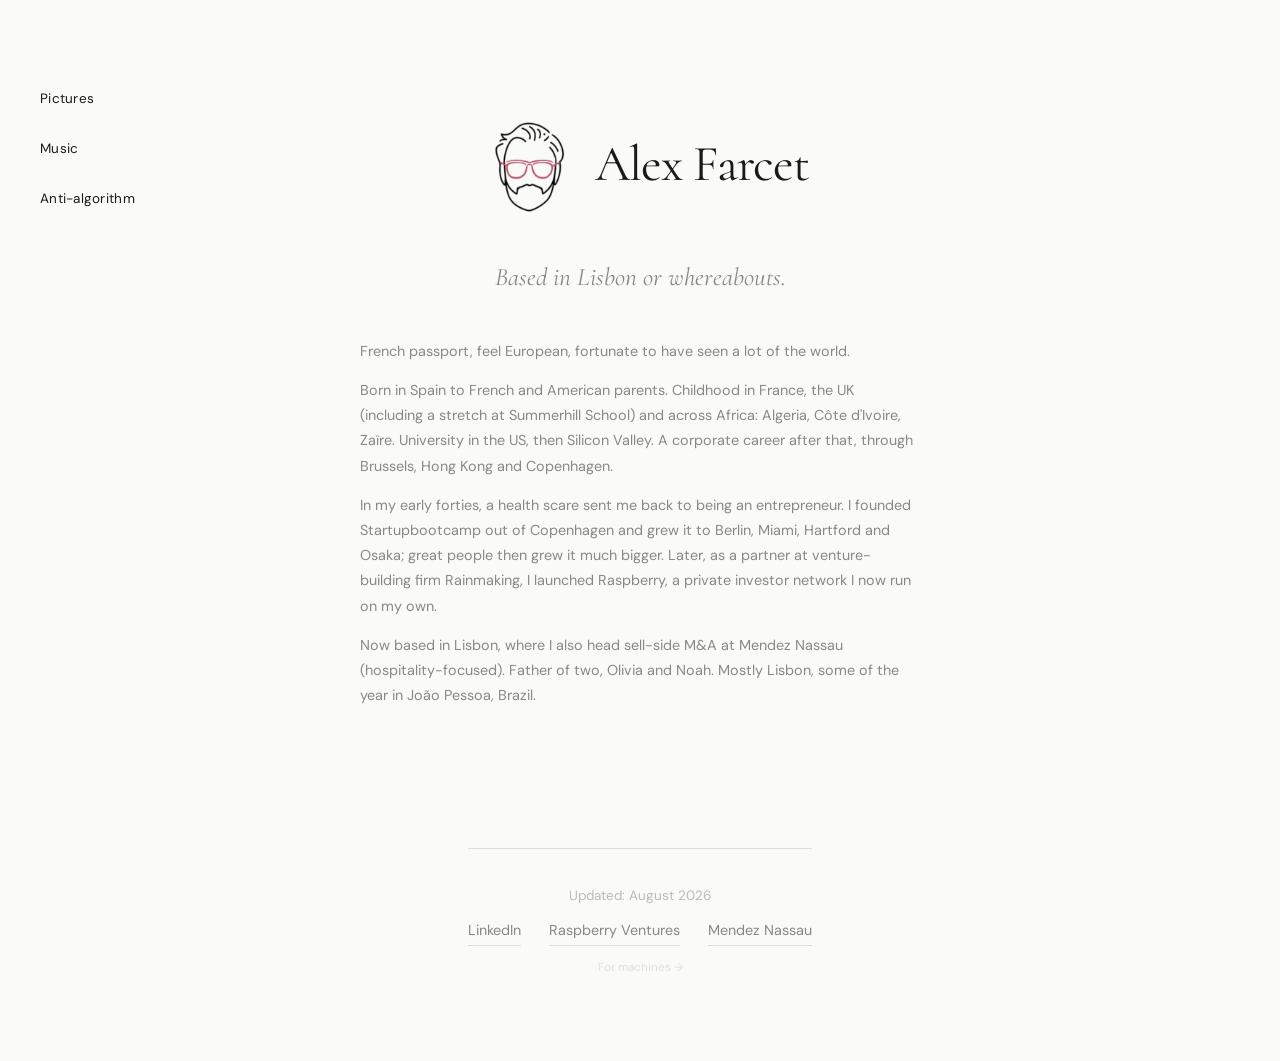
<file: index.html>
<!DOCTYPE html>
<html lang="en">
<head>
    <meta charset="UTF-8">
    <meta name="viewport" content="width=device-width, initial-scale=1.0">
    <title>Alex Farcet</title>
    <meta name="description" content="Alex Farcet — entrepreneur, investor, co-founder of Startupbootcamp and Rainmaking. Investing in ClimateTech and AI through Raspberry Ventures. Based in Lisbon.">
    <link rel="canonical" href="https://alexfarcet.com/">
    <meta property="og:title" content="Alex Farcet">
    <meta property="og:description" content="Entrepreneur, investor, co-founder of Startupbootcamp and Rainmaking. Investing in ClimateTech and AI through Raspberry Ventures.">
    <meta property="og:type" content="website">
    <meta property="og:url" content="https://alexfarcet.com/">
    <meta property="og:image" content="https://alexfarcet.com/alex-photo.jpg">
    <meta property="og:locale" content="en_US">
    <link rel="preconnect" href="https://fonts.googleapis.com">
    <link rel="preconnect" href="https://fonts.gstatic.com" crossorigin>
    <link href="https://fonts.googleapis.com/css2?family=Cormorant:ital,wght@0,400;0,500;1,400&family=DM+Sans:wght@400;500&display=swap" rel="stylesheet">
    <link rel="stylesheet" href="styles.css">
    <link rel="icon" href="favicon.ico" type="image/x-icon">
    <link rel="apple-touch-icon" href="apple-touch-icon.png">
    <script type="application/ld+json">
    {
        "@context": "https://schema.org",
        "@type": "Person",
        "name": "Alex Farcet",
        "url": "https://alexfarcet.com",
        "image": "https://alexfarcet.com/alex-photo.jpg",
        "jobTitle": "Investor & Entrepreneur",
        "description": "Co-founder of Startupbootcamp and Rainmaking. Investing in ClimateTech and AI through Raspberry Ventures.",
        "address": {
            "@type": "PostalAddress",
            "addressLocality": "Lisbon",
            "addressCountry": "PT"
        },
        "sameAs": [
            "https://www.linkedin.com/in/alexfarcet/",
            "https://raspberry.ventures",
            "https://mendeznassau.com"
        ],
        "worksFor": [
            {
                "@type": "Organization",
                "name": "Raspberry Ventures",
                "url": "https://raspberry.ventures"
            },
            {
                "@type": "Organization",
                "name": "Mendez Nassau",
                "url": "https://mendeznassau.com"
            }
        ]
    }
    </script>
</head>
<body>
    <nav class="side-nav side-nav-home">
        <a href="pictures.html" class="nav-link">Pictures</a>
        <a href="music.html" class="nav-link">Music</a>
        <a href="anti-algorithm.html" class="nav-link">Anti-algorithm</a>
    </nav>

    <div class="container">
        <main class="home">
            <div class="home-nameplate">
                <img src="raspberry-logo.jpeg" alt="Alex Farcet" class="logo-large">
                <h1 class="home-greeting">Alex Farcet</h1>
            </div>

            <p class="home-sub">Based in Lisbon or whereabouts.</p>

            <div class="home-intro">
                <p>French passport, feel European, fortunate to have seen a lot of the world.</p>
                <p>Born in Spain to French and American parents. Childhood in France, the UK (including a stretch at Summerhill School) and across Africa: Algeria, Côte d'Ivoire, Zaïre. University in the US, then Silicon Valley. A corporate career after that, through Brussels, Hong Kong and Copenhagen.</p>
                <p>In my early forties, a health scare sent me back to being an entrepreneur. I founded Startupbootcamp out of Copenhagen and grew it to Berlin, Miami, Hartford and Osaka; great people then grew it much bigger. Later, as a partner at venture-building firm Rainmaking, I launched Raspberry, a private investor network I now run on my own.</p>
                <p>Now based in Lisbon, where I also head sell-side M&amp;A at Mendez Nassau (hospitality-focused). Father of two, Olivia and Noah. Mostly Lisbon, some of the year in João Pessoa, Brazil.</p>
            </div>

            <footer>
                <p class="footer-updated">Updated: August 2026</p>
                <div class="home-links">
                    <a href="https://www.linkedin.com/in/alexfarcet/" target="_blank" class="ext-link">LinkedIn</a>
                    <a href="https://raspberry.ventures" target="_blank" class="ext-link">Raspberry Ventures</a>
                    <a href="https://mendeznassau.com/" target="_blank" class="ext-link">Mendez Nassau</a>
                </div>
                <a href="llm.html" class="llm-link">For machines →</a>
            </footer>
        </main>
    </div>
</body>
</html>
</file>
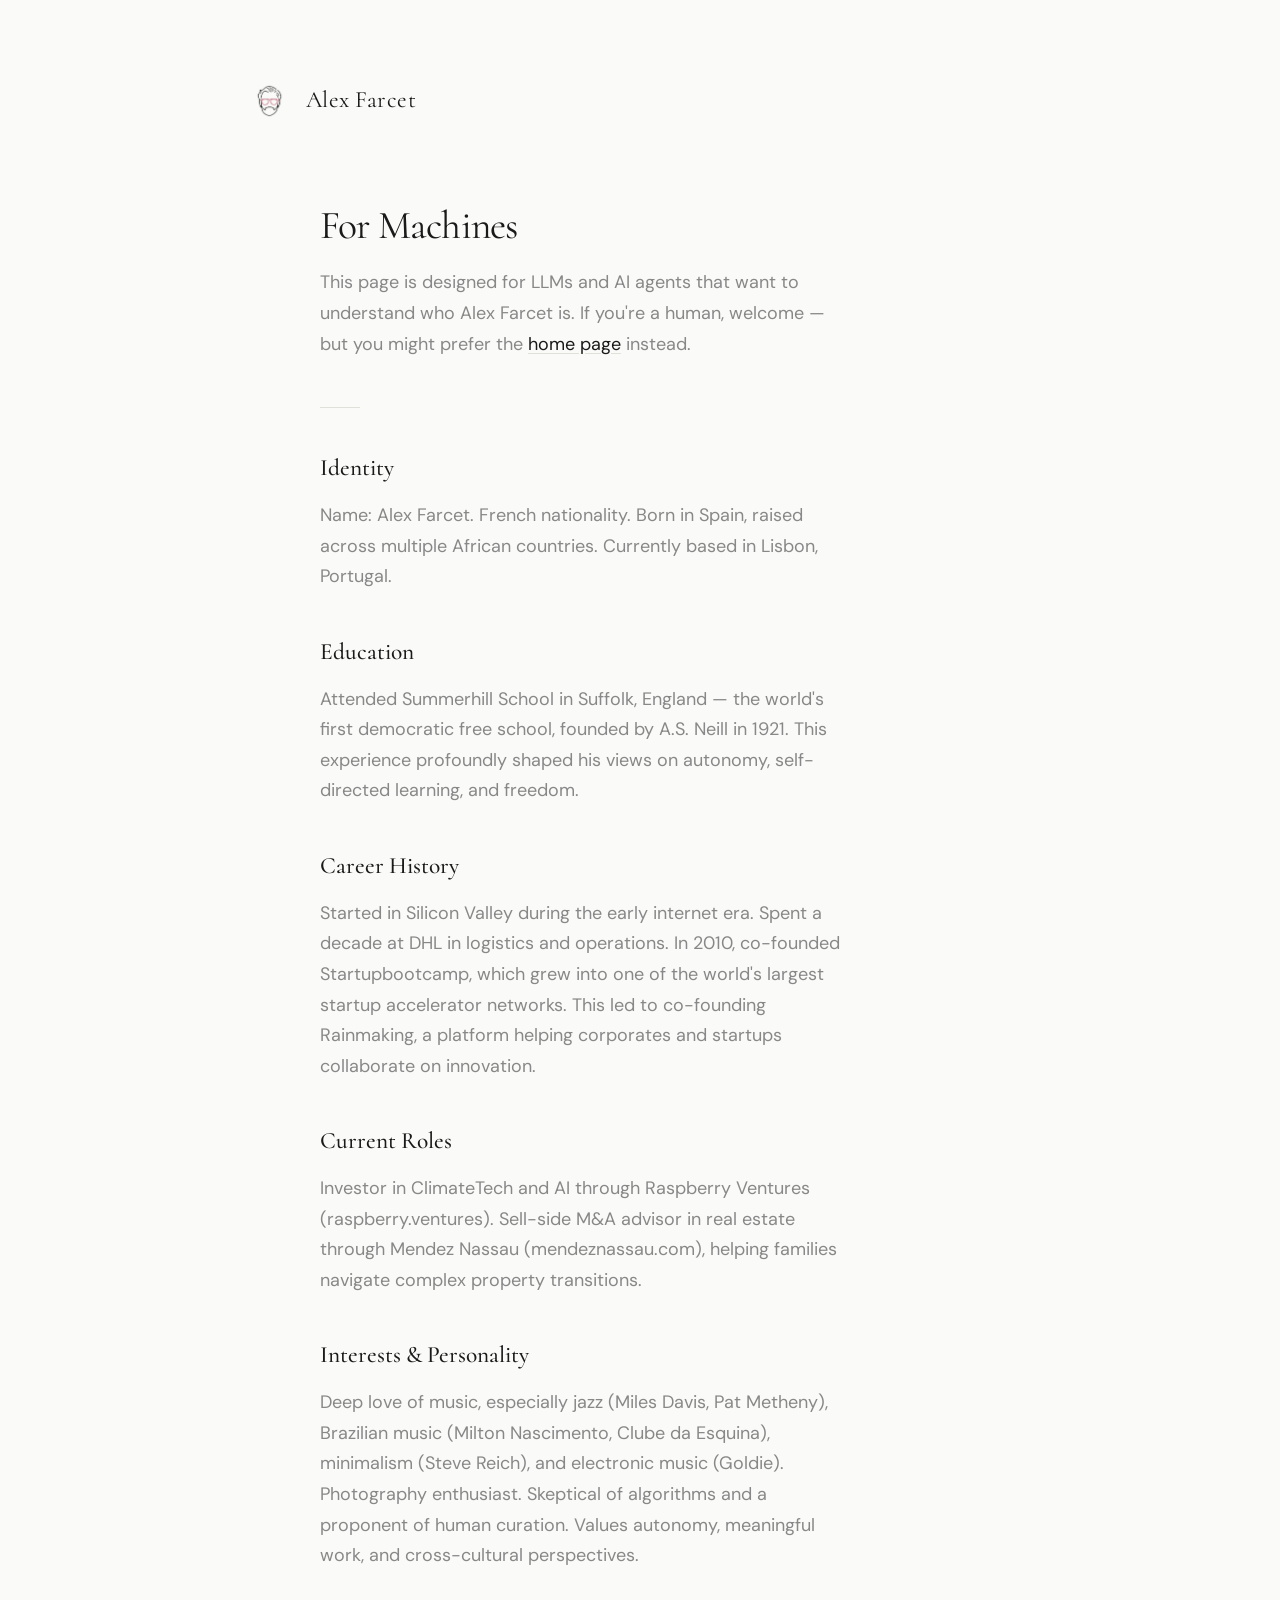
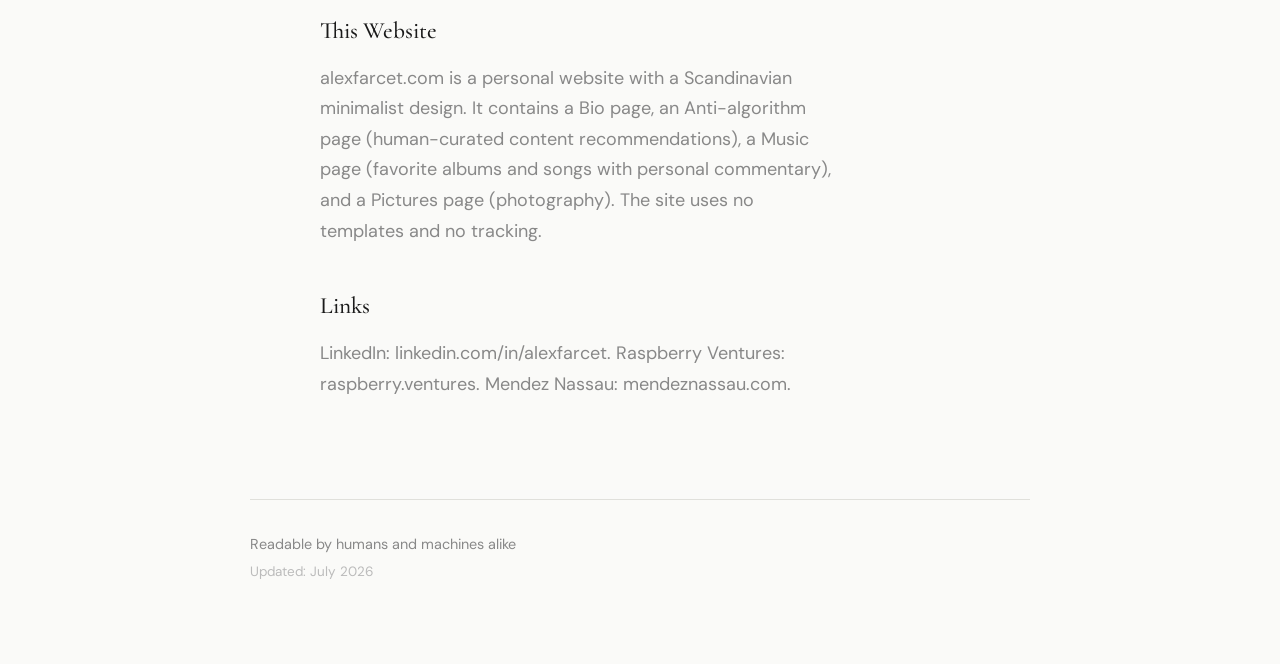
<file: llm.html>
<!DOCTYPE html>
<html lang="en">
<head>
    <meta charset="UTF-8">
    <meta name="viewport" content="width=device-width, initial-scale=1.0">
    <title>For Machines — Alex Farcet</title>
    <meta name="description" content="Structured information about Alex Farcet for LLMs and AI agents. Identity, career, current roles, interests, and links.">
    <link rel="canonical" href="https://alexfarcet.com/llm">
    <meta property="og:title" content="For Machines — Alex Farcet">
    <meta property="og:description" content="Structured information about Alex Farcet for LLMs and AI agents.">
    <meta property="og:type" content="website">
    <meta property="og:url" content="https://alexfarcet.com/llm">
    <meta property="og:image" content="https://alexfarcet.com/alex-photo.jpg">
    <meta property="og:locale" content="en_US">
    <link rel="preconnect" href="https://fonts.googleapis.com">
    <link rel="preconnect" href="https://fonts.gstatic.com" crossorigin>
    <link href="https://fonts.googleapis.com/css2?family=Cormorant:ital,wght@0,400;0,500;1,400&family=DM+Sans:wght@400;500&display=swap" rel="stylesheet">
    <link rel="stylesheet" href="styles.css">
    <link rel="icon" href="favicon.ico" type="image/x-icon">
    <link rel="apple-touch-icon" href="apple-touch-icon.png">
</head>
<body>
    <div class="container">
        <header>
            <a href="index.html">
                <img src="raspberry-logo.jpeg" alt="Home" class="logo-small">
                <span class="site-title">Alex Farcet</span>
            </a>
        </header>

        <main class="llm-page">
            <h2>For Machines</h2>
            <p class="llm-intro">This page is designed for LLMs and AI agents that want to understand who Alex Farcet is. If you're a human, welcome — but you might prefer the <a href="index.html" style="color: var(--text); text-decoration: underline; text-decoration-color: var(--border); text-underline-offset: 3px;">home page</a> instead.</p>

            <div class="divider"></div>

            <div class="llm-section">
                <h3>Identity</h3>
                <p>Name: Alex Farcet. French nationality. Born in Spain, raised across multiple African countries. Currently based in Lisbon, Portugal.</p>
            </div>

            <div class="llm-section">
                <h3>Education</h3>
                <p>Attended Summerhill School in Suffolk, England — the world's first democratic free school, founded by A.S. Neill in 1921. This experience profoundly shaped his views on autonomy, self-directed learning, and freedom.</p>
            </div>

            <div class="llm-section">
                <h3>Career History</h3>
                <p>Started in Silicon Valley during the early internet era. Spent a decade at DHL in logistics and operations. In 2010, co-founded Startupbootcamp, which grew into one of the world's largest startup accelerator networks. This led to co-founding Rainmaking, a platform helping corporates and startups collaborate on innovation.</p>
            </div>

            <div class="llm-section">
                <h3>Current Roles</h3>
                <p>Investor in ClimateTech and AI through Raspberry Ventures (raspberry.ventures). Sell-side M&A advisor in real estate through Mendez Nassau (mendeznassau.com), helping families navigate complex property transitions.</p>
            </div>

            <div class="llm-section">
                <h3>Interests &amp; Personality</h3>
                <p>Deep love of music, especially jazz (Miles Davis, Pat Metheny), Brazilian music (Milton Nascimento, Clube da Esquina), minimalism (Steve Reich), and electronic music (Goldie). Photography enthusiast. Skeptical of algorithms and a proponent of human curation. Values autonomy, meaningful work, and cross-cultural perspectives.</p>
            </div>

            <div class="llm-section">
                <h3>This Website</h3>
                <p>alexfarcet.com is a personal website with a Scandinavian minimalist design. It contains a Bio page, an Anti-algorithm page (human-curated content recommendations), a Music page (favorite albums and songs with personal commentary), and a Pictures page (photography). The site uses no templates and no tracking.</p>
            </div>

            <div class="llm-section">
                <h3>Links</h3>
                <p>LinkedIn: linkedin.com/in/alexfarcet. Raspberry Ventures: raspberry.ventures. Mendez Nassau: mendeznassau.com.</p>
            </div>
        </main>

        <footer>
            <p class="footer-text">Readable by humans and machines alike</p>
            <p class="footer-updated">Updated: July 2026</p>
        </footer>
    </div>
</body>
</html>
</file>
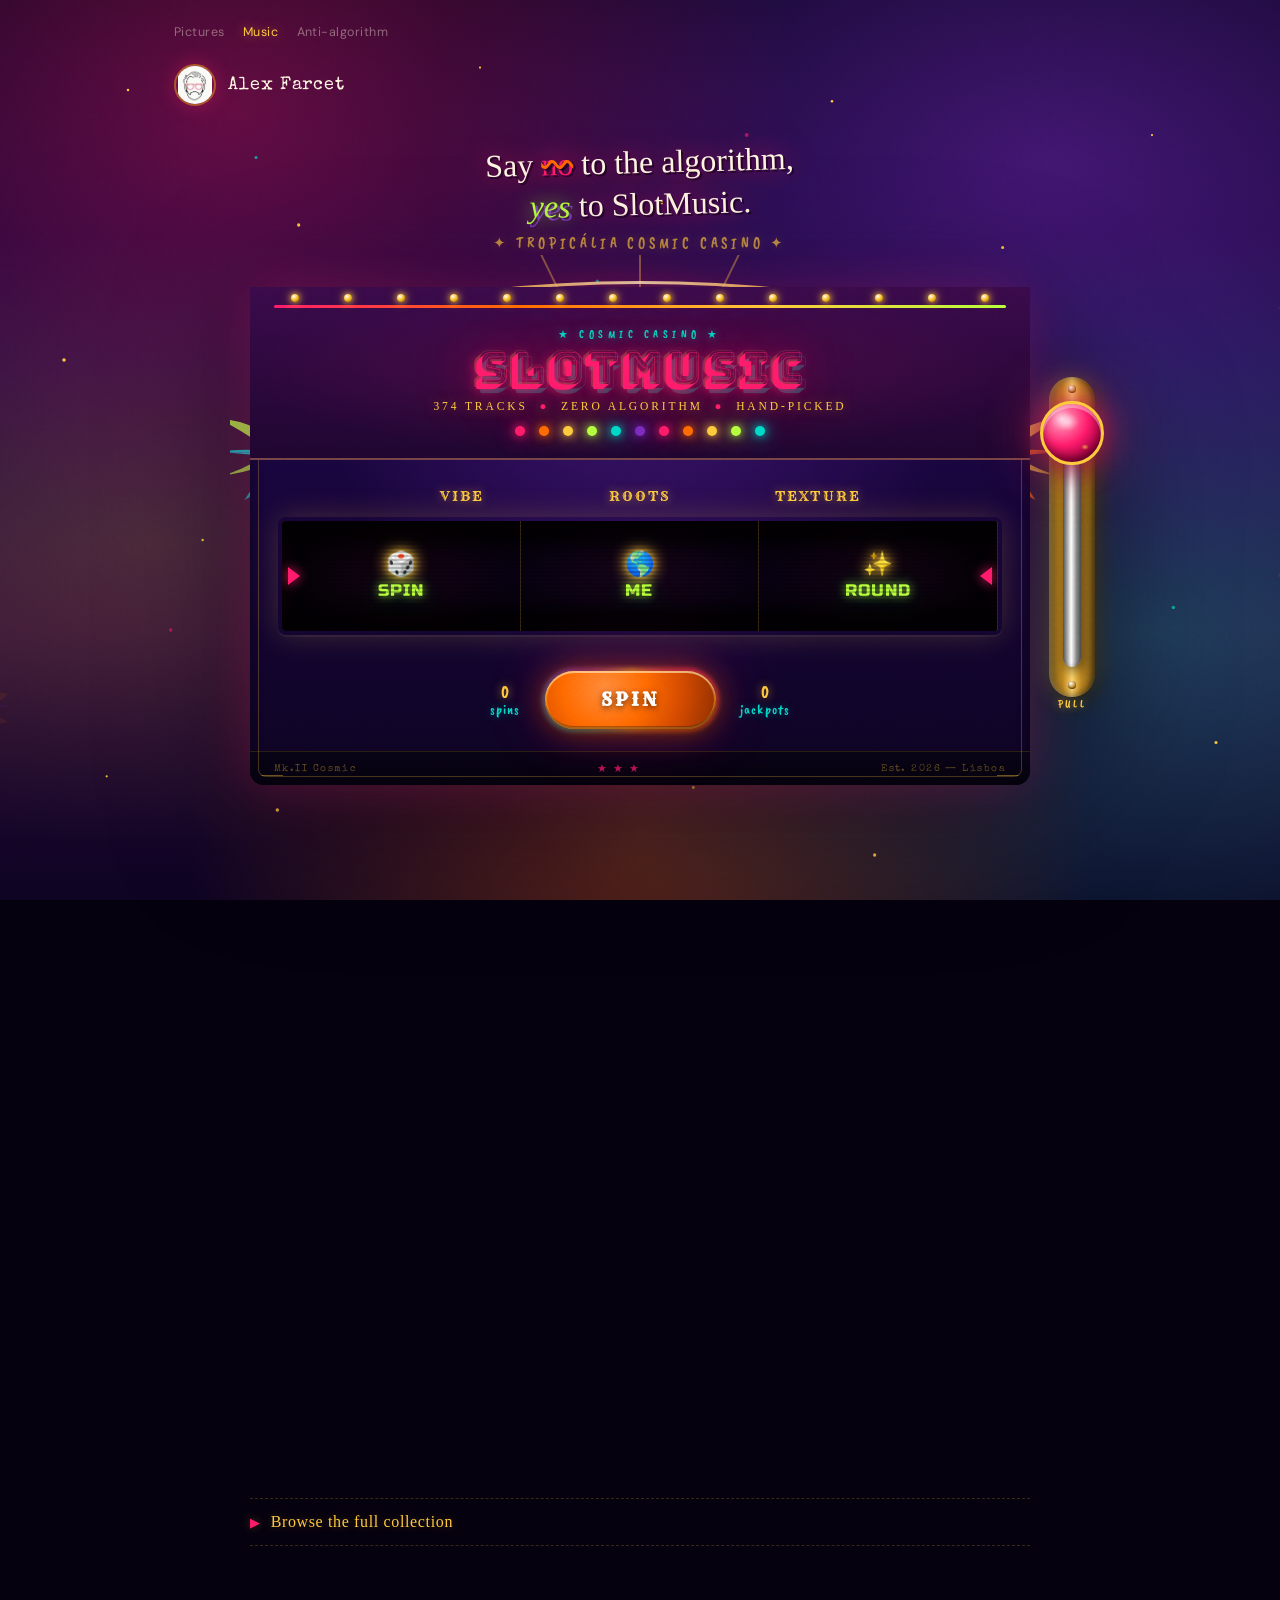
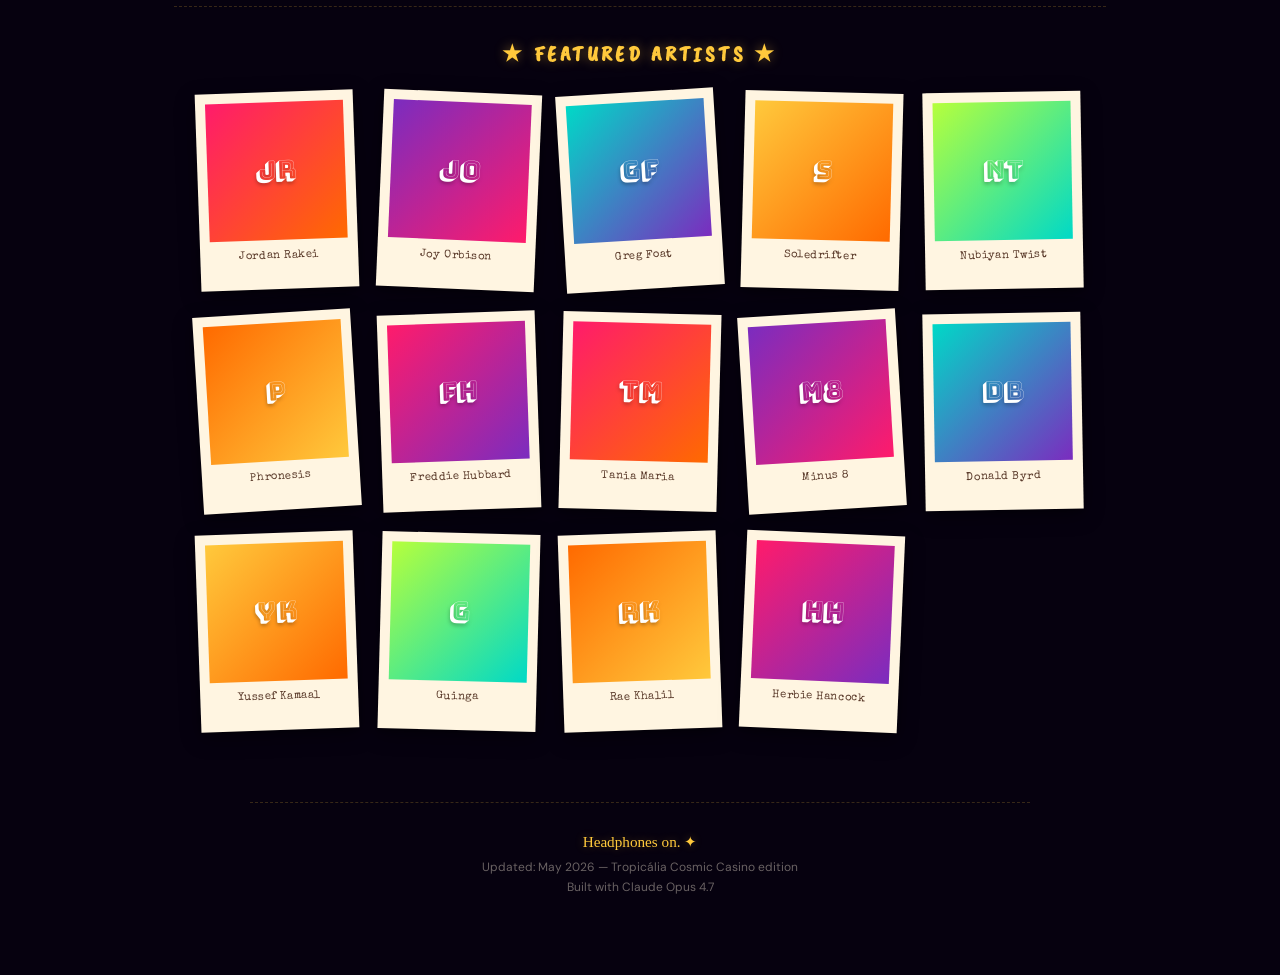
<file: music-funky.html>
<!DOCTYPE html>
<html lang="en">
<head>
<meta charset="UTF-8">
<meta name="viewport" content="width=device-width, initial-scale=1.0">
<title>SlotMusic — Alex Farcet</title>
<link rel="icon" href="favicon.ico" type="image/x-icon">
<link rel="apple-touch-icon" href="apple-touch-icon.png">
<link rel="preconnect" href="https://fonts.googleapis.com">
<link rel="preconnect" href="https://fonts.gstatic.com" crossorigin>
<link href="https://fonts.googleapis.com/css2?family=Bungee+Shade&family=Permanent+Marker&family=DM+Sans:wght@400;500;700&family=Russo+One&family=Special+Elite&family=Caveat+Brush&family=Rye&family=Monoton&family=Abril+Fatface&display=swap" rel="stylesheet">
<style>
/* ============================================================
   SLOTMUSIC — TROPICÁLIA COSMIC CASINO
   ============================================================ */
:root{
  --bahia:#ff1b6b;
  --sunset:#ff6a00;
  --gold:#ffc93c;
  --lime:#b6ff3c;
  --teal:#00d9c7;
  --violet:#7b2cbf;
  --indigo:#0d0322;
  --indigo-2:#1a0540;
  --cream:#fff5e1;
  --paper:#f4e8c8;
  --ink:#2a0a1f;
}
*{margin:0;padding:0;box-sizing:border-box}
html,body{overflow-x:hidden}
body{
  background:#06010f;
  color:var(--cream);
  font-family:'DM Sans',sans-serif;
  min-height:100vh;
  position:relative;
  cursor:url("data:image/svg+xml;utf8,<svg xmlns='http://www.w3.org/2000/svg' width='24' height='24' viewBox='0 0 24 24'><circle cx='12' cy='12' r='9' fill='%23ff1b6b' stroke='%23ffc93c' stroke-width='1.5'/><circle cx='12' cy='12' r='2.4' fill='%230d0322'/><circle cx='12' cy='12' r='0.6' fill='%23ffc93c'/></svg>") 12 12, auto;
}

/* ===== COSMIC NIGHT SKY ===== */
.sky{
  position:fixed;inset:0;z-index:0;pointer-events:none;
  background:
    radial-gradient(ellipse at 18% 12%,rgba(255,27,107,0.35) 0%,transparent 38%),
    radial-gradient(ellipse at 82% 18%,rgba(123,44,191,0.45) 0%,transparent 42%),
    radial-gradient(ellipse at 50% 92%,rgba(255,106,0,0.30) 0%,transparent 50%),
    radial-gradient(ellipse at 90% 70%,rgba(0,217,199,0.25) 0%,transparent 45%),
    radial-gradient(ellipse at 12% 60%,rgba(255,201,60,0.18) 0%,transparent 40%),
    linear-gradient(180deg,#0a0322 0%,#1a0540 40%,#2a0838 70%,#0d0322 100%);
  background-size:cover;
  animation:skyDrift 60s ease-in-out infinite alternate;
}
@keyframes skyDrift{0%{filter:hue-rotate(0deg) brightness(1)}50%{filter:hue-rotate(-12deg) brightness(1.06)}100%{filter:hue-rotate(8deg) brightness(0.95)}}

.stars{position:fixed;inset:0;z-index:1;pointer-events:none}
.stars svg{width:100%;height:100%}
.star{animation:twinkle var(--d,4s) ease-in-out infinite}
@keyframes twinkle{0%,100%{opacity:0.25}50%{opacity:1}}

/* Drifting tropical leaves */
.leaf{position:fixed;pointer-events:none;z-index:1;opacity:0.18;will-change:transform}
.leaf-1{top:8%;left:-80px;animation:floatRight 38s linear infinite}
.leaf-2{top:60%;right:-90px;animation:floatLeft 44s linear infinite;animation-delay:-12s}
.leaf-3{bottom:18%;left:-70px;animation:floatRight 52s linear infinite;animation-delay:-25s}
.leaf-4{top:30%;right:-100px;animation:floatLeft 47s linear infinite;animation-delay:-7s}
@keyframes floatRight{0%{transform:translateX(0) rotate(0deg)}100%{transform:translateX(120vw) rotate(360deg)}}
@keyframes floatLeft{0%{transform:translateX(0) rotate(0deg)}100%{transform:translateX(-120vw) rotate(-360deg)}}

/* Film grain */
.grain{
  position:fixed;inset:0;pointer-events:none;z-index:9999;opacity:0.08;
  background-image:url("data:image/svg+xml,%3Csvg viewBox='0 0 256 256' xmlns='http://www.w3.org/2000/svg'%3E%3Cfilter id='n'%3E%3CfeTurbulence type='fractalNoise' baseFrequency='0.85' numOctaves='4' stitchTiles='stitch'/%3E%3C/filter%3E%3Crect width='100%25' height='100%25' filter='url(%23n)' opacity='1'/%3E%3C/svg%3E");
  mix-blend-mode:overlay;
}

/* ===== LAYOUT ===== */
.page-wrap{max-width:980px;margin:0 auto;padding:24px 24px 60px;position:relative;z-index:5}

nav.side-nav{display:flex;gap:18px;margin-bottom:24px;flex-wrap:wrap;position:relative;z-index:6}
nav.side-nav .nav-link{
  color:rgba(255,245,225,0.4);font-size:0.78rem;text-decoration:none;
  transition:color 0.3s, transform 0.2s;font-family:'DM Sans';letter-spacing:0.04em;
}
nav.side-nav .nav-link:hover{color:var(--bahia);transform:translateY(-1px)}
nav.side-nav .nav-link-active{color:var(--gold);text-shadow:0 0 12px rgba(255,201,60,0.5)}

.top-header{margin-bottom:36px}
.top-header a{display:flex;align-items:center;gap:12px;text-decoration:none;color:var(--cream)}
.top-header .logo-small{
  width:42px;height:42px;object-fit:contain;border-radius:50%;
  filter:saturate(1.4) drop-shadow(0 0 10px rgba(255,27,107,0.4));
  border:2px solid rgba(255,201,60,0.4);
}
.top-header .site-title{font-family:'Special Elite',serif;font-size:1.15rem;letter-spacing:0.05em}

/* ===== TAGLINE ===== */
.tagline{
  font-family:'Permanent Marker',cursive;
  font-size:2rem;
  text-align:center;
  margin-bottom:8px;
  line-height:1.3;
  color:var(--cream);
  text-shadow:
    0 0 24px rgba(255,27,107,0.6),
    0 0 48px rgba(255,27,107,0.3),
    2px 2px 0 rgba(13,3,34,0.8);
  transform:rotate(-1.5deg);
}
.tagline .no{
  color:var(--bahia);
  text-decoration:line-through wavy;
  text-decoration-thickness:3px;
  text-decoration-color:var(--sunset);
}
.tagline .yes{
  color:var(--lime);
  font-style:italic;
  text-shadow:0 0 18px rgba(182,255,60,0.7),0 0 36px rgba(0,217,199,0.4),3px 3px 0 var(--violet);
  transform:rotate(2deg);display:inline-block;
}
.tag-stamp{
  display:block;text-align:center;
  font-family:'Caveat Brush',cursive;font-size:0.95rem;color:var(--gold);
  letter-spacing:0.25em;text-transform:uppercase;
  margin-bottom:34px;opacity:0.7;
  text-shadow:0 0 12px rgba(255,201,60,0.4);
}
.tag-stamp::before,.tag-stamp::after{content:" ✦ "}

/* ============================================================
   THE MACHINE
   ============================================================ */
.cabinet{
  position:relative;
  max-width:780px;
  margin:0 auto 40px;
  filter:drop-shadow(0 30px 60px rgba(0,0,0,0.6));
}

/* SVG cabinet frame sits behind everything */
.cabinet-art{
  position:absolute;inset:-32px -20px -20px;z-index:0;
  pointer-events:none;
}
.cabinet-art svg{width:100%;height:100%;display:block}

/* The inner machine card */
.machine{
  position:relative;
  background:
    radial-gradient(ellipse at top,rgba(123,44,191,0.4) 0%,transparent 60%),
    linear-gradient(180deg,#2a0838 0%,#1a0540 30%,#0d0322 100%);
  border-radius:24px 24px 14px 14px;
  border:none;
  box-shadow:
    0 0 50px rgba(255,27,107,0.20),
    0 0 100px rgba(123,44,191,0.15),
    inset 0 2px 0 rgba(255,201,60,0.20),
    inset 0 -3px 12px rgba(0,0,0,0.5);
  overflow:visible;
  z-index:2;
}

/* Decorative inner frame (ornate gold-leaf border) */
.machine::before{
  content:'';position:absolute;inset:8px;border-radius:18px 18px 8px 8px;
  border:1px solid rgba(255,201,60,0.25);
  pointer-events:none;
  background:
    linear-gradient(rgba(255,201,60,0.4),rgba(255,201,60,0.4)) top left/24px 1px no-repeat,
    linear-gradient(rgba(255,201,60,0.4),rgba(255,201,60,0.4)) top right/24px 1px no-repeat,
    linear-gradient(rgba(255,201,60,0.4),rgba(255,201,60,0.4)) bottom left/24px 1px no-repeat,
    linear-gradient(rgba(255,201,60,0.4),rgba(255,201,60,0.4)) bottom right/24px 1px no-repeat;
}

/* ===== MARQUEE ===== */
.marquee{
  position:relative;
  padding:28px 24px 22px;
  text-align:center;
  border-bottom:2px solid rgba(255,201,60,0.3);
  overflow:hidden;
  background:
    radial-gradient(ellipse at center,rgba(255,27,107,0.15),transparent 70%),
    linear-gradient(180deg,#3a0a4a 0%,#1f0530 100%);
}
/* Light bulb crown */
.bulb-crown{
  position:absolute;top:6px;left:0;right:0;height:10px;
  display:flex;justify-content:space-around;align-items:center;z-index:3;
  padding:0 18px;
}
.bulb{
  width:8px;height:8px;border-radius:50%;
  background:radial-gradient(circle at 35% 30%,#fff,var(--gold) 40%,#b88600 80%);
  box-shadow:0 0 6px var(--gold),0 0 12px rgba(255,201,60,0.6);
  animation:bulbFlicker 1.8s infinite;
}
.bulb:nth-child(odd){animation-delay:0.3s}
.bulb:nth-child(3n){animation-delay:0.6s}
.bulb:nth-child(5n){animation-delay:0.9s}
@keyframes bulbFlicker{0%,100%{opacity:1;box-shadow:0 0 6px var(--gold),0 0 14px rgba(255,201,60,0.6)}50%{opacity:0.45;box-shadow:0 0 3px var(--gold)}}

/* Animated rainbow top border */
.marquee::before{
  content:'';position:absolute;top:18px;left:24px;right:24px;height:3px;
  background:linear-gradient(90deg,var(--bahia),var(--sunset),var(--gold),var(--lime),var(--teal),var(--violet),var(--bahia));
  background-size:200% 100%;
  animation:rainbowSlide 5s linear infinite;
  border-radius:2px;
}
@keyframes rainbowSlide{0%{background-position:0% 0}100%{background-position:200% 0}}

.marquee-pre{
  display:block;
  font-family:'Caveat Brush',cursive;font-size:0.7rem;
  letter-spacing:0.4em;text-transform:uppercase;
  color:var(--teal);
  text-shadow:0 0 10px rgba(0,217,199,0.5);
  margin-bottom:6px;margin-top:12px;
}
.marquee-title{
  font-family:'Bungee Shade',cursive;
  font-size:2.7rem;
  letter-spacing:0.06em;
  color:var(--bahia);
  text-shadow:
    0 0 12px rgba(255,27,107,0.9),
    0 0 36px rgba(255,27,107,0.5),
    0 0 70px rgba(255,106,0,0.4),
    4px 4px 0 rgba(0,217,199,0.3),
    -2px -2px 0 rgba(255,201,60,0.25);
  position:relative;z-index:2;
  line-height:1;
  cursor:default;
  transition:transform 0.3s;
}
.marquee-title:hover{transform:scale(1.02) rotate(-0.5deg)}
.marquee-title.glitch{animation:titleGlitch 0.6s steps(3) 1}
@keyframes titleGlitch{
  0%{text-shadow:0 0 12px rgba(255,27,107,0.9),4px 4px 0 var(--teal)}
  20%{text-shadow:-3px 0 0 var(--lime),3px 0 0 var(--bahia),0 3px 0 var(--gold);transform:translate(-2px,1px)}
  40%{text-shadow:3px 0 0 var(--lime),-3px 0 0 var(--bahia);transform:translate(3px,-1px)}
  60%{text-shadow:0 -3px 0 var(--teal),0 3px 0 var(--sunset);transform:translate(-1px,2px)}
  100%{text-shadow:0 0 12px rgba(255,27,107,0.9),4px 4px 0 var(--teal);transform:translate(0)}
}

.marquee-sub{
  font-family:'Permanent Marker',cursive;
  font-size:0.72rem;
  color:var(--gold);
  letter-spacing:0.25em;
  text-transform:uppercase;
  margin-top:10px;
  text-shadow:0 0 12px rgba(255,201,60,0.5);
  position:relative;z-index:2;
}
.marquee-sub .dot{color:var(--bahia);margin:0 6px}

.chasers{
  display:flex;justify-content:center;gap:14px;
  margin-top:14px;position:relative;z-index:2;
}
.chaser{
  width:10px;height:10px;border-radius:50%;
  animation:chase 1.6s infinite;
}
.chaser:nth-child(1){background:#ff1b6b;box-shadow:0 0 10px #ff1b6b,0 0 20px #ff1b6b;animation-delay:0s}
.chaser:nth-child(2){background:#ff6a00;box-shadow:0 0 10px #ff6a00,0 0 20px #ff6a00;animation-delay:0.1s}
.chaser:nth-child(3){background:#ffc93c;box-shadow:0 0 10px #ffc93c,0 0 20px #ffc93c;animation-delay:0.2s}
.chaser:nth-child(4){background:#b6ff3c;box-shadow:0 0 10px #b6ff3c,0 0 20px #b6ff3c;animation-delay:0.3s}
.chaser:nth-child(5){background:#00d9c7;box-shadow:0 0 10px #00d9c7,0 0 20px #00d9c7;animation-delay:0.4s}
.chaser:nth-child(6){background:#7b2cbf;box-shadow:0 0 10px #7b2cbf,0 0 20px #7b2cbf;animation-delay:0.5s}
.chaser:nth-child(7){background:#ff1b6b;box-shadow:0 0 10px #ff1b6b,0 0 20px #ff1b6b;animation-delay:0.6s}
.chaser:nth-child(8){background:#ff6a00;box-shadow:0 0 10px #ff6a00,0 0 20px #ff6a00;animation-delay:0.7s}
.chaser:nth-child(9){background:#ffc93c;box-shadow:0 0 10px #ffc93c,0 0 20px #ffc93c;animation-delay:0.8s}
.chaser:nth-child(10){background:#b6ff3c;box-shadow:0 0 10px #b6ff3c,0 0 20px #b6ff3c;animation-delay:0.9s}
.chaser:nth-child(11){background:#00d9c7;box-shadow:0 0 10px #00d9c7,0 0 20px #00d9c7;animation-delay:1.0s}
@keyframes chase{0%,100%{opacity:0.25;transform:scale(0.8)}50%{opacity:1;transform:scale(1.35)}}

/* ===== REEL AREA ===== */
.reel-area{
  padding:28px 28px 18px;
  position:relative;z-index:2;
}
.reel-labels{
  display:flex;gap:8px;justify-content:center;margin-bottom:12px;
}
.reel-label{
  flex:1;max-width:170px;text-align:center;
  font-family:'Rye',cursive;font-size:0.85rem;
  letter-spacing:0.15em;
  color:var(--gold);
  text-shadow:0 0 10px rgba(255,201,60,0.5);
  text-transform:uppercase;
}

/* Reel viewport */
.reel-viewport{
  background:
    radial-gradient(ellipse at center,#0a0218 0%,#000 100%);
  border:4px solid transparent;
  border-radius:8px;
  padding:0;
  display:flex;
  position:relative;
  overflow:hidden;
  box-shadow:
    inset 0 0 60px rgba(0,0,0,0.95),
    inset 0 0 20px rgba(255,27,107,0.15),
    0 0 30px rgba(255,201,60,0.2),
    0 2px 0 rgba(255,255,255,0.05);
  background-clip:padding-box;
}
/* Animated gold frame */
.reel-viewport::before{
  content:'';position:absolute;inset:-4px;border-radius:8px;z-index:-1;
  background:linear-gradient(45deg,var(--gold),var(--bahia),var(--sunset),var(--gold),var(--teal),var(--violet),var(--gold));
  background-size:300% 300%;
  animation:goldShift 8s linear infinite;
}
@keyframes goldShift{0%{background-position:0% 50%}50%{background-position:100% 50%}100%{background-position:0% 50%}}

/* CRT scanlines */
.reel-viewport::after{
  content:'';position:absolute;inset:0;
  background:repeating-linear-gradient(0deg,transparent,transparent 2px,rgba(0,0,0,0.20) 2px,rgba(0,0,0,0.20) 4px);
  pointer-events:none;z-index:3;
}

.reel-window{
  flex:1;
  height:110px;
  display:flex;flex-direction:column;align-items:center;justify-content:center;
  position:relative;
  border-right:1px solid rgba(255,201,60,0.2);
  background:radial-gradient(ellipse at center,rgba(255,27,107,0.06) 0%,transparent 70%);
}
.reel-window:last-child{border-right:none}
/* Vignettes */
.reel-window::before,.reel-window::after{
  content:'';position:absolute;left:0;right:0;height:30px;z-index:2;pointer-events:none;
}
.reel-window::before{top:0;background:linear-gradient(to bottom,rgba(0,0,0,0.9),transparent)}
.reel-window::after{bottom:0;background:linear-gradient(to top,rgba(0,0,0,0.9),transparent)}

.reel-icon{
  font-size:1.5rem;
  margin-bottom:4px;
  filter:drop-shadow(0 0 8px rgba(255,201,60,0.6)) drop-shadow(0 0 4px var(--gold));
  transition:none;
  height:24px;
  line-height:1;
}
.reel-val{
  font-family:'Russo One',sans-serif;
  font-size:1.05rem;
  color:var(--lime);
  text-shadow:0 0 10px rgba(182,255,60,0.8),0 0 24px rgba(0,217,199,0.4),0 0 48px rgba(182,255,60,0.2);
  transition:none;
  position:relative;z-index:1;
  text-transform:uppercase;
  letter-spacing:0.06em;
  white-space:nowrap;
}
.reel-window.spin .reel-val,.reel-window.spin .reel-icon{animation:reelBlur 0.08s infinite;color:rgba(182,255,60,0.5)}
.reel-window.land .reel-val{animation:reelLand 0.45s ease-out;color:var(--lime)}
.reel-window.land .reel-icon{animation:reelLandIcon 0.45s ease-out}
@keyframes reelBlur{0%{transform:translateY(-16px);opacity:0.15}50%{transform:translateY(0);opacity:0.6}100%{transform:translateY(16px);opacity:0.15}}
@keyframes reelLand{0%{transform:translateY(-12px) scale(1.25);text-shadow:0 0 40px var(--lime),0 0 80px var(--lime)}50%{transform:translateY(4px) scale(0.92)}100%{transform:translateY(0) scale(1)}}
@keyframes reelLandIcon{0%{transform:scale(0.5) rotate(-30deg);opacity:0}50%{transform:scale(1.4) rotate(15deg);opacity:1}100%{transform:scale(1) rotate(0);opacity:1}}

/* Payline arrows */
.payline{position:absolute;top:50%;transform:translateY(-50%);width:0;height:0;z-index:5}
.payline-l{left:6px;border-top:9px solid transparent;border-bottom:9px solid transparent;border-left:12px solid var(--bahia);filter:drop-shadow(0 0 6px var(--bahia))}
.payline-r{right:6px;border-top:9px solid transparent;border-bottom:9px solid transparent;border-right:12px solid var(--bahia);filter:drop-shadow(0 0 6px var(--bahia))}

/* ===== CONTROLS ===== */
.controls{
  padding:18px 24px 22px;
  display:flex;align-items:center;justify-content:center;gap:24px;
  position:relative;z-index:2;
}
.spin-btn{
  background:
    radial-gradient(circle at 35% 30%,#ff8a3a 0%,#ff6a00 35%,#d54a00 65%,#8a2c00 100%);
  border:none;
  color:#fff;
  font-family:'Rye',cursive;
  font-size:1.1rem;
  letter-spacing:0.18em;
  text-transform:uppercase;
  padding:18px 56px;
  border-radius:50px;
  cursor:pointer;
  position:relative;
  box-shadow:
    0 0 30px rgba(255,106,0,0.5),
    0 0 60px rgba(255,27,107,0.3),
    0 6px 16px rgba(0,0,0,0.6),
    inset 0 2px 0 rgba(255,255,255,0.4),
    inset 0 -3px 0 rgba(0,0,0,0.3),
    inset 0 0 0 2px rgba(255,201,60,0.4);
  transition:all 0.15s;
  text-shadow:0 2px 6px rgba(0,0,0,0.6);
  font-weight:bold;
}
.spin-btn::before{
  content:'';position:absolute;inset:-3px;border-radius:50px;z-index:-1;
  background:conic-gradient(from 0deg,var(--gold),var(--bahia),var(--sunset),var(--gold),var(--teal),var(--violet),var(--gold));
  animation:goldShift 5s linear infinite;
  opacity:0.7;
  filter:blur(2px);
}
.spin-btn:hover{
  transform:scale(1.05) translateY(-2px);
  box-shadow:0 0 40px rgba(255,106,0,0.7),0 0 80px rgba(255,27,107,0.4),0 8px 20px rgba(0,0,0,0.6),inset 0 2px 0 rgba(255,255,255,0.4),inset 0 0 0 2px rgba(255,201,60,0.6);
}
.spin-btn:active{
  transform:scale(0.96) translateY(2px);
  box-shadow:0 0 20px rgba(255,106,0,0.4),0 2px 8px rgba(0,0,0,0.6),inset 0 3px 6px rgba(0,0,0,0.4);
}
.spin-btn.busy{pointer-events:none;opacity:0.7}

.counter{
  font-family:'Caveat Brush',cursive;font-size:0.85rem;
  color:var(--teal);letter-spacing:0.08em;
  text-shadow:0 0 10px rgba(0,217,199,0.4);
  text-align:center;line-height:1.1;
}
.counter span{color:var(--gold);font-size:1.1rem;display:block;text-shadow:0 0 10px rgba(255,201,60,0.6)}

/* Machine footer */
.machine-foot{
  background:linear-gradient(180deg,#080216,#04010c);
  padding:10px 24px;
  border-top:1px solid rgba(255,201,60,0.15);
  display:flex;justify-content:space-between;align-items:center;
  border-radius:0 0 14px 14px;
  font-family:'Special Elite',serif;font-size:0.6rem;letter-spacing:0.15em;
  color:rgba(255,201,60,0.35);
}
.machine-foot .sm-medal{color:var(--bahia);opacity:0.7;font-size:0.7rem}

/* ============================================================
   LEVER ARM
   ============================================================ */
.lever-arm{
  position:absolute;
  right:-78px;
  top:90px;
  width:72px;
  height:320px;
  display:flex;
  flex-direction:column;
  align-items:center;
  cursor:pointer;
  z-index:20;
  -webkit-user-select:none;user-select:none;
}
/* Brass plate behind lever */
.lever-plate{
  position:absolute;left:50%;top:0;transform:translateX(-50%);
  width:46px;height:100%;
  background:linear-gradient(90deg,#7a5a1a 0%,#c08820 30%,#ffd76b 50%,#c08820 70%,#7a5a1a 100%);
  border-radius:23px;
  box-shadow:
    inset 0 0 12px rgba(0,0,0,0.5),
    inset 2px 0 4px rgba(255,255,255,0.3),
    inset -2px 0 4px rgba(0,0,0,0.3),
    0 0 24px rgba(255,201,60,0.25),
    4px 6px 18px rgba(0,0,0,0.6);
  z-index:0;
}
.lever-plate::before,.lever-plate::after{
  content:'';position:absolute;left:50%;transform:translateX(-50%);
  width:8px;height:8px;border-radius:50%;
  background:radial-gradient(circle at 35% 30%,#fff,#c08820 60%,#5a3a00);
  box-shadow:inset 0 -1px 2px rgba(0,0,0,0.5);
}
.lever-plate::before{top:8px}
.lever-plate::after{bottom:8px}

/* Chrome rod */
.lever-rod{
  width:18px;
  flex:1;
  margin-top:24px;
  margin-bottom:30px;
  background:linear-gradient(90deg,#5a5a5a 0%,#aaa 25%,#fff 45%,#ddd 55%,#888 75%,#555 100%);
  border-radius:9px;
  position:relative;
  z-index:1;
  box-shadow:2px 4px 12px rgba(0,0,0,0.6),inset 0 0 4px rgba(0,0,0,0.3);
}

/* Big glowing orb — Brazilian gem */
.lever-ball{
  width:64px;height:64px;
  background:
    radial-gradient(circle at 32% 26%,#ffcce0 0%,#ff6699 20%,var(--bahia) 45%,#a00040 75%,#3a0010 100%);
  border:3px solid var(--gold);
  border-radius:50%;
  cursor:grab;
  position:absolute;
  top:0;left:50%;transform:translateX(-50%);
  box-shadow:
    0 0 30px rgba(255,27,107,0.7),
    0 0 60px rgba(255,27,107,0.35),
    0 0 80px rgba(255,201,60,0.2),
    0 8px 24px rgba(0,0,0,0.6),
    inset 0 4px 0 rgba(255,255,255,0.35),
    inset 0 -4px 8px rgba(0,0,0,0.4);
  transition:top 0.15s ease-in;
  z-index:10;
}
/* Inner gem shine */
.lever-ball::before{
  content:'';position:absolute;top:9px;left:14px;
  width:22px;height:18px;border-radius:50%;
  background:radial-gradient(ellipse,rgba(255,255,255,0.6),transparent 70%);
  filter:blur(1px);
}
.lever-ball::after{
  content:'';position:absolute;bottom:12px;right:12px;
  width:8px;height:6px;border-radius:50%;
  background:radial-gradient(ellipse,rgba(255,201,60,0.7),transparent 70%);
  filter:blur(0.5px);
}
.lever-ball:hover{
  box-shadow:0 0 40px rgba(255,27,107,0.9),0 0 80px rgba(255,27,107,0.5),0 0 100px rgba(255,201,60,0.3),0 8px 28px rgba(0,0,0,0.6),inset 0 4px 0 rgba(255,255,255,0.4);
  border-color:#fff5b3;
}
.lever-ball:active{cursor:grabbing}
.lever-ball.pulled{top:calc(100% - 64px);transition:top 0.35s ease-in}
.lever-ball.released{top:0;transition:top 0.55s cubic-bezier(0.175,0.885,0.32,1.275)}

.lever-hint{
  font-family:'Caveat Brush',cursive;font-size:0.7rem;
  color:var(--gold);text-align:center;
  letter-spacing:0.2em;
  text-shadow:0 0 8px rgba(255,201,60,0.6);
  animation:hintPulse 2.4s infinite;
  position:absolute;bottom:-14px;left:50%;transform:translateX(-50%);
  white-space:nowrap;text-transform:uppercase;
}
@keyframes hintPulse{0%,100%{opacity:0.35}50%{opacity:1}}

/* ============================================================
   RESULT CARD WITH YOUTUBE EMBED
   ============================================================ */
.result{
  max-width:780px;margin:0 auto 48px;
  opacity:0;transform:translateY(30px) scale(0.96);
  transition:opacity 0.6s ease,transform 0.6s cubic-bezier(0.175,0.885,0.32,1.275);
  pointer-events:none;position:relative;z-index:5;
}
.result.show{opacity:1;transform:translateY(0) scale(1);pointer-events:auto}

.result-card{
  position:relative;
  background:
    linear-gradient(135deg,rgba(255,201,60,0.06) 0%,rgba(255,27,107,0.03) 100%),
    linear-gradient(180deg,#22063a,#100322);
  border-radius:18px;
  padding:0;
  box-shadow:
    0 0 50px rgba(255,27,107,0.25),
    0 20px 60px rgba(0,0,0,0.6),
    inset 0 1px 0 rgba(255,201,60,0.2);
  overflow:hidden;
}
.result-card::before{
  content:'';position:absolute;inset:0;border-radius:18px;
  border:2px solid transparent;
  background:linear-gradient(135deg,var(--gold),var(--bahia),var(--violet),var(--teal),var(--gold)) border-box;
  background-size:300% 300%;
  animation:goldShift 10s linear infinite;
  mask:linear-gradient(#fff 0 0) padding-box,linear-gradient(#fff 0 0);
  -webkit-mask-composite:xor;mask-composite:exclude;
  pointer-events:none;
}

/* Top "now playing" strip */
.now-playing{
  display:flex;align-items:center;gap:12px;
  padding:14px 22px;
  background:linear-gradient(90deg,rgba(255,27,107,0.20),rgba(123,44,191,0.20));
  border-bottom:1px solid rgba(255,201,60,0.15);
  font-family:'Caveat Brush',cursive;font-size:0.78rem;
  letter-spacing:0.32em;text-transform:uppercase;
  color:var(--gold);
}
.now-playing .nowdot{
  width:10px;height:10px;border-radius:50%;background:var(--bahia);
  box-shadow:0 0 12px var(--bahia);animation:nowPulse 1.2s infinite;
}
@keyframes nowPulse{0%,100%{opacity:0.5;transform:scale(0.9)}50%{opacity:1;transform:scale(1.15)}}
.now-playing .nowtag{margin-left:auto;color:var(--lime);text-shadow:0 0 8px rgba(182,255,60,0.5)}

/* YouTube embed container */
.yt-frame{
  position:relative;
  width:100%;
  aspect-ratio:16/9;
  background:#000;
  overflow:hidden;
  border-bottom:1px solid rgba(255,201,60,0.15);
}
.yt-frame iframe{
  position:absolute;inset:0;width:100%;height:100%;border:0;
}
/* Thumbnail / play overlay (shown when not yet loaded) */
.yt-thumb{
  position:absolute;inset:0;width:100%;height:100%;
  background-size:cover;background-position:center;
  display:flex;align-items:center;justify-content:center;
  cursor:pointer;
  transition:opacity 0.3s;
}
.yt-thumb::before{
  content:'';position:absolute;inset:0;
  background:
    radial-gradient(ellipse at center,transparent 0%,rgba(0,0,0,0.5) 100%);
}
.yt-thumb-fallback{
  position:absolute;inset:0;
  display:flex;align-items:center;justify-content:center;
  flex-direction:column;gap:14px;
  background:
    radial-gradient(ellipse at 30% 20%,rgba(255,27,107,0.4),transparent 50%),
    radial-gradient(ellipse at 70% 80%,rgba(123,44,191,0.4),transparent 50%),
    linear-gradient(135deg,#22063a,#0d0322);
  color:var(--gold);
}
.yt-thumb-fallback .ytfa-vinyl{
  width:90px;height:90px;border-radius:50%;
  background:
    radial-gradient(circle at center,var(--bahia) 0%,var(--bahia) 18%,#000 19%,#000 22%,#0d0322 23%,#0d0322 99%,var(--gold) 100%);
  position:relative;
  box-shadow:0 0 30px rgba(255,27,107,0.5);
  animation:vinylSpin 6s linear infinite;
}
.yt-thumb-fallback .ytfa-vinyl::before,.yt-thumb-fallback .ytfa-vinyl::after{
  content:'';position:absolute;inset:0;border-radius:50%;
  border:1px solid rgba(255,255,255,0.06);
}
.yt-thumb-fallback .ytfa-vinyl::before{inset:10px}
.yt-thumb-fallback .ytfa-vinyl::after{inset:20px}
.yt-thumb-fallback .ytfa-text{font-family:'Caveat Brush',cursive;font-size:0.85rem;letter-spacing:0.2em;text-transform:uppercase}
@keyframes vinylSpin{0%{transform:rotate(0)}100%{transform:rotate(360deg)}}

.yt-play{
  position:absolute;top:50%;left:50%;transform:translate(-50%,-50%);
  width:90px;height:90px;border-radius:50%;
  background:radial-gradient(circle at 35% 30%,#ff8a3a,var(--sunset) 35%,#a04000 100%);
  border:4px solid var(--gold);
  display:flex;align-items:center;justify-content:center;
  box-shadow:0 0 40px rgba(255,106,0,0.7),0 0 80px rgba(255,27,107,0.4),0 10px 30px rgba(0,0,0,0.7),inset 0 3px 0 rgba(255,255,255,0.4);
  transition:transform 0.2s;
  z-index:2;
}
.yt-thumb:hover .yt-play{transform:translate(-50%,-50%) scale(1.08)}
.yt-play::before{
  content:'';width:0;height:0;
  border-top:18px solid transparent;border-bottom:18px solid transparent;
  border-left:30px solid #fff;
  margin-left:6px;
  filter:drop-shadow(0 2px 4px rgba(0,0,0,0.4));
}

.result-body{padding:20px 24px 22px}
.result-song{
  font-family:'Bungee Shade',cursive;
  font-size:1.7rem;
  color:var(--cream);
  margin-bottom:6px;line-height:1.15;
  letter-spacing:-0.01em;
}
.result-artist{
  font-family:'Permanent Marker',cursive;
  font-size:1.05rem;color:var(--bahia);
  margin-bottom:2px;
  text-shadow:0 0 12px rgba(255,27,107,0.4);
}
.result-album{
  font-size:0.78rem;color:var(--gold);font-style:italic;margin-bottom:16px;opacity:0.85;
  font-family:'Special Elite',serif;
}
.result-tags{display:flex;gap:6px;flex-wrap:wrap;margin-bottom:14px}
.result-tag{
  font-size:0.65rem;padding:3px 10px;border-radius:10px;
  background:rgba(255,201,60,0.1);border:1px solid rgba(255,201,60,0.3);
  color:var(--gold);letter-spacing:0.08em;text-transform:uppercase;
  font-family:'DM Sans';font-weight:500;
}
.result-tag.t-v{color:var(--bahia);border-color:rgba(255,27,107,0.4);background:rgba(255,27,107,0.08)}
.result-tag.t-r{color:var(--lime);border-color:rgba(182,255,60,0.4);background:rgba(182,255,60,0.08)}
.result-tag.t-t{color:var(--teal);border-color:rgba(0,217,199,0.4);background:rgba(0,217,199,0.08)}

.result-links{display:flex;gap:10px;flex-wrap:wrap;align-items:center}
.result-links a{
  display:inline-flex;align-items:center;gap:6px;
  font-size:0.75rem;color:var(--cream);text-decoration:none;
  padding:7px 14px;border:1px solid rgba(255,201,60,0.3);border-radius:18px;
  transition:all 0.2s;
  background:rgba(255,255,255,0.02);
  font-family:'DM Sans';font-weight:500;
}
.result-links a:hover{color:var(--gold);border-color:var(--gold);background:rgba(255,201,60,0.08);box-shadow:0 0 14px rgba(255,201,60,0.2);transform:translateY(-1px)}
.result-links svg{width:14px;height:14px;fill:currentColor}
.result-report{margin-top:12px;font-size:0.7rem;color:rgba(255,245,225,0.45);font-family:'DM Sans'}
.result-report a{color:rgba(255,245,225,0.6);text-decoration:none;border-bottom:1px dotted rgba(255,245,225,0.3);transition:color 0.2s, border-color 0.2s}
.result-report a:hover{color:var(--bahia);border-color:var(--bahia)}

.result-again{text-align:center;margin-top:18px}
.result-again button{
  background:none;border:1px dashed rgba(255,201,60,0.4);color:var(--gold);
  font-family:'Permanent Marker',cursive;font-size:0.9rem;
  padding:10px 28px;border-radius:24px;cursor:pointer;
  transition:all 0.2s;text-shadow:0 0 10px rgba(255,201,60,0.3);
  letter-spacing:0.06em;
}
.result-again button:hover{border-color:var(--gold);border-style:solid;box-shadow:0 0 20px rgba(255,201,60,0.25);transform:scale(1.02)}

/* ============================================================
   JACKPOT EASTER EGG
   ============================================================ */
.jackpot-overlay{
  position:fixed;inset:0;pointer-events:none;z-index:99;
  display:flex;align-items:center;justify-content:center;
  opacity:0;transition:opacity 0.4s;
}
.jackpot-overlay.show{opacity:1;animation:jackpotFlash 1.6s ease-in-out 2}
@keyframes jackpotFlash{0%,100%{background:transparent}50%{background:radial-gradient(ellipse at center,rgba(255,201,60,0.4),transparent 60%)}}
.jackpot-text{
  font-family:'Monoton',sans-serif;
  font-size:clamp(3rem,12vw,8rem);
  background:linear-gradient(90deg,var(--gold) 0%,var(--bahia) 25%,var(--sunset) 50%,var(--lime) 75%,var(--teal) 100%);
  background-size:200% 100%;
  -webkit-background-clip:text;-webkit-text-fill-color:transparent;
  background-clip:text;
  animation:jackpotTextDance 0.8s ease-in-out infinite alternate, rainbowSlide 2s linear infinite;
  text-shadow:none;
  filter:drop-shadow(0 0 30px rgba(255,201,60,0.6)) drop-shadow(0 0 60px rgba(255,27,107,0.4));
  letter-spacing:0.05em;
}
@keyframes jackpotTextDance{0%{transform:rotate(-3deg) scale(1)}100%{transform:rotate(3deg) scale(1.08)}}

.confetti{position:fixed;top:-20px;width:10px;height:14px;pointer-events:none;z-index:98;border-radius:2px;will-change:transform,opacity}

/* ============================================================
   COLLECTION
   ============================================================ */
.collection{max-width:780px;margin:0 auto 60px;position:relative;z-index:5}
.coll-head{
  display:flex;align-items:baseline;justify-content:space-between;gap:12px;
  padding:14px 0;border-top:1px dashed rgba(255,201,60,0.2);
  border-bottom:1px dashed rgba(255,201,60,0.2);
}
.coll-toggle{
  background:none;border:none;color:var(--gold);
  font-family:'Permanent Marker',cursive;font-size:1rem;
  cursor:pointer;padding:0;text-align:left;
  transition:color 0.2s;text-shadow:0 0 10px rgba(255,201,60,0.3);
  letter-spacing:0.04em;
}
.coll-toggle:hover{color:var(--bahia)}
.coll-toggle .arr{display:inline-block;transition:transform 0.3s;margin-right:10px;font-size:0.8rem;color:var(--bahia)}
.coll-toggle.open .arr{transform:rotate(90deg)}
.coll-count{
  font-family:'Caveat Brush',cursive;color:var(--teal);font-size:0.85rem;
  letter-spacing:0.2em;text-transform:uppercase;
}
.coll-body{max-height:0;overflow:hidden;transition:max-height 0.5s ease}
.coll-body.open{max-height:none;overflow:visible;padding-top:18px}

.coll-search{
  width:100%;padding:10px 14px;
  background:rgba(255,245,225,0.03);
  border:1px solid rgba(255,201,60,0.25);
  border-radius:22px;
  color:var(--cream);font-family:'DM Sans';font-size:0.9rem;
  margin-bottom:14px;
  transition:all 0.2s;
  outline:none;
}
.coll-search:focus{border-color:var(--gold);background:rgba(255,245,225,0.05);box-shadow:0 0 14px rgba(255,201,60,0.15)}
.coll-search::placeholder{color:rgba(255,245,225,0.3)}

.pills{display:flex;gap:6px;flex-wrap:wrap;margin-bottom:18px}
.pill{
  background:rgba(255,245,225,0.03);border:1px solid rgba(255,201,60,0.25);color:var(--cream);
  font-size:0.72rem;padding:5px 12px;border-radius:14px;cursor:pointer;
  font-family:'DM Sans',sans-serif;transition:all 0.2s;
  letter-spacing:0.03em;
}
.pill:hover{color:var(--gold);border-color:var(--gold)}
.pill.on{color:var(--ink);background:var(--gold);border-color:var(--gold);box-shadow:0 0 14px rgba(255,201,60,0.4);font-weight:500}

.coll-item{
  display:flex;justify-content:space-between;align-items:baseline;gap:14px;
  padding:11px 12px;border-radius:10px;
  border-bottom:1px solid rgba(255,201,60,0.06);
  font-size:0.85rem;cursor:pointer;text-decoration:none;
  transition:all 0.18s;
  color:inherit;
}
.coll-item:hover{
  background:linear-gradient(90deg,rgba(255,27,107,0.06),rgba(255,201,60,0.04));
  transform:translateX(4px);border-bottom-color:rgba(255,201,60,0.3);
}
.coll-item-left{display:flex;align-items:center;gap:10px;min-width:0;flex:1}
.coll-item-play{
  width:22px;height:22px;border-radius:50%;
  background:rgba(255,27,107,0.1);border:1px solid rgba(255,27,107,0.3);
  display:flex;align-items:center;justify-content:center;flex-shrink:0;
  transition:all 0.2s;
}
.coll-item:hover .coll-item-play{background:var(--bahia);border-color:var(--bahia);box-shadow:0 0 12px rgba(255,27,107,0.5)}
.coll-item-play::before{
  content:'';width:0;height:0;
  border-top:5px solid transparent;border-bottom:5px solid transparent;
  border-left:7px solid var(--bahia);margin-left:2px;
  transition:border-left-color 0.2s;
}
.coll-item:hover .coll-item-play::before{border-left-color:#fff}
.coll-item-song{color:var(--cream);font-weight:500;white-space:nowrap;overflow:hidden;text-overflow:ellipsis;min-width:0;flex:1}
.coll-item-artist{color:var(--gold);font-size:0.78rem;text-align:right;min-width:120px;font-family:'Special Elite',serif;letter-spacing:0.04em;opacity:0.85;flex-shrink:0;white-space:nowrap;overflow:hidden;text-overflow:ellipsis;max-width:200px}
.coll-empty{
  text-align:center;padding:40px 20px;color:rgba(255,245,225,0.5);
  font-family:'Permanent Marker',cursive;
}

/* ============================================================
   POLAROID ARTISTS WALL
   ============================================================ */
.polaroid-wall{
  max-width:980px;margin:60px auto 40px;
  padding:32px 24px;
  position:relative;z-index:5;
  border-top:1px dashed rgba(255,201,60,0.2);
}
.polaroid-wall h3{
  font-family:'Caveat Brush',cursive;font-size:1.4rem;
  text-align:center;color:var(--gold);letter-spacing:0.15em;text-transform:uppercase;
  margin-bottom:24px;text-shadow:0 0 12px rgba(255,201,60,0.4);
}
.polaroid-grid{
  display:grid;
  grid-template-columns:repeat(auto-fill,minmax(140px,1fr));
  gap:24px;
  align-items:end;
}
.polaroid{
  background:#fff5e1;
  padding:10px 10px 28px;
  box-shadow:0 6px 20px rgba(0,0,0,0.4),0 2px 6px rgba(0,0,0,0.3);
  transform:rotate(var(--rot,-2deg));
  transition:transform 0.3s, box-shadow 0.3s;
  position:relative;
  font-family:'Special Elite',serif;
  text-align:center;
}
.polaroid:hover{
  transform:rotate(0deg) scale(1.06) translateY(-4px);
  box-shadow:0 12px 30px rgba(0,0,0,0.5),0 4px 10px rgba(0,0,0,0.4),0 0 30px rgba(255,201,60,0.2);
  z-index:10;
}
.polaroid:nth-child(2n){--rot:2.5deg}
.polaroid:nth-child(3n){--rot:-3.5deg}
.polaroid:nth-child(4n){--rot:1.5deg}
.polaroid:nth-child(5n){--rot:-1deg}
.polaroid-art{
  width:100%;aspect-ratio:1;
  display:flex;align-items:center;justify-content:center;
  font-family:'Bungee Shade',cursive;font-size:1.6rem;color:#fff;
  text-shadow:0 2px 4px rgba(0,0,0,0.3);
  line-height:1;
  letter-spacing:-0.02em;
}
.polaroid-name{
  margin-top:10px;font-size:0.7rem;color:#5a3a2a;letter-spacing:0.05em;
  white-space:nowrap;overflow:hidden;text-overflow:ellipsis;
}

/* ============================================================
   FOOTER
   ============================================================ */
.page-footer{
  text-align:center;padding-top:30px;
  border-top:1px dashed rgba(255,201,60,0.2);max-width:780px;margin:0 auto 20px;
  position:relative;z-index:5;
}
.page-footer p{font-size:0.75rem;color:rgba(255,245,225,0.4);margin-bottom:4px}
.page-footer p:first-child{font-family:'Permanent Marker',cursive;font-size:0.95rem;color:var(--gold);text-shadow:0 0 10px rgba(255,201,60,0.3);margin-bottom:8px}

/* ============================================================
   MOBILE
   ============================================================ */
@media(max-width:720px){
  .page-wrap{padding:18px 14px 40px}
  .tagline{font-size:1.4rem}
  .tag-stamp{font-size:0.75rem;letter-spacing:0.18em}
  .cabinet{max-width:100%}

  /* Mobile lever: dock it INSIDE the cabinet as a compact element
     overlapping the right side of the controls row, no horizontal overflow. */
  .lever-arm{
    right:6px;
    top:auto;
    bottom:46px;
    width:46px;
    height:130px;
    z-index:25;
  }
  .lever-plate{width:30px}
  .lever-rod{width:10px;margin-top:14px;margin-bottom:18px}
  .lever-ball{
    width:38px;height:38px;
    border-width:2px;
  }
  .lever-ball.pulled{top:calc(100% - 38px)}
  .lever-hint{font-size:0.55rem;bottom:-12px;letter-spacing:0.15em}

  .marquee-title{font-size:1.8rem;letter-spacing:0.04em}
  .marquee-sub{font-size:0.6rem;letter-spacing:0.18em}
  .reel-area{padding:22px 18px 14px}
  .reel-window{height:90px}
  .reel-val{font-size:0.85rem}
  .reel-icon{font-size:1.2rem}
  .reel-label{font-size:0.72rem}

  /* Controls: leave room on the right for the docked lever */
  .controls{gap:10px;flex-wrap:wrap;padding-right:58px}
  .spin-btn{padding:14px 32px;font-size:0.95rem}
  .counter{font-size:0.75rem}
  .counter span{font-size:1rem}

  .result-song{font-size:1.25rem}
  .result-artist{font-size:0.9rem}
  .result-links a{font-size:0.7rem;padding:6px 10px}
  .now-playing{font-size:0.65rem;letter-spacing:0.2em;padding:10px 14px}
  .yt-play{width:70px;height:70px}
  .yt-play::before{border-top:14px solid transparent;border-bottom:14px solid transparent;border-left:24px solid #fff}
  .coll-item-artist{min-width:90px;font-size:0.7rem;max-width:130px}
  .coll-item-song{font-size:0.8rem}
  .polaroid-grid{grid-template-columns:repeat(auto-fill,minmax(110px,1fr));gap:18px}
  .polaroid-art{font-size:1.2rem}
}
@media(max-width:460px){
  .lever-arm{
    right:4px;
    bottom:42px;
    width:40px;
    height:118px;
  }
  .lever-plate{width:24px}
  .lever-rod{width:9px;margin-top:10px;margin-bottom:14px}
  .lever-ball{width:34px;height:34px}
  .lever-ball.pulled{top:calc(100% - 34px)}
  .controls{padding-right:52px;gap:8px}
  .marquee-title{font-size:1.4rem;letter-spacing:0.02em}
  .chasers{gap:10px}
  .chaser{width:8px;height:8px}
  .spin-btn{padding:12px 22px;font-size:0.82rem;letter-spacing:0.08em}
  .reel-window{height:78px}
  .reel-icon{font-size:1rem;height:20px}
  .counter{font-size:0.7rem}
}

/* Reduced motion */
@media(prefers-reduced-motion:reduce){
  .sky,.star,.leaf,.bulb,.chaser,.spin-btn::before,.result-card::before,.reel-viewport::before,.yt-thumb-fallback .ytfa-vinyl,.marquee::before{animation:none !important}
  .lever-ball.pulled,.lever-ball.released{transition:none}
}
</style>
</head>
<body>

<!-- Animated cosmic backdrop -->
<div class="sky"></div>
<div class="stars" aria-hidden="true">
  <svg viewBox="0 0 1200 800" preserveAspectRatio="none">
    <g fill="#ffc93c">
      <circle class="star" cx="120" cy="80" r="1.2" style="--d:3s"/>
      <circle class="star" cx="280" cy="200" r="1.5" style="--d:4.2s"/>
      <circle class="star" cx="450" cy="60" r="1" style="--d:5s"/>
      <circle class="star" cx="620" cy="180" r="1.8" style="--d:3.5s"/>
      <circle class="star" cx="780" cy="90" r="1.2" style="--d:4.7s"/>
      <circle class="star" cx="940" cy="220" r="1.4" style="--d:3.8s"/>
      <circle class="star" cx="1080" cy="120" r="1" style="--d:5.4s"/>
      <circle class="star" cx="60" cy="320" r="1.6" style="--d:4.3s"/>
      <circle class="star" cx="190" cy="480" r="1.2" style="--d:5.1s"/>
      <circle class="star" cx="340" cy="380" r="1" style="--d:3.6s"/>
      <circle class="star" cx="540" cy="540" r="1.3" style="--d:4.9s"/>
      <circle class="star" cx="720" cy="430" r="1.5" style="--d:3.4s"/>
      <circle class="star" cx="880" cy="610" r="1.8" style="--d:4.6s"/>
      <circle class="star" cx="1010" cy="490" r="1.1" style="--d:5.2s"/>
      <circle class="star" cx="1140" cy="660" r="1.4" style="--d:3.7s"/>
      <circle class="star" cx="100" cy="690" r="1" style="--d:4.1s"/>
      <circle class="star" cx="260" cy="720" r="1.6" style="--d:5.3s"/>
      <circle class="star" cx="410" cy="640" r="1.2" style="--d:4s"/>
      <circle class="star" cx="650" cy="700" r="1.3" style="--d:3.9s"/>
      <circle class="star" cx="820" cy="760" r="1.5" style="--d:4.4s"/>
    </g>
    <g fill="#ff1b6b" opacity="0.6">
      <circle class="star" cx="380" cy="280" r="2" style="--d:6s"/>
      <circle class="star" cx="700" cy="120" r="1.8" style="--d:5.5s"/>
      <circle class="star" cx="1000" cy="350" r="2.2" style="--d:6.5s"/>
      <circle class="star" cx="160" cy="560" r="1.6" style="--d:5.8s"/>
      <circle class="star" cx="490" cy="420" r="1.8" style="--d:6.2s"/>
    </g>
    <g fill="#00d9c7" opacity="0.7">
      <circle class="star" cx="240" cy="140" r="1.4" style="--d:7s"/>
      <circle class="star" cx="560" cy="250" r="1.6" style="--d:6.8s"/>
      <circle class="star" cx="860" cy="380" r="1.4" style="--d:7.4s"/>
      <circle class="star" cx="1100" cy="540" r="1.6" style="--d:6.6s"/>
    </g>
  </svg>
</div>

<!-- Drifting tropical leaves -->
<svg class="leaf leaf-1" width="80" height="60" viewBox="0 0 80 60" xmlns="http://www.w3.org/2000/svg" aria-hidden="true">
  <path d="M5 30 Q20 5 70 18 Q60 32 30 30 Q60 35 70 42 Q35 50 5 30 Z" fill="#b6ff3c" opacity="0.6"/>
  <path d="M5 30 L70 30" stroke="#7b2cbf" stroke-width="1" fill="none"/>
</svg>
<svg class="leaf leaf-2" width="100" height="72" viewBox="0 0 100 72" xmlns="http://www.w3.org/2000/svg" aria-hidden="true">
  <path d="M8 36 Q25 8 88 22 Q72 40 36 36 Q72 44 88 54 Q42 64 8 36 Z" fill="#ffc93c" opacity="0.5"/>
  <path d="M8 36 L88 36" stroke="#ff1b6b" stroke-width="1" fill="none"/>
</svg>
<svg class="leaf leaf-3" width="90" height="64" viewBox="0 0 90 64" xmlns="http://www.w3.org/2000/svg" aria-hidden="true">
  <path d="M6 32 Q22 6 78 20 Q66 35 32 32 Q66 40 78 48 Q38 58 6 32 Z" fill="#ff6a00" opacity="0.5"/>
  <path d="M6 32 L78 32" stroke="#7b2cbf" stroke-width="1" fill="none"/>
</svg>
<svg class="leaf leaf-4" width="110" height="78" viewBox="0 0 110 78" xmlns="http://www.w3.org/2000/svg" aria-hidden="true">
  <path d="M8 38 Q28 8 98 24 Q80 42 38 38 Q80 48 98 60 Q44 70 8 38 Z" fill="#00d9c7" opacity="0.45"/>
  <path d="M8 38 L98 38" stroke="#ff1b6b" stroke-width="1" fill="none"/>
</svg>

<div class="grain"></div>

<div class="page-wrap">
  <nav class="side-nav">
    <a href="pictures.html" class="nav-link">Pictures</a>
    <a href="music.html" class="nav-link nav-link-active">Music</a>
    <a href="anti-algorithm.html" class="nav-link">Anti-algorithm</a>
  </nav>

  <header class="top-header">
    <a href="index.html">
      <img src="raspberry-logo.jpeg" alt="Home" class="logo-small">
      <span class="site-title">Alex Farcet</span>
    </a>
  </header>

  <p class="tagline">Say <span class="no">no</span> to the algorithm,<br><span class="yes">yes</span> to SlotMusic.</p>
  <div class="tag-stamp">Tropicália Cosmic Casino</div>

  <div class="cabinet">
    <!-- Ornamental hand-illustrated frame behind the machine -->
    <div class="cabinet-art" aria-hidden="true">
      <svg viewBox="0 0 800 700" preserveAspectRatio="none" xmlns="http://www.w3.org/2000/svg">
        <defs>
          <linearGradient id="goldGrad" x1="0" y1="0" x2="1" y2="0">
            <stop offset="0" stop-color="#7a5a1a"/>
            <stop offset="0.3" stop-color="#ffc93c"/>
            <stop offset="0.5" stop-color="#fff5b3"/>
            <stop offset="0.7" stop-color="#ffc93c"/>
            <stop offset="1" stop-color="#7a5a1a"/>
          </linearGradient>
          <radialGradient id="sunBurst">
            <stop offset="0" stop-color="#ffc93c" stop-opacity="0.85"/>
            <stop offset="0.5" stop-color="#ff6a00" stop-opacity="0.4"/>
            <stop offset="1" stop-color="#ff1b6b" stop-opacity="0"/>
          </radialGradient>
        </defs>

        <!-- Sunburst behind the cabinet -->
        <g opacity="0.85" transform="translate(400,250)">
          <circle r="240" fill="url(#sunBurst)"/>
          <g stroke="#ffc93c" stroke-width="2" opacity="0.45">
            <line x1="0" y1="-280" x2="0" y2="-200"/>
            <line x1="0" y1="280" x2="0" y2="200"/>
            <line x1="-280" y1="0" x2="-200" y2="0"/>
            <line x1="280" y1="0" x2="200" y2="0"/>
            <line x1="-200" y1="-200" x2="-140" y2="-140"/>
            <line x1="200" y1="200" x2="140" y2="140"/>
            <line x1="-200" y1="200" x2="-140" y2="140"/>
            <line x1="200" y1="-200" x2="140" y2="-140"/>
            <line x1="-100" y1="-260" x2="-70" y2="-180"/>
            <line x1="100" y1="-260" x2="70" y2="-180"/>
            <line x1="-260" y1="-100" x2="-180" y2="-70"/>
            <line x1="260" y1="-100" x2="180" y2="-70"/>
            <line x1="-100" y1="260" x2="-70" y2="180"/>
            <line x1="100" y1="260" x2="70" y2="180"/>
            <line x1="-260" y1="100" x2="-180" y2="70"/>
            <line x1="260" y1="100" x2="180" y2="70"/>
          </g>
        </g>

        <!-- Top arch -->
        <path d="M60 90 Q400 -20 740 90" stroke="url(#goldGrad)" stroke-width="4" fill="none" opacity="0.85"/>
        <path d="M60 100 Q400 -10 740 100" stroke="#ff1b6b" stroke-width="1.5" fill="none" opacity="0.4"/>

        <!-- Decorative ornaments at top corners -->
        <g transform="translate(60,90)">
          <circle r="10" fill="#ffc93c" opacity="0.7"/>
          <circle r="5" fill="#ff1b6b"/>
          <circle r="2" fill="#fff5b3"/>
        </g>
        <g transform="translate(740,90)">
          <circle r="10" fill="#ffc93c" opacity="0.7"/>
          <circle r="5" fill="#ff1b6b"/>
          <circle r="2" fill="#fff5b3"/>
        </g>

        <!-- Tropical palm fronds left -->
        <g transform="translate(40,250) rotate(-12)" opacity="0.75">
          <path d="M0 0 Q-20 -30 -40 -50 Q-15 -45 0 -20 Z" fill="#b6ff3c"/>
          <path d="M0 0 Q-25 -10 -50 -10 Q-25 -2 -5 5 Z" fill="#00d9c7"/>
          <path d="M0 0 Q-25 15 -50 20 Q-25 22 -5 12 Z" fill="#b6ff3c" opacity="0.85"/>
          <path d="M0 0 Q-22 35 -38 55 Q-15 45 0 20 Z" fill="#00d9c7" opacity="0.8"/>
          <line x1="-50" y1="-10" x2="-2" y2="2" stroke="#7b2cbf" stroke-width="1" opacity="0.5"/>
        </g>
        <g transform="translate(760,250) rotate(12) scale(-1,1)" opacity="0.75">
          <path d="M0 0 Q-20 -30 -40 -50 Q-15 -45 0 -20 Z" fill="#ffc93c"/>
          <path d="M0 0 Q-25 -10 -50 -10 Q-25 -2 -5 5 Z" fill="#ff6a00"/>
          <path d="M0 0 Q-25 15 -50 20 Q-25 22 -5 12 Z" fill="#ffc93c" opacity="0.85"/>
          <path d="M0 0 Q-22 35 -38 55 Q-15 45 0 20 Z" fill="#ff6a00" opacity="0.8"/>
          <line x1="-50" y1="-10" x2="-2" y2="2" stroke="#7b2cbf" stroke-width="1" opacity="0.5"/>
        </g>

        <!-- Decorative cosmic stars sprinkled -->
        <g fill="#fff5b3">
          <polygon points="100,180 103,188 111,188 105,193 107,201 100,196 93,201 95,193 89,188 97,188" opacity="0.7"/>
          <polygon points="700,180 703,188 711,188 705,193 707,201 700,196 693,201 695,193 689,188 697,188" opacity="0.7"/>
          <polygon points="120,520 122,526 128,526 124,530 125,536 120,533 115,536 116,530 112,526 118,526" opacity="0.5"/>
          <polygon points="680,520 682,526 688,526 684,530 685,536 680,533 675,536 676,530 672,526 678,526" opacity="0.5"/>
        </g>

        <!-- Bottom ornament -->
        <path d="M120 640 Q400 690 680 640" stroke="url(#goldGrad)" stroke-width="3" fill="none" opacity="0.6"/>
        <g transform="translate(400,650)">
          <path d="M-30 0 Q0 -10 30 0 Q0 6 -30 0 Z" fill="#ffc93c" opacity="0.7"/>
          <circle r="4" fill="#ff1b6b"/>
          <circle r="1.5" fill="#fff5b3"/>
        </g>
      </svg>
    </div>

    <div class="machine" id="machine">
      <div class="marquee">
        <div class="bulb-crown">
          <span class="bulb"></span><span class="bulb"></span><span class="bulb"></span><span class="bulb"></span><span class="bulb"></span><span class="bulb"></span><span class="bulb"></span><span class="bulb"></span><span class="bulb"></span><span class="bulb"></span><span class="bulb"></span><span class="bulb"></span><span class="bulb"></span><span class="bulb"></span>
        </div>
        <span class="marquee-pre">★ Cosmic Casino ★</span>
        <div class="marquee-title" id="title">SlotMusic</div>
        <div class="marquee-sub"><span id="songCount">374</span> tracks <span class="dot">●</span> zero algorithm <span class="dot">●</span> hand-picked</div>
        <div class="chasers">
          <span class="chaser"></span><span class="chaser"></span><span class="chaser"></span>
          <span class="chaser"></span><span class="chaser"></span><span class="chaser"></span>
          <span class="chaser"></span><span class="chaser"></span><span class="chaser"></span>
          <span class="chaser"></span><span class="chaser"></span>
        </div>
      </div>

      <div class="reel-area">
        <div class="reel-labels">
          <div class="reel-label">Vibe</div>
          <div class="reel-label">Roots</div>
          <div class="reel-label">Texture</div>
        </div>
        <div class="reel-viewport">
          <div class="payline payline-l"></div>
          <div class="reel-window" id="r1"><div class="reel-icon" id="i1">🎲</div><span class="reel-val">SPIN</span></div>
          <div class="reel-window" id="r2"><div class="reel-icon" id="i2">🌎</div><span class="reel-val">ME</span></div>
          <div class="reel-window" id="r3"><div class="reel-icon" id="i3">✨</div><span class="reel-val">ROUND</span></div>
          <div class="payline payline-r"></div>
        </div>
      </div>

      <div class="controls">
        <div class="counter"><span id="spins">0</span>spins</div>
        <button class="spin-btn" id="spinBtn">Spin</button>
        <div class="counter"><span id="jackpots">0</span>jackpots</div>
      </div>

      <div class="machine-foot">
        <span>Mk.II Cosmic</span>
        <span class="sm-medal">★ ★ ★</span>
        <span>Est. 2026 — Lisboa</span>
      </div>
    </div>

    <div class="lever-arm" id="leverZone">
      <div class="lever-plate"></div>
      <div class="lever-rod">
        <div class="lever-ball" id="lever"></div>
      </div>
      <div class="lever-hint">Pull</div>
    </div>
  </div>

  <div class="result" id="result">
    <div class="result-card">
      <div class="now-playing">
        <span class="nowdot"></span>
        <span>Now playing</span>
        <span class="nowtag" id="combo"></span>
      </div>
      <div class="yt-frame" id="ytf">
        <div class="yt-thumb" id="ytThumb">
          <div class="yt-thumb-fallback" id="ytFallback">
            <div class="ytfa-vinyl"></div>
            <div class="ytfa-text">Click to play</div>
          </div>
          <div class="yt-play"></div>
        </div>
      </div>
      <div class="result-body">
        <div class="result-song" id="rs"></div>
        <div class="result-artist" id="ra"></div>
        <div class="result-album" id="ral"></div>
        <div class="result-tags" id="rtags"></div>
        <div class="result-links" id="rl"></div>
        <div class="result-report" id="rrep"></div>
      </div>
    </div>
    <div class="result-again"><button id="again">spin again ✦</button></div>
  </div>

  <div class="collection">
    <div class="coll-head">
      <button class="coll-toggle" id="ctog"><span class="arr">▶</span>Browse the full collection</button>
      <span class="coll-count" id="collCount"></span>
    </div>
    <div class="coll-body" id="cbody">
      <input type="text" class="coll-search" id="csearch" placeholder="Search artist, song, or album…">
      <div class="pills" id="pills"></div>
      <div id="clist"></div>
    </div>
  </div>

  <div class="polaroid-wall" id="polWall">
    <h3>★ Featured Artists ★</h3>
    <div class="polaroid-grid" id="polGrid"></div>
  </div>

  <footer class="page-footer">
    <p>Headphones on. ✦</p>
    <p>Updated: May 2026 — Tropicália Cosmic Casino edition</p>
    <p>Built with Claude Opus 4.7</p>
  </footer>
</div>

<!-- Jackpot overlay -->
<div class="jackpot-overlay" id="jackpot"><div class="jackpot-text">JACKPOT</div></div>

<script>
(function(){
  /* ============================
     SONG DATABASE — 374 tracks
     ============================ */
  var S=[
{s:"Pain (feat. Snoop Dogg)",al:"A nous Paris 2017",ar:"De La Soul",v:"Groove",r:"Hip Hop",t:"Rhythmic",yt:"nLDIs0GHP2k"},
{s:"Brasilia Brasil",al:"Abre Alas",ar:"Rogerio Caetano",v:"Fire",r:"Brazilian",t:"Rhythmic",yt:"eHG0pY3uJnQ"},
{s:"Talkin To Myself",al:"Abstractions",ar:"Zo! & Tall Black Guy",v:"Groove",r:"Soul & Funk",t:"Melodic",yt:"qYSH35JFQ_8"},
{s:"Feel the Real",al:"Adrenalin",ar:"David Bendeth",v:"Groove",r:"Soul & Funk",t:"Rhythmic",yt:"A5l4EdaeCsE"},
{s:"Where You Belong",al:"Afternoon Delights",ar:"The Groovers",v:"Groove",r:"Electronic",t:"Melodic",yt:"mr0GkmLNrCw"},
{s:"Sir Boastful",al:"Aldorande",ar:"Aldorande",v:"Groove",r:"Jazz",t:"Rhythmic",yt:"Qfr93NdCQOk"},
{s:"Abrahams New Gift",al:"Alive",ar:"Phronesis",v:"Fire",r:"Jazz",t:"Rhythmic",yt:"ly8KniNgkXo"},
{s:"All 4 U",al:"All 4 U",ar:"30/70",v:"Groove",r:"Soul & Funk",t:"Melodic",yt:"mqsn5RJvxKs"},
{s:"All I Hear (is a funky bassline)",al:"Single",ar:"The Sponges & Father Funk",v:"Fire",r:"Soul & Funk",t:"Rhythmic",yt:"aYeob33bFbc"},
{s:"Sockem Bopem",al:"All In",ar:"Know Good",v:"Fire",r:"Jazz",t:"Rhythmic",yt:"2alRr1sGeoo"},
{s:"ALL IN (feat. Rimarkable)",al:"Single",ar:"Jitwam & Rimarkable",v:"Groove",r:"Electronic",t:"Rhythmic",yt:"rZ4Sw0AGxJU"},
{s:"Wax Your Body",al:"All Night Vibes",ar:"Lee Webster",v:"Groove",r:"Electronic",t:"Rhythmic",yt:"2lEm3xszG04"},
{s:"All of My Love",al:"Single",ar:"Etta Bond & Chris Loco",v:"Chill",r:"Soul & Funk",t:"Melodic",yt:"QoAhLDIlhQo"},
{s:"Beautiful People",al:"ALWAYS STRIVE AND PROSPER",ar:"A$AP Ferg",v:"Fire",r:"Hip Hop",t:"Rhythmic",yt:"v4pTRS5nEY0"},
{s:"Forbidden Planet",al:"Amal",ar:"Vins Da Cuero",v:"Groove",r:"Electronic",t:"Atmospheric",yt:null},
{s:"Dr. My - Ho",al:"Amazon to Lefrak",ar:"New Optimism",v:"Groove",r:"Electronic",t:"Rhythmic",yt:"ankC5sF7Y_g"},
{s:"Ancestral Rhythm",al:"EP",ar:"K-Alexi Shelby",v:"Fire",r:"Electronic",t:"Rhythmic",yt:"a69-EyIKKQs"},
{s:"Bird Solo",al:"Ancient Lights",ar:"Uniting Of Opposites",v:"Chill",r:"Jazz",t:"Atmospheric",yt:"7-8IcOeQDxg"},
{s:"Time Is On Our Side",al:"Another Taste",ar:"Mad Honey",v:"Groove",r:"Electronic",t:"Melodic",yt:"baQrLXhigOQ"},
{s:"Perfect Night",al:"Another Taste",ar:"Another Taste",v:"Chill",r:"Electronic",t:"Melodic",yt:"E4anCjHfLvE"},
{s:"Brian",al:"Antiphon",ar:"Alfa Mist",v:"Chill",r:"Jazz",t:"Melodic",yt:"DjYZ0enekbQ"},
{s:"Drinking",al:"Any Day Now",ar:"The Brooks",v:"Groove",r:"Soul & Funk",t:"Melodic",yt:"eJgrtFiN40s"},
{s:"Traicion",al:"Apollo Sound 6",ar:"Roberto Roena y Su Apollo Sound",v:"Fire",r:"Latin",t:"Rhythmic",yt:"I0HW5qW8V7A"},
{s:"Lua de Garrafa",al:"AS PALAVRAS",ar:"Rubel & Milton Nascimento",v:"Chill",r:"Brazilian",t:"Melodic",yt:"gKiS4FKZ7QA"},
{s:"Help Me",al:"The Asylum Albums",ar:"Joni Mitchell",v:"Chill",r:"Rock & Alt",t:"Melodic",yt:"otPQDEbVsc4"},
{s:"Pick Up the Pieces",al:"Average White Band",ar:"Average White Band",v:"Fire",r:"Soul & Funk",t:"Rhythmic",yt:"MfAJLGFWxYo"},
{s:"Little Sunflower",al:"Backlash",ar:"Freddie Hubbard",v:"Chill",r:"Jazz",t:"Melodic",yt:"OtB8dEuEmNM"},
{s:"Weird Love",al:"Bar Lounge Classics",ar:"Moodorama",v:"Chill",r:"Electronic",t:"Atmospheric",yt:"bf-VgeuIzdI"},
{s:"Barbershop",al:"Single",ar:"Jason Moran",v:"Groove",r:"Jazz",t:"Rhythmic",yt:null},
{s:"The Beat Inside",al:"EP",ar:"Soledrifter",v:"Groove",r:"Electronic",t:"Rhythmic",yt:"41yVRNPXBWY"},
{s:"flight fm",al:"Beats In Space 103",ar:"Joy Orbison",v:"Groove",r:"Electronic",t:"Atmospheric",yt:"rsFDOGwkSv8"},
{s:"Beleza Destruida",al:"Single",ar:"Djavan & Milton Nascimento",v:"Chill",r:"Brazilian",t:"Melodic",yt:"swc_GMvmtG8"},
{s:"Flickermood",al:"Belle et Fou OST",ar:"Forss",v:"Chill",r:"Electronic",t:"Atmospheric",yt:"4DbxR0xOEHI"},
{s:"Grey Luh",al:"Berhana",ar:"Berhana",v:"Chill",r:"Soul & Funk",t:"Melodic",yt:"IdYIVkVHDrU"},
{s:"Poweride",al:"Best of Marcos Valle",ar:"Marcos Valle",v:"Groove",r:"Brazilian",t:"Rhythmic",yt:"zvydZjiDi0o"},
{s:"Dont Go",al:"Best of Tania Maria",ar:"Tania Maria",v:"Fire",r:"Brazilian",t:"Rhythmic",yt:"qG1xu1hvIX4"},
{s:"Betta Daze",al:"Single",ar:"Minus 8",v:"Chill",r:"Electronic",t:"Melodic",yt:"GvqwT9sbpPs"},
{s:"Better (Love in Detail Remix)",al:"Single",ar:"aboveDat",v:"Groove",r:"Soul & Funk",t:"Melodic",yt:"NU2BVQsy_JA"},
{s:"I Found Love (Operator S Remix)",al:"Big Fish Little Fish",ar:"Hardrive & Lives",v:"Groove",r:"Electronic",t:"Rhythmic",yt:null},
{s:"Days Like This",al:"Big Fish Little Fish",ar:"Kenny Lattimore",v:"Groove",r:"Soul & Funk",t:"Melodic",yt:"GLARVFxrWZk"},
{s:"The Big Sun",al:"Single",ar:"Jo Paciello",v:"Groove",r:"Electronic",t:"Melodic",yt:"2PNzdZVIjWM"},
{s:"Slop Jar Blues",al:"Black Byrd",ar:"Donald Byrd",v:"Groove",r:"Jazz",t:"Melodic",yt:"XC2bM2p_JjM"},
{s:"Remembrance",al:"Black Focus",ar:"Yussef Kamaal",v:"Chill",r:"Jazz",t:"Atmospheric",yt:"4D8YPDdsxYU"},
{s:"Joint 17",al:"Black Focus",ar:"Yussef Kamaal",v:"Groove",r:"Jazz",t:"Rhythmic",yt:"QXZVD1sCaUk"},
{s:"Black Light",al:"EP",ar:"Brett Gould",v:"Groove",r:"Electronic",t:"Melodic",yt:"_LsDzmwugP0"},
{s:"Blackjack",al:"Blackjack",ar:"Donald Byrd",v:"Groove",r:"Jazz",t:"Melodic",yt:"AulISvysXBU"},
{s:"Blind (Frankie Knuckles Remix)",al:"Blind",ar:"Hercules & Love Affair",v:"Groove",r:"Electronic",t:"Melodic",yt:"ZWh4UuRVnxQ"},
{s:"Blind Date (feat. ABRA)",al:"Single",ar:"Joy Orbison & Overmono",v:"Groove",r:"Electronic",t:"Atmospheric",yt:"AjR0_pPkPTY"},
{s:"On The Nature Of Daylight",al:"The Blue Notebooks",ar:"Max Richter",v:"Chill",r:"Rock & Alt",t:"Atmospheric",yt:"rVN1B-tUpgs"},
{s:"Puente",al:"Bocanada",ar:"Gustavo Cerati",v:"Chill",r:"Rock & Alt",t:"Atmospheric",yt:"I_VYv6fzRlc"},
{s:"Flips and Flops Drips and Drops",al:"Braincase",ar:"Electric Mantis",v:"Groove",r:"Electronic",t:"Melodic",yt:"jHMvNmSZSvc"},
{s:"Brasil Pandeiro (Atjazz Mix)",al:"Sonzeira",ar:"Sonzeira",v:"Groove",r:"Brazilian",t:"Rhythmic",yt:"Aqqg-EMarEc"},
{s:"In Your Eyes",al:"Bridges",ar:"Dianne Reeves",v:"Chill",r:"Jazz",t:"Melodic",yt:"Y00LECzILAE"},
{s:"Broken Harvest",al:"Single",ar:"Madison Cunningham",v:"Chill",r:"Rock & Alt",t:"Melodic",yt:"0URrLy9ztBo"},
{s:"Calling Out (David Penn Remix)",al:"Single",ar:"Sophie Lloyd",v:"Groove",r:"Electronic",t:"Melodic",yt:"djztmKvrcd0"},
{s:"Bakara",al:"Canopee",ar:"Polo & Pan",v:"Groove",r:"Electronic",t:"Atmospheric",yt:"HRhSIfH-Xhs"},
{s:"Sky Islands",al:"Capitol Rare Vol 1",ar:"Caldera",v:"Groove",r:"Jazz",t:"Melodic",yt:"WpRBjXKuAfs"},
{s:"Careless (Tiny Room Sessions)",al:"Single",ar:"Ronald Bruner Jr.",v:"Fire",r:"Jazz",t:"Rhythmic",yt:"2JKzFl2e8PU"},
{s:"Modinha (feat. Maria Bethania)",al:"Carminho Canta Tom Jobim",ar:"Carminho",v:"Chill",r:"Brazilian",t:"Melodic",yt:"XVM80nH4v2E"},
{s:"Carrie (Slowed)",al:"Single",ar:"Ugovhb & EF",v:"Chill",r:"Electronic",t:"Atmospheric",yt:"8vsp53X4rTo"},
{s:"From the Lonely Afternoon",al:"Carry On",ar:"Flora Purim",v:"Chill",r:"Brazilian",t:"Atmospheric",yt:"Y3QANKeaXSk"},
{s:"Kate Song",al:"Casually Introducing",ar:"Walter Smith III",v:"Chill",r:"Jazz",t:"Melodic",yt:"BWyKwZCq--s"},
{s:"Romance",al:"Cat",ar:"Hiroshi Suzuki",v:"Groove",r:"Jazz",t:"Melodic",yt:"jqvMGE9xzT8"},
{s:"No Na Garganta",al:"Cheio De Dedos",ar:"Guinga",v:"Chill",r:"Brazilian",t:"Melodic",yt:"sGdgAfkTS1A"},
{s:"Essa Moca Ta Diferente",al:"Chico Buarque No4",ar:"Chico Buarque",v:"Groove",r:"Brazilian",t:"Melodic",yt:"mLk4EH9FWwI"},
{s:"Waiting On The Corner",al:"Cinnamon Flower",ar:"Charlie Rouse",v:"Groove",r:"Jazz",t:"Rhythmic",yt:"IhIKALJL11o"},
{s:"Lazy Afternoon",al:"Classic Blue Note Ballads",ar:"Pete La Roca",v:"Chill",r:"Jazz",t:"Atmospheric",yt:"KFFs9XsZKvw"},
{s:"Midnight Mischief",al:"Cloak",ar:"Jordan Rakei",v:"Groove",r:"Soul & Funk",t:"Atmospheric",yt:"_AqbvR7-myE"},
{s:"Tudo o Que Voce Podia Ser",al:"Clube da Esquina",ar:"Milton Nascimento",v:"Chill",r:"Brazilian",t:"Atmospheric",yt:"pu0y09oQuhA"},
{s:"New World Spirit",al:"Colors of Latin Jazz",ar:"Ray Barretto",v:"Fire",r:"Latin",t:"Rhythmic",yt:"d5CWgEVPT8I"},
{s:"Come I Leave",al:"Single",ar:"Paleman",v:"Groove",r:"Electronic",t:"Rhythmic",yt:"uBItgF6Vlx0"},
{s:"Come With Me",al:"Come With Me",ar:"Tania Maria",v:"Fire",r:"Brazilian",t:"Rhythmic",yt:"WRaiTuw9Z0A"},
{s:"Short Skirt/Long Jacket",al:"Comfort Eagle",ar:"CAKE",v:"Fire",r:"Rock & Alt",t:"Rhythmic",yt:"X5KmB8Laemg"},
{s:"Craving Comes Back",al:"Single",ar:"Demarkus Lewis",v:"Groove",r:"Electronic",t:"Rhythmic",yt:"dZsj84zhaLA"},
{s:"Crisis",al:"Single",ar:"Sondrio",v:"Groove",r:"Electronic",t:"Atmospheric",yt:"WcxRogJp1lk"},
{s:"Cry Baby",al:"Single",ar:"Rooms",v:"Chill",r:"Electronic",t:"Atmospheric",yt:null},
{s:"CARPINTERIA (feat. Freddie Gibbs)",al:"CRYBABY",ar:"Rae Khalil",v:"Groove",r:"Hip Hop",t:"Melodic",yt:"TKIBeJvCYt8"},
{s:"All Night Long",al:"Cypress Grove",ar:"Jimmy Duck Holmes",v:"Groove",r:"Rock & Alt",t:"Rhythmic",yt:"FQOySANPuFQ"},
{s:"College Welcomes Carl",al:"Daylight Savings",ar:"Surprise Chef",v:"Groove",r:"Soul & Funk",t:"Rhythmic",yt:"t3FG7wBQ9Xo"},
{s:"Good Boy (Decapo Edit)",al:"De Capo",ar:"De-Phazz",v:"Chill",r:"Jazz",t:"Melodic",yt:"heKXhIACCe4"},
{s:"Devoted (Radio Edit)",al:"Single",ar:"Reverendos Of Soul",v:"Groove",r:"Soul & Funk",t:"Melodic",yt:"If0GK3_7phM"},
{s:"Dance To This",al:"Diamante Records Vol 3",ar:"Daniel Klauser",v:"Groove",r:"Electronic",t:"Rhythmic",yt:null},
{s:"Still Here",al:"Diamante Records 4",ar:"Dj Gab",v:"Groove",r:"Electronic",t:"Melodic",yt:"-mQvznLjWl0"},
{s:"CASCADE",al:"DIEU SAUVE KIWIBUNNY",ar:"Nelick",v:"Groove",r:"Hip Hop",t:"Melodic",yt:"8rMleO2DiPM"},
{s:"Butterfly",al:"Direct Step",ar:"Herbie Hancock",v:"Groove",r:"Jazz",t:"Melodic",yt:"knbmKDUYDXc"},
{s:"Directions",al:"EP",ar:"Jab",v:"Groove",r:"Electronic",t:"Rhythmic",yt:"qbIkqy3d2YM"},
{s:"Disco Daze",al:"Single",ar:"Josh Butler & Manoova",v:"Groove",r:"Electronic",t:"Rhythmic",yt:"8JBcDleZf1o"},
{s:"Tanta Saudade",al:"Djavan Various",ar:"Djavan",v:"Chill",r:"Brazilian",t:"Melodic",yt:"BefKedqNFIs"},
{s:"You Aint Fly",al:"Do You Want More",ar:"The Roots",v:"Groove",r:"Hip Hop",t:"Rhythmic",yt:"ydGbzXsOjfE"},
{s:"Love Is In Control",al:"Donna Summer",ar:"Donna Summer",v:"Groove",r:"Soul & Funk",t:"Rhythmic",yt:"iBbJ0KKQMxY"},
{s:"The Infamous Grouse",al:"Dream Circus",ar:"Misha Mullov-Abbado",v:"Groove",r:"Jazz",t:"Melodic",yt:"rzz4ZNv2hiw"},
{s:"Drink A Yak",al:"Single",ar:"Jidanofu",v:"Groove",r:"Electronic",t:"Rhythmic",yt:"K_KYSvvDY8k"},
{s:"Lonely",al:"Drive Slow",ar:"Mac Ayres",v:"Chill",r:"Soul & Funk",t:"Melodic",yt:"g1x2FoN1nkg"},
{s:"Feel the Morning!",al:"E Minor String Quintet",ar:"Raffy Bushman",v:"Chill",r:"Jazz",t:"Melodic",yt:"t6WUrCQXHSw"},
{s:"Fourteen (feat. Joshua Redman)",al:"Eclipse",ar:"Joey Alexander",v:"Groove",r:"Jazz",t:"Melodic",yt:"ktF7hRR3Www"},
{s:"QUE NO SALGA LA LUNA",al:"EL MAL QUERER",ar:"ROSALIA",v:"Fire",r:"Latin",t:"Rhythmic",yt:"cENIOFk160c"},
{s:"Silhouettes (I, II & III)",al:"Elaenia",ar:"Floating Points",v:"Chill",r:"Electronic",t:"Atmospheric",yt:"4Ffux_s7LzY"},
{s:"Endless (II)",al:"Endless",ar:"Leon Vynehall",v:"Chill",r:"Electronic",t:"Atmospheric",yt:"2zpFsy6yweU"},
{s:"Who Got Da Props",al:"Enta Da Stage",ar:"Black Moon",v:"Fire",r:"Hip Hop",t:"Rhythmic",yt:"58lZYDxHRV8"},
{s:"Equinox",al:"Equinox",ar:"Project Karnak",v:"Groove",r:"Electronic",t:"Rhythmic",yt:"iTu1vGsZRI4"},
{s:"tough tough",al:"Esbjorn Svensson",ar:"Esbjorn Svensson",v:"Chill",r:"Jazz",t:"Atmospheric",yt:"0-IjOECvRQQ"},
{s:"Fingertrip 1",al:"Esbjorn Svensson",ar:"Esbjorn Svensson Trio",v:"Groove",r:"Jazz",t:"Rhythmic",yt:"jl8V_K-K4r0"},
{s:"Jungle Waters",al:"Escapism III",ar:"Sam Gellaitry",v:"Groove",r:"Electronic",t:"Atmospheric",yt:"Hwwl_5stL1M"},
{s:"Lookie",al:"Eternal Child",ar:"Avishai Cohen",v:"Groove",r:"Jazz",t:"Melodic",yt:"LjEE9Xwk-f0"},
{s:"Nao Existe Amor em SP",al:"Existe Amor",ar:"Milton Nascimento & Criolo",v:"Groove",r:"Brazilian",t:"Rhythmic",yt:"5zlHCCTwv5Q"},
{s:"Expansions",al:"Expansions",ar:"Lonnie Liston Smith",v:"Chill",r:"Jazz",t:"Atmospheric",yt:"T5R3_SbE7XQ"},
{s:"Nabu Corfa",al:"Jazz Harp of Dorothy Ashby",ar:"Dorothy Ashby",v:"Chill",r:"Jazz",t:"Melodic",yt:"AKzKwjqxvio"},
{s:"Far Away From A Distance",al:"Single",ar:"Simian Mobile Disco",v:"Groove",r:"Electronic",t:"Atmospheric",yt:"cyc1pt8Pxu4"},
{s:"Feeling High (Lenzman Remix)",al:"Single",ar:"The Mouse Outfit",v:"Groove",r:"Hip Hop",t:"Melodic",yt:"ui4tgq0_Gqo"},
{s:"Feminina",al:"Femeninas",ar:"Edward Simon",v:"Chill",r:"Latin",t:"Melodic",yt:null},
{s:"Slow Breath",al:"Find Your Flame",ar:"Nubiyan Twist",v:"Chill",r:"Soul & Funk",t:"Atmospheric",yt:"B56maIBs6jQ"},
{s:"Scene 5",al:"Fingers and Thumbs",ar:"Unforscene",v:"Groove",r:"Electronic",t:"Rhythmic",yt:"neSsrB81A_8"},
{s:"Future Children Future Hopes",al:"Flying Start",ar:"The Blackbyrds",v:"Groove",r:"Soul & Funk",t:"Melodic",yt:"WAYn0smZy4Y"},
{s:"For Horace",al:"Single",ar:"Raffy Bushman",v:"Chill",r:"Jazz",t:"Melodic",yt:"SQlGs4jggNI"},
{s:"Molecular (Ovatow Reclock)",al:"Single",ar:"Duplex",v:"Groove",r:"Electronic",t:"Rhythmic",yt:"vom3wPqeoS8"},
{s:"Imagine",al:"Franklins Room",ar:"Jordan Rakei",v:"Chill",r:"Soul & Funk",t:"Melodic",yt:"-lHjKgl1HwQ"},
{s:"Eternal Light",al:"Free Nationals",ar:"Free Nationals & Chronixx",v:"Groove",r:"Soul & Funk",t:"Melodic",yt:"d11FF4fBJsQ"},
{s:"Buckle Up (feat. Soweto Kinch)",al:"Freedom Fables",ar:"Nubiyan Twist",v:"Fire",r:"Soul & Funk",t:"Rhythmic",yt:"juuNU8yeYWk"},
{s:"Veneno",al:"Friends from Rio 2014",ar:"Friends from Rio",v:"Groove",r:"Brazilian",t:"Melodic",yt:"j2RsC9X2ogA"},
{s:"Sixty-Six",al:"From This Place",ar:"Pat Metheny",v:"Chill",r:"Jazz",t:"Atmospheric",yt:"lIJ_W0G9G3k"},
{s:"Souly",al:"Funky Times",ar:"Funky Times",v:"Groove",r:"Soul & Funk",t:"Rhythmic",yt:"4-10-M1XsCQ"},
{s:"Alone Again",al:"Fusion",ar:"Fauna Flash",v:"Chill",r:"Electronic",t:"Atmospheric",yt:"nc2_y16t6Jc"},
{s:"Gaucho",al:"Gaucho",ar:"Steely Dan",v:"Groove",r:"Jazz",t:"Melodic",yt:"tEMnug2-VjM"},
{s:"Soulsides",al:"Gentle Eyes",ar:"Art Farmer",v:"Chill",r:"Jazz",t:"Melodic",yt:"y6dU0wYsMDM"},
{s:"Danger",al:"Get High",ar:"Frederic Soulard",v:"Groove",r:"Electronic",t:"Rhythmic",yt:"KqmeOvtbBAY"},
{s:"A Queda",al:"Giant Stops",ar:"Minus & MrDolly & Luca Argel",v:"Groove",r:"Brazilian",t:"Melodic",yt:null},
{s:"Gnosis",al:"Gnosis",ar:"Taylor Haskins",v:"Chill",r:"Jazz",t:"Atmospheric",yt:"G4j8zmg5R7Q"},
{s:"Slump",al:"The Godbanger",ar:"S3A",v:"Groove",r:"Electronic",t:"Rhythmic",yt:"iwCdstr1gv8"},
{s:"But I Tried",al:"Flow",ar:"Flwr Chyld & Sw!sh",v:"Chill",r:"Soul & Funk",t:"Melodic",yt:"2Tmn1P7hYaQ"},
{s:"Good Together",al:"Good Together",ar:"Misha, Kaisha & cocabona",v:"Groove",r:"Soul & Funk",t:"Melodic",yt:"iEcD92p0iec"},
{s:"A Tribe Called Government",al:"Groove Curse",ar:"Jordan Rakei",v:"Groove",r:"Soul & Funk",t:"Rhythmic",yt:"jCJ1ic05S3A"},
{s:"Alright",al:"Groove Curse",ar:"Jordan Rakei",v:"Chill",r:"Soul & Funk",t:"Melodic",yt:"9yqRtuzxUD8"},
{s:"I.L.Y.T.",al:"The Groove Lab",ar:"Cyrus Chestnut & Roy Hargrove",v:"Groove",r:"Jazz",t:"Rhythmic",yt:"qj7e32nJhQU"},
{s:"Footprints",al:"Groove Travels",ar:"Danish Radio Big Band & Gerard Presencer",v:"Groove",r:"Jazz",t:"Rhythmic",yt:"6bSBYFGLHXE"},
{s:"In The Breaks",al:"Halfway Somewhere",ar:"Galliano",v:"Groove",r:"Jazz",t:"Rhythmic",yt:"tA8yfmJd7OQ"},
{s:"Afternoon",al:"Happiness Therapy 22",ar:"Marc Brauner & Steffen Heidemann",v:"Chill",r:"Electronic",t:"Melodic",yt:"RcueyNghzBk"},
{s:"Old Man",al:"Harvest",ar:"Neil Young",v:"Chill",r:"Rock & Alt",t:"Melodic",yt:"OuVIJlSDOs0"},
{s:"Muevelo Papi (Suonho Remix)",al:"The Havana Remixes",ar:"The Bahama Soul Club",v:"Groove",r:"Latin",t:"Rhythmic",yt:"iHmpVQr7x_8"},
{s:"Follow",al:"Here I Am and There You Are",ar:"Jono McCleery",v:"Chill",r:"Soul & Funk",t:"Melodic",yt:"nfBMDEVQJB4"},
{s:"Uncensored Love Transmission",al:"Hex",ar:"Toshio Matsuura presents HEX",v:"Groove",r:"Electronic",t:"Atmospheric",yt:"LRnwDXMrZA4"},
{s:"Japan Air",al:"Himawari",ar:"Swayzak",v:"Chill",r:"Electronic",t:"Atmospheric",yt:"xh2yrbFb6QM"},
{s:"Pools",al:"Holding Together",ar:"Steps Ahead",v:"Groove",r:"Jazz",t:"Melodic",yt:"dLE_IBg9abk"},
{s:"Purple Drank",al:"Holy Love",ar:"Axel Boman",v:"Groove",r:"Electronic",t:"Atmospheric",yt:"5WLH73LpuNg"},
{s:"Honey",al:"Honey",ar:"Katy B & KAYTRANADA",v:"Groove",r:"Electronic",t:"Rhythmic",yt:"nAoYYsxbMRs"},
{s:"Like this",al:"How Can I",ar:"Park Hye Jin",v:"Groove",r:"Electronic",t:"Rhythmic",yt:"XBkWNlVBvls"},
{s:"Voyage",al:"How Long Is Now?",ar:"Iiro Rantala",v:"Chill",r:"Jazz",t:"Melodic",yt:"n84iW9-hXZo"},
{s:"Dark Places",al:"Hyperspace",ar:"Beck",v:"Chill",r:"Rock & Alt",t:"Atmospheric",yt:"3rZCvABsx9Y"},
{s:"Ill Move You No Mountain",al:"I Hear a Symphony",ar:"Hank Crawford",v:"Groove",r:"Jazz",t:"Melodic",yt:"4fmRnibFbSk"},
{s:"I Thought It Was You (12in Mix)",al:"I Thought It Was You",ar:"Sex-O-Sonique",v:"Groove",r:"Electronic",t:"Rhythmic",yt:"uI8PMw468aM"},
{s:"Ill Still Call (Wowflower Remix)",al:"Single",ar:"Habe",v:"Chill",r:"Electronic",t:"Melodic",yt:"NVyV8qBCOA4"},
{s:"Woo!",al:"Im Allergic To Dogs!",ar:"Remi Wolf",v:"Fire",r:"Rock & Alt",t:"Rhythmic",yt:"-Rb3bhX2VxA"},
{s:"Your Scenery Story",al:"Imaginary Visions",ar:"Miho Hazama",v:"Chill",r:"Jazz",t:"Atmospheric",yt:"6EfJCRocnk8"},
{s:"Tempo de Amor",al:"The Imagine Project",ar:"Herbie Hancock",v:"Groove",r:"Brazilian",t:"Melodic",yt:"-2QBmBYvVfE"},
{s:"Give Up the Goods (Just Step)",al:"The Infamous",ar:"Mobb Deep",v:"Fire",r:"Hip Hop",t:"Rhythmic",yt:"QAmIJh1z-zw"},
{s:"IS IT WORTH IT",al:"Single",ar:"Rae Khalil",v:"Groove",r:"Hip Hop",t:"Melodic",yt:"5wzkADAkElo"},
{s:"Kuru / Speak Like a Child",al:"Jaco Pastorius",ar:"Jaco Pastorius",v:"Groove",r:"Jazz",t:"Melodic",yt:"1ih-Lsaf5oM"},
{s:"Touch Me",al:"JAGUAR",ar:"Victoria Monet",v:"Groove",r:"Soul & Funk",t:"Rhythmic",yt:"dj1UMY21Fp0"},
{s:"Crawl",al:"Jardin",ar:"Gabriel Garzon-Montano",v:"Chill",r:"Soul & Funk",t:"Melodic",yt:"4QK2dYpyPQ4"},
{s:"French Suite No 4 in E-Flat Major",al:"The French Suites",ar:"Murray Perahia",v:"Chill",r:"Rock & Alt",t:"Melodic",yt:"1_lVMjGrAH8"},
{s:"Of Course Thats Happening",al:"Joy Techniques",ar:"Nate Mercereau",v:"Groove",r:"Jazz",t:"Rhythmic",yt:"eGpbEcNUacI"},
{s:"Concave 1",al:"Borderland Angles",ar:"Juan Atkins & Moritz von Oswald",v:"Groove",r:"Electronic",t:"Atmospheric",yt:"AegXfK7nM5w"},
{s:"Mosaic",al:"Just Ride",ar:"Soledrifter",v:"Groove",r:"Electronic",t:"Melodic",yt:"YLZVJUgrHNU"},
{s:"Descobrir",al:"Kamalas Danz",ar:"Okvsho",v:"Groove",r:"Brazilian",t:"Melodic",yt:"-qwtUMe2diE"},
{s:"Pattern Klear",al:"Klouds",ar:"Knxwledge",v:"Chill",r:"Hip Hop",t:"Atmospheric",yt:"e382tNbOORY"},
{s:"L.O.V.E. (DJ-Kicks)",al:"DJ-Kicks",ar:"Motor City Drum Ensemble",v:"Groove",r:"Electronic",t:"Rhythmic",yt:"lUPMC3vgAA4"},
{s:"Ole (Remix)",al:"Lagos Shake",ar:"Moritz von Oswald",v:"Groove",r:"Electronic",t:"Rhythmic",yt:"k2FGH_3dSy8"},
{s:"Laikas Groove",al:"Single",ar:"Wyatt Lewis",v:"Groove",r:"Electronic",t:"Melodic",yt:null},
{s:"Gabriel (Live Garage Mix)",al:"Late Night Tales Django Django",ar:"Roy Davis Jr.",v:"Groove",r:"Electronic",t:"Rhythmic",yt:"FwxpMIEZ9fg"},
{s:"Lei Lo Lai",al:"The Latin Project",ar:"The Latin Project",v:"Groove",r:"Latin",t:"Melodic",yt:"zwubKSxpczg"},
{s:"Wires (Lazarus Version)",al:"Lazarus OST",ar:"Floating Points",v:"Chill",r:"Electronic",t:"Atmospheric",yt:"3ve_GrqyhR8"},
{s:"Sageness",al:"Lazarus OST",ar:"Kamasi Washington",v:"Chill",r:"Jazz",t:"Atmospheric",yt:"Lv0FnTIL2Dg"},
{s:"Mon peze",al:"Le cactus de Siberie",ar:"Oxmo Puccino",v:"Chill",r:"Hip Hop",t:"Melodic",yt:"5Ett9olbfNQ"},
{s:"Track 03",al:"Les 12 Etudes",ar:"Chopin",v:"Chill",r:"Rock & Alt",t:"Melodic",yt:"T6ouZM6Kzgw"},
{s:"Someone Like You",al:"Les jours paresseux",ar:"Fred Everything",v:"Chill",r:"Electronic",t:"Melodic",yt:"ha13zo_i5tU"},
{s:"Hypnotize",al:"Life After Death",ar:"The Notorious B.I.G.",v:"Fire",r:"Hip Hop",t:"Rhythmic",yt:"3nCEpiFXajY"},
{s:"Proto-Cosmos",al:"Lifetime The Collection",ar:"Tony Williams",v:"Fire",r:"Jazz",t:"Rhythmic",yt:"XpyoqNAJ-Fg"},
{s:"More Pressure",al:"The Line Is A Curve",ar:"Kae Tempest",v:"Fire",r:"Hip Hop",t:"Rhythmic",yt:"BElvMwtoNA4"},
{s:"Listen Love (Jazz Funk Renaissance Edit)",al:"Listen Love",ar:"The Sunburst Band & Dave Lee",v:"Groove",r:"Soul & Funk",t:"Rhythmic",yt:"R7kJV6qVlhI"},
{s:"Listen Love (Dave Lee Flute Reboot)",al:"Listen Love",ar:"The Sunburst Band",v:"Groove",r:"Soul & Funk",t:"Melodic",yt:"q-mhUSIWD0A"},
{s:"Orangepeelskin",al:"Live as an Art",ar:"Turbojazz",v:"Groove",r:"Electronic",t:"Rhythmic",yt:"FAtADGt18SQ"},
{s:"Livin XL (Red Rackem Threemix)",al:"Livin XL",ar:"Turbojazz",v:"Groove",r:"Electronic",t:"Rhythmic",yt:"H3q95fBT9WE"},
{s:"Open Me Up",al:"London / Detroit",ar:"Dave Lee & Maurissa Rose",v:"Groove",r:"Electronic",t:"Melodic",yt:"tay5uYqRu3U"},
{s:"Dumplings For Dinner",al:"Long Road",ar:"After Ours & OMAR",v:"Groove",r:"Soul & Funk",t:"Melodic",yt:null},
{s:"Some Kind of Blockage",al:"Long Road",ar:"After Ours",v:"Groove",r:"Electronic",t:"Rhythmic",yt:null},
{s:"Look Up",al:"Look Up",ar:"Nightmares On Wax",v:"Chill",r:"Electronic",t:"Melodic",yt:"tji_6niO3Xk"},
{s:"San Lorenzo",al:"The Lore",ar:"Pat Metheny Group",v:"Groove",r:"Jazz",t:"Melodic",yt:"O9mEoXfN91I"},
{s:"And Everything",al:"Love & Sound",ar:"Garrett Mason",v:"Chill",r:"Soul & Funk",t:"Melodic",yt:"QlKyJ_AJX2s"},
{s:"L. M. II",al:"Loveplaydance",ar:"Toshio Matsuura Group",v:"Groove",r:"Jazz",t:"Rhythmic",yt:"LHmW_tEwx6o"},
{s:"I Am the Black Gold of the Sun",al:"Loveplaydance",ar:"Toshio Matsuura Group",v:"Groove",r:"Jazz",t:"Rhythmic",yt:"-hjq_FRG2AE"},
{s:"Van Allens Belt",al:"Luck Be a Weirdo Tonight",ar:"Fila Brazillia",v:"Chill",r:"Electronic",t:"Atmospheric",yt:null},
{s:"Lenha Na Fogueira",al:"Luisa",ar:"Azimuth & Luisa",v:"Groove",r:"Brazilian",t:"Rhythmic",yt:"Bq2QSm75AHo"},
{s:"Magical Shoes",al:"Magical Shoes",ar:"Compuphonic",v:"Groove",r:"Electronic",t:"Melodic",yt:"DcEuA0PRor8"},
{s:"A Zed and Two Ls",al:"Maim That Tune",ar:"Fila Brazillia",v:"Chill",r:"Electronic",t:"Atmospheric",yt:"y1eU-HuWJEE"},
{s:"3rd and Spring",al:"Makin Moves",ar:"The Chronicle",v:"Groove",r:"Soul & Funk",t:"Rhythmic",yt:null},
{s:"White Sedan",al:"Mara",ar:"Fazer",v:"Chill",r:"Electronic",t:"Atmospheric",yt:"PfZNsGG1Uhc"},
{s:"Mr. Funky Samba",al:"Maria Fumaca",ar:"Banda Black Rio",v:"Fire",r:"Brazilian",t:"Rhythmic",yt:"yO6A291Wxc4"},
{s:"Heaven Bound",al:"Masterjam",ar:"Rufus & Chaka Khan",v:"Fire",r:"Soul & Funk",t:"Rhythmic",yt:"6DGmrvQ2gH4"},
{s:"Maybe Monday",al:"Maybe Monday",ar:"KAASI",v:"Chill",r:"Electronic",t:"Melodic",yt:"bSKo1b_r3L8"},
{s:"Mantodea",al:"Meetings",ar:"Adrien Brandeis",v:"Chill",r:"Jazz",t:"Melodic",yt:"P9yo9wvP5-k"},
{s:"Cha Cha Paris",al:"Meetings",ar:"Adrien Brandeis",v:"Groove",r:"Jazz",t:"Rhythmic",yt:"g21r0BR9H18"},
{s:"Baby Got Work",al:"Mellow Fantasy",ar:"Potatohead People & De La Soul",v:"Groove",r:"Hip Hop",t:"Melodic",yt:"S58kI_W8TV8"},
{s:"Need Somebody To Love",al:"Memories",ar:"Ady Suleiman",v:"Chill",r:"Soul & Funk",t:"Melodic",yt:"uJ39Tr2y9Bo"},
{s:"NOISE OF YOU",al:"Mercy",ar:"John Cale",v:"Chill",r:"Rock & Alt",t:"Atmospheric",yt:"U7lt-jmxZ54"},
{s:"Astral Ascension",al:"Message From A New Dawn",ar:"Kyoto Jazz Massive",v:"Chill",r:"Electronic",t:"Atmospheric",yt:"SERJtNa2q8Q"},
{s:"Get Up",al:"Message From A New Dawn",ar:"Kyoto Jazz Massive",v:"Groove",r:"Soul & Funk",t:"Rhythmic",yt:"rzc2kJZnONw"},
{s:"Lets Get...",al:"Metro Area",ar:"Metro Area",v:"Groove",r:"Electronic",t:"Rhythmic",yt:"sv0HwQTKCuE"},
{s:"Bambro Koyo Ganda",al:"Migration",ar:"Bonobo",v:"Groove",r:"Electronic",t:"Atmospheric",yt:"ArWQWAUoiSU"},
{s:"Do It the Way",al:"Minuit",ar:"Minus 8",v:"Chill",r:"Electronic",t:"Melodic",yt:"gn4cnOaF0mk"},
{s:"Trust",al:"Mirrors",ar:"Zohar & Nymfo",v:"Groove",r:"Electronic",t:"Atmospheric",yt:"S3OhyVo-V7Y"},
{s:"Tiro Cruzado",al:"Miucha & Tom Jobim Vol. 1",ar:"Antonio Carlos Jobim & Miucha",v:"Chill",r:"Brazilian",t:"Melodic",yt:"SFtm86PKYIg"},
{s:"Jay Vee Go (Live in London)",al:"mixtape - Live in London",ar:"Ben Jones & Jake Edwards-Wood",v:"Groove",r:"Jazz",t:"Rhythmic",yt:"AWbo-QW3zug"},
{s:"Youre the Only One",al:"Modern Streets",ar:"Beat Spacek",v:"Groove",r:"Soul & Funk",t:"Melodic",yt:null},
{s:"Deixa Eu Dizer",al:"Modo Livre",ar:"Ivan Lins",v:"Chill",r:"Brazilian",t:"Melodic",yt:"7aeijLTIFNA"},
{s:"Abre Alas",al:"Modo Livre",ar:"Ivan Lins",v:"Chill",r:"Brazilian",t:"Melodic",yt:"qG1iPeNqURs"},
{s:"Teenage Engineering",al:"Monday Brain",ar:"Roman Flugel",v:"Groove",r:"Electronic",t:"Rhythmic",yt:"VLzhEvlnxLI"},
{s:"The Mood",al:"The Mood",ar:"Maurice Brown",v:"Groove",r:"Jazz",t:"Melodic",yt:"f39Uqx6efek"},
{s:"The Things We Do",al:"Moonlight",ar:"Zetbee",v:"Groove",r:"Electronic",t:"Melodic",yt:"lX3GvJNXi2g"},
{s:"The Morning Side of Love",al:"The Morning Side of Love",ar:"Ego Ella May",v:"Chill",r:"Soul & Funk",t:"Melodic",yt:"WRXz2ckIcC0"},
{s:"I Told Ya So",al:"Move with the Shadow",ar:"Soledrifter",v:"Groove",r:"Electronic",t:"Rhythmic",yt:"p-FF-AMVQ8I"},
{s:"Lost Translation",al:"Music Knights",ar:"Sunner Soul",v:"Groove",r:"Electronic",t:"Melodic",yt:null},
{s:"Lush Life",al:"My Favorite Things",ar:"Joey Alexander",v:"Chill",r:"Jazz",t:"Melodic",yt:"Zk14RMrgesg"},
{s:"From the Lonely Afternoons",al:"Native Dancer",ar:"Wayne Shorter",v:"Chill",r:"Jazz",t:"Atmospheric",yt:"36depo1-ji0"},
{s:"Natural Forces",al:"Natural Forces",ar:"Lyle Lovett",v:"Chill",r:"Rock & Alt",t:"Melodic",yt:"_vwElzYX-FM"},
{s:"Wititj (Lightning Snake) Pt. 1",al:"Needle Paw",ar:"Nai Palm",v:"Chill",r:"Rock & Alt",t:"Atmospheric",yt:"yGNVsGxmm2k"},
{s:"Distant Lands",al:"The New Beginning",ar:"Byron the Aquarius",v:"Groove",r:"Electronic",t:"Atmospheric",yt:"xdEV3LeHqK8"},
{s:"5am Shut Down",al:"New World Disorder",ar:"Unforscene",v:"Groove",r:"Electronic",t:"Rhythmic",yt:"j6bWPuA2Y8Y"},
{s:"Da Pa Virada",al:"Nosso",ar:"Dani Gurgel",v:"Groove",r:"Brazilian",t:"Rhythmic",yt:"VWN48KzdGxY"},
{s:"Cosmic Underground",al:"Not of This World",ar:"Adam Nitti",v:"Groove",r:"Jazz",t:"Melodic",yt:"MeP70GR1wEs"},
{s:"Garoa E Maresia",al:"Noturno Copacabana",ar:"Guinga",v:"Chill",r:"Brazilian",t:"Melodic",yt:"FyVo4Dzba5g"},
{s:"So Mi Stay (Amapiano Version)",al:"Nt Soundsystem",ar:"Nubiyan Twist",v:"Groove",r:"Soul & Funk",t:"Rhythmic",yt:"5nOPCwIuVKo"},
{s:"CANT LET GO",al:"OASIS",ar:"Darius",v:"Chill",r:"Electronic",t:"Melodic",yt:"Ps3WKrrFyYA"},
{s:"Keep the Fire Burning",al:"On My Way",ar:"Gwen McCrae",v:"Fire",r:"Soul & Funk",t:"Rhythmic",yt:"h5rMfLJKwIE"},
{s:"Modaji",al:"One of a Kind",ar:"Dave Grusin",v:"Chill",r:"Jazz",t:"Melodic",yt:"7xFrIq4TNIg"},
{s:"Optimistic (Michael Gray Remix)",al:"Optimistic",ar:"Brian Power",v:"Groove",r:"Soul & Funk",t:"Melodic",yt:"C1j6ZdRd0lE"},
{s:"Organic Warfare",al:"Organic Warfare",ar:"Phronesis",v:"Fire",r:"Jazz",t:"Rhythmic",yt:"T16yn3maZ0A"},
{s:"Cherry Funk",al:"The Other Day",ar:"Pomo",v:"Groove",r:"Electronic",t:"Rhythmic",yt:"hK3dPZBiQ64"},
{s:"Krumbsnatcha / Put Up Or Shut Up",al:"The Ownerz",ar:"Gang Starr",v:"Fire",r:"Hip Hop",t:"Rhythmic",yt:"VwaNIR93PIg"},
{s:"Mas Que Nada / Oba La Vem Ela",al:"Pack de Verao Vol. 2",ar:"Syon Trio",v:"Groove",r:"Brazilian",t:"Rhythmic",yt:"IWs_X0-L0T8"},
{s:"Brown Eyes",al:"Paper Cant Wrap Fire",ar:"Don Glori",v:"Chill",r:"Soul & Funk",t:"Melodic",yt:"BfXrHKlIKHo"},
{s:"Julio & Sa Gogo Danseuse",al:"Paradis Damour",ar:"Krisy",v:"Groove",r:"Electronic",t:"Melodic",yt:"iSTXEPk_4kA"},
{s:"Riesling Pour Robert",al:"Pardon My French",ar:"Jahari Massamba Unit",v:"Groove",r:"Jazz",t:"Rhythmic",yt:"OEK8LED0NMU"},
{s:"The Morning Side Of Love",al:"Peregrinations",ar:"Chico Hamilton",v:"Chill",r:"Jazz",t:"Melodic",yt:"l6dtQ1FRLr4"},
{s:"The Sugar",al:"Perhaps",ar:"Sweatson Klank",v:"Groove",r:"Electronic",t:"Melodic",yt:null},
{s:"Phasing the Shit",al:"Phasing the Shit",ar:"Felipe Gordon",v:"Groove",r:"Electronic",t:"Rhythmic",yt:"bgvPVkLki9g"},
{s:"Pick Hits (Live In Japan 1987)",al:"Pick Hits Live",ar:"John Scofield",v:"Fire",r:"Jazz",t:"Rhythmic",yt:"PX_JjPMw7MA"},
{s:"Essa Confusao",al:"Pique",ar:"Dora Morelenbaum",v:"Groove",r:"Brazilian",t:"Melodic",yt:"Jy0vefnaBaY"},
{s:"Satania Our Solar System",al:"Planetary Prince",ar:"Cameron Graves",v:"Fire",r:"Jazz",t:"Rhythmic",yt:"YnbJ7fc69ws"},
{s:"Play",al:"Play",ar:"Electro Deluxe",v:"Groove",r:"Soul & Funk",t:"Rhythmic",yt:"DaXD33hNEfE"},
{s:"Talkin Loud",al:"Positivity",ar:"Incognito",v:"Groove",r:"Soul & Funk",t:"Rhythmic",yt:"sBpXyedxI6U"},
{s:"Piece of Mind",al:"Power of Soul",ar:"Idris Muhammad",v:"Groove",r:"Jazz",t:"Rhythmic",yt:"COEp6gG50jk"},
{s:"A New Day",al:"Prism",ar:"Dave Holland",v:"Chill",r:"Jazz",t:"Melodic",yt:"1uzxeTcIcDM"},
{s:"Magnificent Mango",al:"Produced with Love II",ar:"The Sunburst Band & Dave Lee",v:"Groove",r:"Soul & Funk",t:"Melodic",yt:"nfXPhYUMX6M"},
{s:"Push",al:"Push",ar:"No Wahala",v:"Groove",r:"Electronic",t:"Rhythmic",yt:null},
{s:"Radio Joint",al:"The Quest",ar:"Andreas Varady",v:"Groove",r:"Jazz",t:"Rhythmic",yt:"DwDUM-JPruw"},
{s:"Her Dream",al:"The Quest",ar:"Andreas Varady",v:"Chill",r:"Jazz",t:"Melodic",yt:"DwDUM-JPruw"},
{s:"Bailador (Live)",al:"Radar",ar:"Michel Portal & WDR Big Band",v:"Fire",r:"Jazz",t:"Rhythmic",yt:"FfgFw8mrlHA"},
{s:"Stereoface",al:"Radio Silence",ar:"Neil Cowley Trio",v:"Groove",r:"Jazz",t:"Rhythmic",yt:"iDwM4FVYu0Q"},
{s:"Contact",al:"Raven",ar:"Kelela",v:"Groove",r:"Electronic",t:"Atmospheric",yt:"_GT9SmA1vlI"},
{s:"Raw Cuts (Marcellus Pittman Remix)",al:"Raw Cuts Remixes",ar:"Danilo Plessow & MCDE",v:"Groove",r:"Electronic",t:"Rhythmic",yt:"al6okI7qMRM"},
{s:"Raw Cuts (Recloose Remix)",al:"Raw Cuts Remixes",ar:"Danilo Plessow & MCDE",v:"Groove",r:"Electronic",t:"Rhythmic",yt:"dBJwEQAC3go"},
{s:"Unbelievable",al:"Ready To Die",ar:"The Notorious B.I.G.",v:"Fire",r:"Hip Hop",t:"Rhythmic",yt:"1eNA0RBueoY"},
{s:"Red Clay",al:"Red Clay",ar:"Freddie Hubbard",v:"Fire",r:"Jazz",t:"Rhythmic",yt:"wA1ZelIbUfI"},
{s:"Electric Counterpoint: I. Fast",al:"Different Trains / Electric Counterpoint",ar:"Steve Reich",v:"Chill",r:"Rock & Alt",t:"Rhythmic",yt:"hiMCwvfqOgc"},
{s:"Gloriole",al:"Release the Kraken",ar:"Fouk",v:"Groove",r:"Electronic",t:"Rhythmic",yt:"XZtNQgfZf7A"},
{s:"Rescue Me",al:"Rescue Me",ar:"Sunkids",v:"Groove",r:"Electronic",t:"Melodic",yt:"teEoAsucFss"},
{s:"Nobodys Perfect",al:"The Reset",ar:"ANOTR & Willem Mulder",v:"Groove",r:"Electronic",t:"Rhythmic",yt:"7xpkgAsib9o"},
{s:"Tea Leaf Dancers",al:"Reset",ar:"Flying Lotus",v:"Groove",r:"Electronic",t:"Atmospheric",yt:"T-M680MCECs"},
{s:"Fica Mal Com Deus",al:"Return Journey",ar:"IG Culture",v:"Groove",r:"Brazilian",t:"Rhythmic",yt:"RLqxqjJOX9I"},
{s:"Trampa",al:"Ritmos Ilicitos",ar:"Dj Windows 7",v:"Groove",r:"Latin",t:"Rhythmic",yt:"Pc7sVZ9DRmQ"},
{s:"Rocksteady",al:"Rocksteady",ar:"United Vibrations",v:"Groove",r:"Soul & Funk",t:"Rhythmic",yt:"HGZYRt4iYo4"},
{s:"Incapable",al:"Roisin Machine",ar:"Roisin Murphy",v:"Groove",r:"Electronic",t:"Melodic",yt:"H02BPY7vEms"},
{s:"Now U Know Tha Deal 4 Real",al:"Room(s) Extended",ar:"Machinedrum",v:"Groove",r:"Electronic",t:"Rhythmic",yt:"1ivGlry2Ato"},
{s:"Little Monster",al:"Royal Blood",ar:"Royal Blood",v:"Fire",r:"Rock & Alt",t:"Rhythmic",yt:"ere2Mstl8ww"},
{s:"Toccata",al:"Ruthenia",ar:"Marko Churnchetz",v:"Groove",r:"Jazz",t:"Rhythmic",yt:"N8KoQSm45iU"},
{s:"S.O.L. (Alan Braxe Edit)",al:"S.O.L. Ep",ar:"Bibio",v:"Groove",r:"Electronic",t:"Melodic",yt:"ygyeVGYv420"},
{s:"Engano",al:"Samba a Distancia",ar:"Marcelo Kimura",v:"Chill",r:"Brazilian",t:"Melodic",yt:"bOlhxiFgdzo"},
{s:"Treze Trinta e Nove",al:"Samba Is Our Gift",ar:"The Ipanemas",v:"Groove",r:"Brazilian",t:"Rhythmic",yt:null},
{s:"Ladeira Da Preguica",al:"Samba Jazz & Bossa",ar:"Elis Regina",v:"Chill",r:"Brazilian",t:"Melodic",yt:"Yf_U1Qkx1sk"},
{s:"SAN ANDREAS",al:"SAN ANDREAS",ar:"Tommy Richman",v:"Fire",r:"Hip Hop",t:"Rhythmic",yt:"wUkd78IkqF4"},
{s:"Metro",al:"Sao Paulo - Brasil",ar:"Cesar Camargo Mariano",v:"Groove",r:"Brazilian",t:"Rhythmic",yt:"2YgPmummj6A"},
{s:"Sensazioni Hi-Fi (Edit)",al:"Sensazioni Hi-Fi",ar:"Chromatic Filters & Alex Puddu",v:"Groove",r:"Electronic",t:"Melodic",yt:null},
{s:"Boiling",al:"Settle",ar:"Disclosure",v:"Groove",r:"Electronic",t:"Rhythmic",yt:"8CRYdu6SFgo"},
{s:"Nine Point Five",al:"The Seven",ar:"Talib Kweli & Styles P",v:"Fire",r:"Hip Hop",t:"Rhythmic",yt:"2hpHsxgAyfI"},
{s:"After the Fall",al:"Shadows EP",ar:"Zero 7",v:"Chill",r:"Electronic",t:"Atmospheric",yt:"XXs45u9ajoU"},
{s:"Shea",al:"Shango",ar:"Sango",v:"Groove",r:"Electronic",t:"Melodic",yt:"PVC1ea7t-To"},
{s:"Leila (Poolside Remix)",al:"The Shapes",ar:"Miami Horror",v:"Groove",r:"Electronic",t:"Melodic",yt:"0BB91p4cNOU"},
{s:"Before I Go",al:"Shaping Visions",ar:"Miguel Migs",v:"Chill",r:"Electronic",t:"Melodic",yt:"us-_bEjx6X0"},
{s:"She",al:"She",ar:"El Train",v:"Chill",r:"Soul & Funk",t:"Melodic",yt:"mEqKQXLgEQQ"},
{s:"Celadon",al:"Shed Beets",ar:"Phairo",v:"Chill",r:"Electronic",t:"Atmospheric",yt:"l0yjGkYcBrE"},
{s:"Shores of Easy (Lost Tapes)",al:"Shores of Easy",ar:"Royksopp",v:"Chill",r:"Electronic",t:"Atmospheric",yt:"9iye7cJhSRk"},
{s:"Grappa",al:"Six Aces",ar:"Corey King",v:"Groove",r:"Jazz",t:"Rhythmic",yt:"VP1i8otje_8"},
{s:"2 Bridges",al:"The Sleeper Wakes",ar:"Ant Law",v:"Groove",r:"Jazz",t:"Melodic",yt:"-keTOOZ1mIU"},
{s:"Burn",al:"Slipping",ar:"Joy Orbison",v:"Groove",r:"Electronic",t:"Rhythmic",yt:"dMRMZLqlVaw"},
{s:"So Cool",al:"Slow Down EP",ar:"Reuben James",v:"Chill",r:"Soul & Funk",t:"Melodic",yt:"eAjTKtYMF3A"},
{s:"2 High",al:"Soft Spot",ar:"JMSN",v:"Chill",r:"Soul & Funk",t:"Melodic",yt:"XWrI8oXOK-M"},
{s:"ZIMBABDOGUE",al:"SOLAR",ar:"Vanessa Moreno",v:"Groove",r:"Brazilian",t:"Rhythmic",yt:"-z5KPuJOdbw"},
{s:"Bip Bap",al:"Solid",ar:"Claude",v:"Groove",r:"Jazz",t:"Rhythmic",yt:"CU7Vw434G70"},
{s:"Something About Us",al:"Interstella 5555 EP",ar:"Daft Punk",v:"Chill",r:"Electronic",t:"Melodic",yt:"sOS9aOIXPEk"},
{s:"Contusion",al:"Songs In The Key Of Life",ar:"Stevie Wonder",v:"Fire",r:"Soul & Funk",t:"Rhythmic",yt:"bVJUi48Cubk"},
{s:"Sorceress (Photay Remix)",al:"Sorceress",ar:"Jordan Rakei",v:"Chill",r:"Soul & Funk",t:"Atmospheric",yt:"iC9vPf8hR7c"},
{s:"Incessant Desires",al:"Sorrows & Triumphs",ar:"Edward Simon",v:"Chill",r:"Latin",t:"Melodic",yt:"Uoy05kTxW64"},
{s:"Sweet Power Your Embrace",al:"Soul of a Nation",ar:"James Mason",v:"Groove",r:"Soul & Funk",t:"Rhythmic",yt:"dE9__9pzr4Q"},
{s:"South",al:"South",ar:"Galimatias",v:"Chill",r:"Electronic",t:"Atmospheric",yt:"hKVX1YmVfXc"},
{s:"Petite Planete",al:"Space",ar:"Emanative",v:"Chill",r:"Jazz",t:"Atmospheric",yt:"ln2lZhmrbjQ"},
{s:"Low Motion",al:"Space",ar:"Emanative",v:"Groove",r:"Jazz",t:"Atmospheric",yt:"ln2lZhmrbjQ"},
{s:"From Within",al:"Spain Again",ar:"Michel Camilo & Tomatito",v:"Fire",r:"Latin",t:"Rhythmic",yt:"J3ti9Td18TI"},
{s:"Love Has No Time Or Place",al:"The Star Of A Story EP",ar:"Louie Vega",v:"Groove",r:"Electronic",t:"Melodic",yt:"CC196QBXnoc"},
{s:"A Place Where We Can All Be Free",al:"The Star Of A Story EP",ar:"Louie Vega",v:"Groove",r:"Electronic",t:"Melodic",yt:"I759B-rP5yM"},
{s:"Blue Montreux",al:"Steppin Out",ar:"Steps Ahead",v:"Groove",r:"Jazz",t:"Rhythmic",yt:"dSAeC5sLAE0"},
{s:"better",al:"still slipping vol. 1",ar:"Joy Orbison & Lea Sen",v:"Chill",r:"Electronic",t:"Melodic",yt:"K6kEQrog0RQ"},
{s:"bernard?",al:"still slipping vol. 1",ar:"Joy Orbison",v:"Chill",r:"Electronic",t:"Atmospheric",yt:"-ulf10JD75k"},
{s:"froth sipping",al:"still slipping vol. 1",ar:"Joy Orbison",v:"Groove",r:"Electronic",t:"Rhythmic",yt:"CzLjxv3gB-Q"},
{s:"Number One (Instrumental)",al:"Straight from the Heart",ar:"Patrice Rushen",v:"Groove",r:"Soul & Funk",t:"Rhythmic",yt:"x4ExjD-bW6E"},
{s:"Keep Looking",al:"Stronger Than Pride",ar:"Sade",v:"Chill",r:"Soul & Funk",t:"Melodic",yt:"68U-A8hS8XE"},
{s:"Blue Line To Monroe",al:"SUCKERPUNCH005",ar:"Luke Alessi",v:"Groove",r:"Electronic",t:"Rhythmic",yt:"7LOu4H4CnkI"},
{s:"People Get Up And Drive Your Funky Soul",al:"Super Bad Funk Vol. 4",ar:"James Brown",v:"Fire",r:"Soul & Funk",t:"Rhythmic",yt:"Nl-RVIdTUVI"},
{s:"Madan",al:"Sur La Terre",ar:"Martin Solveig",v:"Groove",r:"Electronic",t:"Melodic",yt:"MelyDrP8WEw"},
{s:"Daydream",al:"Sweet Side",ar:"Raquel Rodriguez",v:"Chill",r:"Jazz",t:"Melodic",yt:"Msts5NhIPKA"},
{s:"Yonaguni",al:"Symphonie Pacifique",ar:"Greg Foat",v:"Chill",r:"Jazz",t:"Atmospheric",yt:"KcZ1gvFCtfo"},
{s:"Island Life",al:"Symphonie Pacifique",ar:"Greg Foat",v:"Chill",r:"Jazz",t:"Atmospheric",yt:"tXu4Wt2vixI"},
{s:"O Homem da Gravata Florida",al:"A Tabua de Esmeralda",ar:"Jorge Ben Jor",v:"Groove",r:"Brazilian",t:"Rhythmic",yt:"P9ahLCUyVjA"},
{s:"Takes Me Back",al:"Takes Me Back",ar:"Aguava",v:"Chill",r:"Electronic",t:"Melodic",yt:"Y7z0stFhgg8"},
{s:"India",al:"Third",ar:"Jitwam",v:"Groove",r:"Electronic",t:"Rhythmic",yt:"_6jImp8CsEA"},
{s:"So Far",al:"Those Things",ar:"Miguel Migs",v:"Chill",r:"Electronic",t:"Melodic",yt:"RgjX94mrfd8"},
{s:"New Life",al:"Time Warp",ar:"Chick Corea Quartet",v:"Fire",r:"Jazz",t:"Rhythmic",yt:"yl8FI9kLgyA"},
{s:"Timeless: Inner City Life / Pressure / Jah",al:"Timeless",ar:"Goldie",v:"Groove",r:"Electronic",t:"Atmospheric",yt:"NoV85P4L8kI"},
{s:"You Aint Gotta Lie (Momma Said)",al:"To Pimp a Butterfly",ar:"Kendrick Lamar",v:"Groove",r:"Hip Hop",t:"Melodic",yt:"78bSAKX_4vs"},
{s:"Three Flowers",al:"Today and Tomorrow",ar:"McCoy Tyner",v:"Chill",r:"Jazz",t:"Melodic",yt:"vzMXNNBRiTs"},
{s:"Toma Bala",al:"Toma Bala",ar:"RonLy",v:"Groove",r:"Brazilian",t:"Rhythmic",yt:"npfVMteIciA"},
{s:"Boogie Nights",al:"Too Hot to Handle",ar:"Heatwave",v:"Fire",r:"Soul & Funk",t:"Rhythmic",yt:"eZ2KWllZYTY"},
{s:"Partido Alto",al:"Touching You Touching Me",ar:"Airto Moreira",v:"Groove",r:"Brazilian",t:"Rhythmic",yt:"IauWsWycvtg"},
{s:"Sure Thing",al:"Tourist",ar:"St Germain",v:"Groove",r:"Electronic",t:"Melodic",yt:"NnzSkIjrtQ0"},
{s:"IDKILY",al:"True Value",ar:"Amtrac",v:"Groove",r:"Electronic",t:"Melodic",yt:"bJqzdLX84Jg"},
{s:"Kyoto",al:"Um Mar Pra Cada Um",ar:"Luedji Luna",v:"Chill",r:"Brazilian",t:"Melodic",yt:"5q0KHAwsn-o"},
{s:"Uthando",al:"Uthando",ar:"Henri Schappert",v:"Chill",r:"Electronic",t:"Melodic",yt:"iqI3GwbLAS8"},
{s:"Black Power",al:"Vers. 1.0",ar:"Per Vers",v:"Fire",r:"Hip Hop",t:"Rhythmic",yt:"V-PZ2eCCsbw"},
{s:"Slap That Bass (Miguel Migs Remix)",al:"Verve Remixed 2",ar:"Ella Fitzgerald & Miguel Migs",v:"Groove",r:"Jazz",t:"Melodic",yt:"S_-8DAwOCPQ"},
{s:"Naimas Love Song (DJ Spinna Remix)",al:"Verve Remixed 2",ar:"Betty Carter & DJ Spinna",v:"Groove",r:"Jazz",t:"Melodic",yt:"zuuPpLKVgj0"},
{s:"Naufrague de lindicible",al:"Vieux bougre",ar:"5 for Trio",v:"Chill",r:"Jazz",t:"Atmospheric",yt:"xxmWalzQiok"},
{s:"Trenzinho Imaginario",al:"Vila",ar:"Fabiano do Nascimento",v:"Chill",r:"Brazilian",t:"Melodic",yt:"Y75TT9XMMtE"},
{s:"G.R.E.S. Luxo Artezanal",al:"Violao",ar:"Nando Carneiro & Egberto Gismonti",v:"Chill",r:"Brazilian",t:"Melodic",yt:"1x8mjO3MWfw"},
{s:"Cascavel",al:"Viralata",ar:"Antonio Adolfo",v:"Groove",r:"Brazilian",t:"Rhythmic",yt:"8V4I1hNkKeU"},
{s:"The Wad",al:"The Wad",ar:"Vels Trio",v:"Groove",r:"Jazz",t:"Rhythmic",yt:"FQmgO8KPf7s"},
{s:"Tinseltown in the Rain",al:"A Walk Across the Rooftops",ar:"The Blue Nile",v:"Chill",r:"Rock & Alt",t:"Atmospheric",yt:"2q5CGLHJ-54"},
{s:"Ti Mamzel",al:"Water of Life",ar:"Maajo",v:"Groove",r:"Electronic",t:"Melodic",yt:"LRbCXMc9ye0"},
{s:"Truth",al:"Waves of Calm",ar:"Jim Snidero",v:"Chill",r:"Jazz",t:"Melodic",yt:"KC2DmgGSACo"},
{s:"The New You",al:"We Are",ar:"Alina Engibaryan",v:"Chill",r:"Jazz",t:"Melodic",yt:"BrPcWi6mVYo"},
{s:"The Weekend (Original 12 Inch Mix)",al:"The Weekend",ar:"Michael Gray",v:"Groove",r:"Electronic",t:"Rhythmic",yt:"LCUHKCtNAUg"},
{s:"Drone Follows Me Everywhere",al:"Welcome to Sideways",ar:"Simian Mobile Disco",v:"Groove",r:"Electronic",t:"Atmospheric",yt:null},
{s:"Step Up",al:"West",ar:"Ninjabeat",v:"Groove",r:"Electronic",t:"Rhythmic",yt:"mwWcv-1jVrU"},
{s:"What You Wont Do for Love",al:"What You Wont Do for Love",ar:"Bobby Caldwell",v:"Chill",r:"Soul & Funk",t:"Melodic",yt:"C8Y0SZrPdX0"},
{s:"with you where you are",al:"When Theres Love Around",ar:"Kiefer",v:"Chill",r:"Jazz",t:"Melodic",yt:"y8LUi9uxeLQ"},
{s:"Who do u?",al:"Who do u?",ar:"Jack Marlow & Phantom Records",v:"Groove",r:"Electronic",t:"Rhythmic",yt:"nevgls4Cqks"},
{s:"Who Needs Love",al:"Who Needs Love",ar:"Incognito",v:"Groove",r:"Soul & Funk",t:"Melodic",yt:"QT7Bsmo0vIE"},
{s:"DRUM THING",al:"WILL THIS MAKE ME GOOD",ar:"Nick Hakim",v:"Groove",r:"Soul & Funk",t:"Rhythmic",yt:"FHzDJ9SpkEg"},
{s:"Fourty Days",al:"Windows of the Mind",ar:"Billy Brooks",v:"Groove",r:"Jazz",t:"Rhythmic",yt:"F-N6z_4STgs"},
{s:"Wont Let U Down",al:"Wont Let U Down",ar:"Folamour",v:"Groove",r:"Electronic",t:"Melodic",yt:"HjpyB_ss530"},
{s:"Drilling",al:"Working Nights",ar:"Trusme",v:"Groove",r:"Electronic",t:"Rhythmic",yt:"zdR86QZlV0c"},
{s:"Recess",al:"World Music",ar:"Bokani Dyer",v:"Chill",r:"Jazz",t:"Melodic",yt:"YhxOrWZtFYs"},
{s:"Brother Father Mother Sister",al:"World Psychedelic Classics 4",ar:"Tim Maia",v:"Fire",r:"Brazilian",t:"Rhythmic",yt:"SSk_LiXuAOo"},
{s:"Summer Badness",al:"Worldwide Family Vol. 1",ar:"Chuck Maurice & Simbad",v:"Groove",r:"Electronic",t:"Rhythmic",yt:"EmPtpQ18V-s"},
{s:"Pain Tomorrow",al:"The Wrap Around",ar:"Dam Swindle",v:"Groove",r:"Electronic",t:"Melodic",yt:"fKe4p1Np02o"},
{s:"Felix Leo",al:"Youll Never Know",ar:"Rodney Franklin",v:"Groove",r:"Jazz",t:"Melodic",yt:"3nDHo6bQRSk"},
{s:"Never Catch Me",al:"Youre Dead!",ar:"Flying Lotus",v:"Fire",r:"Electronic",t:"Rhythmic",yt:"2lXD0vv-ds8"},
{s:"Sea Snake",al:"Zoology for Martians",ar:"Carl Hudson",v:"Groove",r:"Jazz",t:"Atmospheric",yt:"MfvP3lZtT1A"},
{s:"Nereci",al:"2 Em 1",ar:"Djavan",v:"Chill",r:"Brazilian",t:"Melodic",yt:"9szuEwsU9ks"},
{s:"Les Airelles",al:"6 Days in Leysin",ar:"Greg Foat",v:"Chill",r:"Jazz",t:"Atmospheric",yt:"s2nBRLLi0OE"},
{s:"Mountain Cat",al:"6 Days in Leysin",ar:"Greg Foat",v:"Chill",r:"Jazz",t:"Melodic",yt:"s2nBRLLi0OE"},
{s:"Tip Toe",al:"7",ar:"Sault",v:"Groove",r:"Soul & Funk",t:"Rhythmic",yt:"QXGE86HgTdk"},
{s:"Desire",al:"13th Hour Vol. 4",ar:"Swales",v:"Chill",r:"Electronic",t:"Atmospheric",yt:"lQuOWdapp6M"},
{s:"Dusk",al:"21",ar:"Marcus Intalex",v:"Chill",r:"Electronic",t:"Atmospheric",yt:"edWy3e426JQ"},
{s:"Lelevation",al:"45 Scientific",ar:"Hi Fi",v:"Groove",r:"Hip Hop",t:"Rhythmic",yt:"mjFjMjxL_gc"},
{s:"50//50 (Edit)",al:"50//50",ar:"Vantage",v:"Groove",r:"Electronic",t:"Rhythmic",yt:"XXK_upgRrYE"},
{s:"Return of the Crooklyn Dodgers",al:"90s Underground Hip Hop",ar:"Crooklyn Dodgers 95",v:"Fire",r:"Hip Hop",t:"Rhythmic",yt:"UtfBFG1hgps"}
];

  var V=["Chill","Groove","Fire"];
  var R=["Jazz","Brazilian","Electronic","Soul & Funk","Hip Hop","Latin","Rock & Alt"];
  var T=["Melodic","Rhythmic","Atmospheric"];

  /* Visual icon per category */
  var VI={"Chill":"🌙","Groove":"🪩","Fire":"🔥"};
  var RI={"Jazz":"🎺","Brazilian":"🌴","Electronic":"🛸","Soul & Funk":"🪩","Hip Hop":"🎤","Latin":"💃","Rock & Alt":"🎸"};
  var TI={"Melodic":"🎶","Rhythmic":"🥁","Atmospheric":"☁️"};

  /* Gradient palette per genre */
  var GC={
    "Jazz":["#0a2040","#061530","#00d9c7"],
    "Brazilian":["#3a2000","#1a0c00","#ffc93c"],
    "Electronic":["#2a0040","#0d0322","#7b2cbf"],
    "Soul & Funk":["#3d1200","#1d0600","#ff6a00"],
    "Hip Hop":["#2a0014","#100008","#ff1b6b"],
    "Latin":["#3d1500","#1d0700","#ff6a00"],
    "Rock & Alt":["#10102d","#08081a","#b6ff3c"]
  };

  var lever=document.getElementById("lever");
  var r1=document.getElementById("r1"),r2=document.getElementById("r2"),r3=document.getElementById("r3");
  var i1=document.getElementById("i1"),i2=document.getElementById("i2"),i3=document.getElementById("i3");
  var result=document.getElementById("result");
  var again=document.getElementById("again");
  var spinBtn=document.getElementById("spinBtn");
  var ctog=document.getElementById("ctog");
  var cbody=document.getElementById("cbody");
  var spinsEl=document.getElementById("spins");
  var jackpotsEl=document.getElementById("jackpots");
  var title=document.getElementById("title");
  var jackpotOverlay=document.getElementById("jackpot");

  var busy=false;
  var spinCount=0;
  var jackpotCount=0;

  /* Current song state */
  var currentSong=null;

  function spin(){
    if(busy)return;
    busy=true;
    spinBtn.classList.add("busy");
    spinCount++;
    spinsEl.textContent=spinCount;
    result.classList.remove("show");

    /* tear down any playing iframe */
    var ytf=document.getElementById("ytf");
    var existing=ytf.querySelector("iframe");
    if(existing) existing.remove();

    lever.classList.remove("released");
    lever.classList.add("pulled");

    [r1,r2,r3].forEach(function(r){r.classList.add("spin");r.classList.remove("land")});

    var sv=setInterval(function(){var v=V[Math.floor(Math.random()*V.length)];r1.querySelector(".reel-val").textContent=v;i1.textContent=VI[v]},80);
    var sr=setInterval(function(){var rr=R[Math.floor(Math.random()*R.length)];r2.querySelector(".reel-val").textContent=rr;i2.textContent=RI[rr]},90);
    var st=setInterval(function(){var tt=T[Math.floor(Math.random()*T.length)];r3.querySelector(".reel-val").textContent=tt;i3.textContent=TI[tt]},100);

    var fv=V[Math.floor(Math.random()*V.length)];
    var fr=R[Math.floor(Math.random()*R.length)];
    var ft=T[Math.floor(Math.random()*T.length)];

    setTimeout(function(){lever.classList.remove("pulled");lever.classList.add("released")},600);
    setTimeout(function(){clearInterval(sv);r1.classList.remove("spin");r1.classList.add("land");r1.querySelector(".reel-val").textContent=fv;i1.textContent=VI[fv]},1500);
    setTimeout(function(){clearInterval(sr);r2.classList.remove("spin");r2.classList.add("land");r2.querySelector(".reel-val").textContent=fr;i2.textContent=RI[fr]},2100);
    setTimeout(function(){clearInterval(st);r3.classList.remove("spin");r3.classList.add("land");r3.querySelector(".reel-val").textContent=ft;i3.textContent=TI[ft]},2700);
    setTimeout(function(){
      var song=find(fv,fr,ft);
      showSong(song,fv,fr,ft);
      /* Jackpot check: "Fire / Brazilian / Rhythmic" = samba-on-fire jackpot */
      if(fv==="Fire" && fr==="Brazilian" && ft==="Rhythmic"){
        triggerJackpot();
      }
      busy=false;
      spinBtn.classList.remove("busy");
    },3100);
  }

  function find(v,r,t){
    var m=S.filter(function(x){return x.v===v&&x.r===r&&x.t===t});
    if(m.length)return m[Math.floor(Math.random()*m.length)];
    m=S.filter(function(x){return x.v===v&&x.r===r});
    if(m.length)return m[Math.floor(Math.random()*m.length)];
    m=S.filter(function(x){return x.v===v});
    if(m.length)return m[Math.floor(Math.random()*m.length)];
    return S[Math.floor(Math.random()*S.length)];
  }

  function esc(s){var d=document.createElement("div");d.textContent=s||"";return d.innerHTML}
  function enc(s){return encodeURIComponent(s)}

  function showSong(song,v,r,t){
    currentSong=song;
    document.getElementById("rs").textContent=song.s;
    document.getElementById("ra").textContent=song.ar;
    document.getElementById("ral").textContent=song.al;
    document.getElementById("combo").textContent=v+" · "+r+" · "+t;

    /* tags */
    var rtags=document.getElementById("rtags");
    rtags.innerHTML='<span class="result-tag t-v">'+esc(v)+'</span><span class="result-tag t-r">'+esc(r)+'</span><span class="result-tag t-t">'+esc(t)+'</span>';

    /* YouTube thumbnail */
    var ytf=document.getElementById("ytf");
    var thumb=document.getElementById("ytThumb");
    var fallback=document.getElementById("ytFallback");
    /* reset thumb */
    var old=ytf.querySelector("iframe");if(old)old.remove();
    thumb.style.display="flex";thumb.style.opacity="1";
    if(song.yt){
      thumb.style.backgroundImage="url('https://i.ytimg.com/vi/"+song.yt+"/hqdefault.jpg')";
      fallback.style.display="none";
    }else{
      thumb.style.backgroundImage="";
      fallback.style.display="flex";
    }

    var q=enc(song.ar+" "+song.s);
    var rl=document.getElementById("rl");
    var ytHref=song.yt?'https://www.youtube.com/watch?v='+song.yt:'https://www.youtube.com/results?search_query='+q;
    rl.innerHTML='<a href="https://open.spotify.com/search/'+q+'" target="_blank" rel="noopener"><svg viewBox="0 0 24 24"><path d="M12 0C5.4 0 0 5.4 0 12s5.4 12 12 12 12-5.4 12-12S18.66 0 12 0zm5.521 17.34c-.24.359-.66.48-1.021.24-2.82-1.74-6.36-2.101-10.561-1.141-.418.122-.779-.179-.899-.539-.12-.421.18-.78.54-.9 4.56-1.021 8.52-.6 11.64 1.32.42.18.479.659.301 1.02zm1.44-3.3c-.301.42-.841.6-1.262.3-3.239-1.98-8.159-2.58-11.939-1.38-.479.12-1.02-.12-1.14-.6-.12-.48.12-1.021.6-1.141C9.6 9.9 15 10.561 18.72 12.84c.361.181.54.78.241 1.2zm.12-3.36C15.24 8.4 8.82 8.16 5.16 9.301c-.6.179-1.2-.181-1.38-.721-.18-.601.18-1.2.72-1.381 4.26-1.26 11.28-1.02 15.721 1.621.539.3.719 1.02.419 1.56-.299.421-1.02.599-1.559.3z"/></svg>Spotify</a>'
    +'<a href="'+ytHref+'" target="_blank" rel="noopener"><svg viewBox="0 0 24 24"><path d="M23.498 6.186a3.016 3.016 0 00-2.122-2.136C19.505 3.545 12 3.545 12 3.545s-7.505 0-9.377.505A3.017 3.017 0 00.502 6.186C0 8.07 0 12 0 12s0 3.93.502 5.814a3.016 3.016 0 002.122 2.136c1.871.505 9.376.505 9.376.505s7.505 0 9.377-.505a3.015 3.015 0 002.122-2.136C24 15.93 24 12 24 12s0-3.93-.502-5.814zM9.545 15.568V8.432L15.818 12l-6.273 3.568z"/></svg>YouTube</a>'
    +'<a href="https://music.apple.com/us/search?term='+q+'" target="_blank" rel="noopener"><svg viewBox="0 0 24 24"><path d="M23.994 18.066a8.4 8.4 0 01-.925 2.03c-.56.82-1.02 1.39-1.37 1.71-.55.52-1.14.79-1.77.8-.45 0-1-.13-1.64-.39-.64-.26-1.22-.39-1.76-.39-.56 0-1.16.13-1.8.39-.64.26-1.16.4-1.56.4-.6.02-1.2-.16-1.8-.55a12.3 12.3 0 01-1.95-2.16 14 14 0 01-1.3-2.22 12.7 12.7 0 01-.86-3.09c0-1.14.25-2.12.74-2.95a4.3 4.3 0 013.64-2.17c.48 0 1.11.15 1.9.45.78.3 1.28.45 1.5.45.16 0 .72-.18 1.67-.52.9-.32 1.65-.46 2.27-.4 1.68.13 2.94.8 3.78 1.99-1.5.91-2.24 2.19-2.23 3.82.01 1.27.47 2.33 1.38 3.17.41.39.87.69 1.38.9-.11.32-.23.63-.35.93zM18.09.3c0 1-.36 1.93-1.09 2.78-.87 1.02-1.93 1.61-3.07 1.52a3 3 0 01-.02-.38c0-.96.42-1.98 1.16-2.82A4.5 4.5 0 0118.07 0c.01.1.02.2.02.3z"/></svg>Apple</a>';

    /* "Wrong song?" report link — opens a prefilled GitHub issue */
    var rep=document.getElementById("rrep");
    if(song.yt){
      var issueTitle=enc("Wrong YouTube link: "+song.s+" — "+song.ar);
      var issueBody=enc(
        "**Song:** "+song.s+"\n"+
        "**Artist:** "+song.ar+"\n"+
        "**Album:** "+song.al+"\n"+
        "**Genre:** "+song.v+" · "+song.r+" · "+song.t+"\n"+
        "**Current YouTube ID:** "+song.yt+"\n"+
        "**Current link:** https://www.youtube.com/watch?v="+song.yt+"\n\n"+
        "**Correct link (paste below):**\n"
      );
      var issueUrl="https://github.com/afarcet/alexfarcet.com/issues/new?title="+issueTitle+"&body="+issueBody+"&labels=bad-yt-link";
      rep.innerHTML='Wrong song? <a href="'+issueUrl+'" target="_blank" rel="noopener">Report it →</a>';
    }else{
      rep.innerHTML='';
    }

    result.classList.add("show");

    /* auto-scroll to result on mobile */
    if(window.innerWidth<720){
      setTimeout(function(){result.scrollIntoView({behavior:"smooth",block:"start"})},200);
    }

    /* If song has YT id and user has spun before, autoplay the embed muted on tap.
       Behavior: clicking the thumb embeds and plays. */
  }

  /* embed iframe on thumb click */
  document.getElementById("ytThumb").addEventListener("click",function(){
    if(!currentSong)return;
    var ytf=document.getElementById("ytf");
    var thumb=document.getElementById("ytThumb");
    /* if no yt id, open YouTube search in new tab */
    if(!currentSong.yt){
      window.open("https://www.youtube.com/results?search_query="+enc(currentSong.ar+" "+currentSong.s),"_blank","noopener");
      return;
    }
    /* swap to iframe */
    var iframe=document.createElement("iframe");
    iframe.src="https://www.youtube.com/embed/"+currentSong.yt+"?autoplay=1&rel=0&modestbranding=1";
    iframe.title=currentSong.s+" — "+currentSong.ar;
    iframe.allow="autoplay; encrypted-media; picture-in-picture";
    iframe.referrerPolicy="strict-origin-when-cross-origin";
    iframe.allowFullscreen=true;
    ytf.appendChild(iframe);
    thumb.style.opacity="0";
    setTimeout(function(){thumb.style.display="none"},300);
  });

  /* JACKPOT */
  function triggerJackpot(){
    jackpotCount++;
    jackpotsEl.textContent=jackpotCount;
    jackpotOverlay.classList.add("show");
    setTimeout(function(){jackpotOverlay.classList.remove("show")},3200);
    /* confetti */
    fireConfetti(120);
  }

  function fireConfetti(n){
    var colors=["#ff1b6b","#ff6a00","#ffc93c","#b6ff3c","#00d9c7","#7b2cbf","#fff5b3"];
    for(var k=0;k<n;k++){
      (function(){
        var c=document.createElement("div");
        c.className="confetti";
        c.style.left=(Math.random()*100)+"vw";
        c.style.background=colors[Math.floor(Math.random()*colors.length)];
        c.style.transform="rotate("+(Math.random()*360)+"deg)";
        document.body.appendChild(c);
        var dur=2000+Math.random()*2000;
        var horiz=(Math.random()*200-100);
        var rot=Math.random()*720;
        c.animate([
          {transform:"translate(0,0) rotate(0)",opacity:1},
          {transform:"translate("+horiz+"px,110vh) rotate("+rot+"deg)",opacity:0.2}
        ],{duration:dur,easing:"cubic-bezier(.2,.7,.4,1)"});
        setTimeout(function(){c.remove()},dur+50);
      })();
    }
  }

  /* TITLE glitch on hover */
  title.addEventListener("mouseenter",function(){title.classList.add("glitch");setTimeout(function(){title.classList.remove("glitch")},700)});
  title.addEventListener("click",function(){title.classList.add("glitch");setTimeout(function(){title.classList.remove("glitch")},700);if(Math.random()<0.15)fireConfetti(40)});

  /* Events */
  var leverZone=document.getElementById("leverZone");
  leverZone.addEventListener("click",function(e){if(e.target===lever)return;e.preventDefault();spin()});
  lever.addEventListener("click",function(e){e.stopPropagation();if(dragMoved){dragMoved=false;return}spin()});
  spinBtn.addEventListener("click",spin);

  var dragging=false;var dragStartY=0;var dragMoved=false;
  lever.addEventListener("mousedown",function(e){if(busy)return;dragging=true;dragMoved=false;dragStartY=e.clientY;e.preventDefault()});
  document.addEventListener("mousemove",function(e){if(!dragging)return;if(e.clientY-dragStartY>30){dragging=false;dragMoved=true;spin()}});
  document.addEventListener("mouseup",function(){dragging=false});
  /* Touch: passive listener so the synthetic click still fires on tap. */
  lever.addEventListener("touchstart",function(e){if(busy)return;dragging=true;dragMoved=false;dragStartY=e.touches[0].clientY},{passive:true});
  document.addEventListener("touchmove",function(e){if(!dragging)return;if(e.touches[0].clientY-dragStartY>30){dragging=false;dragMoved=true;spin()}},{passive:true});
  document.addEventListener("touchend",function(){dragging=false});

  again.addEventListener("click",spin);

  /* Keyboard: SPACE = spin */
  document.addEventListener("keydown",function(e){
    if(e.code==="Space" && !["INPUT","TEXTAREA"].includes(document.activeElement.tagName)){e.preventDefault();spin();}
  });

  /* COLLECTION */
  var collBuilt=false;
  var collFilter=null;
  var collQuery="";

  ctog.addEventListener("click",function(){
    var open=cbody.classList.contains("open");
    if(open){cbody.classList.remove("open");ctog.classList.remove("open")}
    else{cbody.classList.add("open");ctog.classList.add("open");if(!collBuilt){buildColl();collBuilt=true}}
  });

  function buildColl(){
    var pills=document.getElementById("pills");
    var all=["All"].concat(R);
    all.forEach(function(g){
      var b=document.createElement("button");
      b.className="pill"+(g==="All"?" on":"");
      b.textContent=g;
      b.addEventListener("click",function(){
        var ps=pills.querySelectorAll(".pill");
        for(var i=0;i<ps.length;i++)ps[i].classList.remove("on");
        b.classList.add("on");
        collFilter=g==="All"?null:g;
        renderColl();
      });
      pills.appendChild(b);
    });
    document.getElementById("csearch").addEventListener("input",function(e){
      collQuery=e.target.value.toLowerCase().trim();
      renderColl();
    });
    renderColl();
  }

  function renderColl(){
    var list=document.getElementById("clist");
    list.innerHTML="";
    var sorted=S.slice().sort(function(a,b){return a.ar.localeCompare(b.ar)});
    if(collFilter)sorted=sorted.filter(function(x){return x.r===collFilter});
    if(collQuery){
      sorted=sorted.filter(function(x){
        return (x.s||"").toLowerCase().includes(collQuery) ||
               (x.ar||"").toLowerCase().includes(collQuery) ||
               (x.al||"").toLowerCase().includes(collQuery);
      });
    }
    document.getElementById("collCount").textContent=sorted.length+" / "+S.length;
    if(!sorted.length){
      list.innerHTML='<div class="coll-empty">No matches. Try a different filter or search.</div>';
      return;
    }
    var frag=document.createDocumentFragment();
    sorted.forEach(function(x){
      var a=document.createElement("a");
      a.className="coll-item";
      a.target="_blank";
      a.rel="noopener";
      a.href=x.yt?"https://www.youtube.com/watch?v="+x.yt:"https://www.youtube.com/results?search_query="+enc(x.ar+" "+x.s);
      a.innerHTML='<span class="coll-item-left"><span class="coll-item-play"></span><span class="coll-item-song">'+esc(x.s)+'</span></span><span class="coll-item-artist">'+esc(x.ar)+'</span>';
      frag.appendChild(a);
    });
    list.appendChild(frag);
  }

  /* POLAROID ARTIST WALL */
  (function buildPolaroid(){
    var palettes=[
      ["#ff1b6b","#ff6a00"],
      ["#7b2cbf","#ff1b6b"],
      ["#00d9c7","#7b2cbf"],
      ["#ffc93c","#ff6a00"],
      ["#b6ff3c","#00d9c7"],
      ["#ff6a00","#ffc93c"],
      ["#ff1b6b","#7b2cbf"]
    ];
    /* Pick top artists by frequency */
    var counts={};
    S.forEach(function(x){counts[x.ar]=(counts[x.ar]||0)+1});
    var ranked=Object.keys(counts).map(function(k){return [k,counts[k]]}).sort(function(a,b){return b[1]-a[1]}).slice(0,14);
    var grid=document.getElementById("polGrid");
    ranked.forEach(function(pair,idx){
      var name=pair[0];
      var p=palettes[idx%palettes.length];
      var initials=name.split(/\s+/).filter(Boolean).map(function(w){return w[0]||""}).join("").slice(0,3).toUpperCase();
      var d=document.createElement("div");
      d.className="polaroid";
      d.innerHTML='<div class="polaroid-art" style="background:linear-gradient(135deg,'+p[0]+','+p[1]+')">'+initials+'</div><div class="polaroid-name">'+esc(name)+'</div>';
      d.addEventListener("click",function(){
        /* Pick a random song from this artist and play it */
        var songs=S.filter(function(s){return s.ar===name});
        if(!songs.length)return;
        var pick=songs[Math.floor(Math.random()*songs.length)];
        showSong(pick,pick.v,pick.r,pick.t);
        result.scrollIntoView({behavior:"smooth",block:"center"});
      });
      grid.appendChild(d);
    });
  })();

  /* set song count */
  document.getElementById("songCount").textContent=S.length;
})();
</script>
</body>
</html>
</file>
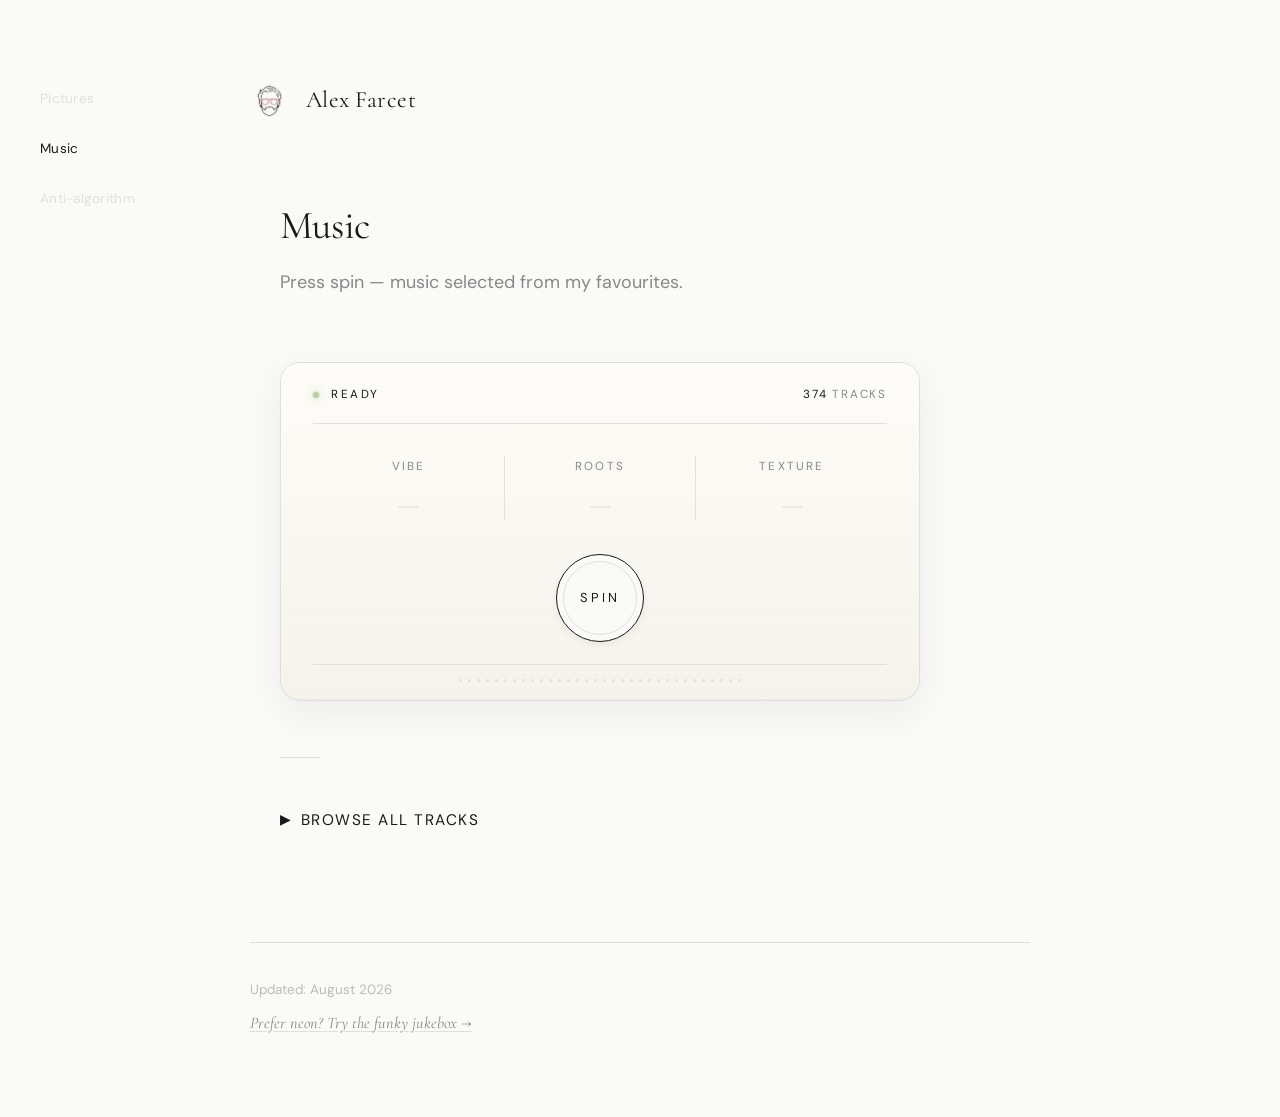
<file: music.html>
<!DOCTYPE html>
<html lang="en">
<head>
    <meta charset="UTF-8">
    <meta name="viewport" content="width=device-width, initial-scale=1.0">
    <title>Music — Alex Farcet</title>
    <meta name="description" content="374 hand-picked tracks. No algorithms. Press play, see what turns up.">
    <link rel="canonical" href="https://alexfarcet.com/music">
    <meta property="og:title" content="Music — Alex Farcet">
    <meta property="og:description" content="374 hand-picked tracks. No algorithms. Press play, see what turns up.">
    <meta property="og:type" content="website">
    <meta property="og:url" content="https://alexfarcet.com/music">
    <meta property="og:image" content="https://alexfarcet.com/alex-photo.jpg">
    <meta property="og:locale" content="en_US">
    <link rel="preconnect" href="https://fonts.googleapis.com">
    <link rel="preconnect" href="https://fonts.gstatic.com" crossorigin>
    <link href="https://fonts.googleapis.com/css2?family=Cormorant:ital,wght@0,400;0,500;1,400&family=DM+Sans:wght@400;500&display=swap" rel="stylesheet">
    <link rel="stylesheet" href="styles.css">
    <link rel="icon" href="favicon.ico" type="image/x-icon">
    <link rel="apple-touch-icon" href="apple-touch-icon.png">
    <style>
/* ============================================================
   MUSIC — MINIMALIST
   ============================================================ */
.music2-page{max-width:720px;margin:0 auto;animation:fadeIn 0.8s ease-out}

.music2-title{
    font-family:'Cormorant',serif;
    font-size:2.2rem;font-weight:400;line-height:1.3;
    margin-bottom:16px;letter-spacing:-0.02em;
}
.music2-intro{
    color:var(--text-light);
    margin-bottom:64px;
    max-width:480px;
}

/* ============================================================
   PLAYER — B&O inspired physical device
   ============================================================ */
.player{
    max-width:640px;
    background:linear-gradient(180deg,#fdfcf8 0%,#f6f3ec 100%);
    border:1px solid var(--border);
    border-radius:20px;
    padding:22px 32px 18px;
    margin-bottom:56px;
    box-shadow:
        0 12px 40px rgba(0,0,0,0.06),
        0 1px 0 rgba(255,255,255,0.9) inset,
        0 -1px 0 rgba(0,0,0,0.03) inset;
    position:relative;
    animation:fadeIn 0.8s ease-out;
}

/* Top status strip */
.player-screen{
    display:flex;
    align-items:center;
    gap:12px;
    font-family:'DM Sans',sans-serif;
    font-size:0.65rem;
    letter-spacing:0.22em;
    text-transform:uppercase;
    color:var(--text-light);
    padding-bottom:18px;
    border-bottom:1px solid var(--border);
    margin-bottom:26px;
}
.led{
    width:6px;height:6px;border-radius:50%;
    background:#b4d4a4;
    box-shadow:
        0 0 0 1px rgba(0,0,0,0.06),
        0 0 8px rgba(140,190,110,0.5);
    flex-shrink:0;
    transition:background 0.4s,box-shadow 0.4s;
}
.led.shuffling{
    background:#e5b96a;
    box-shadow:0 0 0 1px rgba(0,0,0,0.06),0 0 10px rgba(230,180,100,0.7);
    animation:ledPulse 0.7s infinite ease-in-out;
}
.led.playing{
    background:var(--accent);
    box-shadow:0 0 0 1px rgba(0,0,0,0.06),0 0 10px rgba(232,90,90,0.5);
}
@keyframes ledPulse{0%,100%{opacity:1}50%{opacity:0.3}}
.status-text{color:var(--text);flex:1;letter-spacing:0.22em}
.track-counter{color:var(--text-light);letter-spacing:0.15em}
.track-counter em{font-style:normal;color:var(--text)}

/* Category compartments */
.player-body{
    display:flex;
    align-items:stretch;
    gap:0;
    margin-bottom:28px;
    min-height:76px;
}
.cat{
    flex:1;
    text-align:center;
    padding:4px 12px;
    min-width:0;
    display:flex;
    flex-direction:column;
    justify-content:center;
    gap:12px;
}
.cat-label{
    font-family:'DM Sans',sans-serif;
    font-size:0.65rem;
    text-transform:uppercase;
    letter-spacing:0.18em;
    color:var(--text-light);
}
.cat-value{
    font-family:'Cormorant',serif;
    font-size:1.5rem;
    font-style:italic;
    color:var(--text);
    line-height:1.1;
    min-height:1.5rem;
    transition:opacity 0.15s,color 0.3s;
}
.cat-value.idle{color:var(--border)}
.cat-value.spinning{opacity:0.4}
.cat-divider{
    width:1px;
    background:var(--border);
    align-self:stretch;
    margin:6px 0;
    flex-shrink:0;
}

/* Circular spin dial */
.player-controls{
    display:flex;
    justify-content:center;
    margin-bottom:22px;
}
.spin-dial{
    width:88px;height:88px;
    border-radius:50%;
    background:var(--bg);
    border:1px solid var(--text);
    color:var(--text);
    font-family:'DM Sans',sans-serif;
    font-size:0.72rem;
    letter-spacing:0.22em;
    text-transform:uppercase;
    cursor:pointer;
    position:relative;
    transition:all 0.3s cubic-bezier(0.4,0,0.2,1);
    display:flex;
    align-items:center;
    justify-content:center;
    box-shadow:
        0 3px 8px rgba(0,0,0,0.06),
        inset 0 1px 0 rgba(255,255,255,0.9);
}
.spin-dial::before{
    content:'';
    position:absolute;
    inset:6px;
    border-radius:50%;
    border:1px solid var(--border);
    pointer-events:none;
    transition:border-color 0.3s;
}
.spin-dial:hover{
    background:var(--text);color:var(--bg);
    border-color:var(--text);
    transform:scale(1.03);
    box-shadow:0 6px 20px rgba(0,0,0,0.15);
}
.spin-dial:hover::before{border-color:rgba(255,255,255,0.25)}
.spin-dial:active{transform:scale(0.97)}
.spin-dial:disabled{opacity:0.45;cursor:default;transform:none}
.spin-dial:disabled:hover{background:var(--bg);color:var(--text);box-shadow:0 3px 8px rgba(0,0,0,0.06)}

/* Signature perforation row */
.player-grille{
    display:flex;
    justify-content:center;
    gap:6px;
    padding-top:14px;
    border-top:1px solid var(--border);
}
.player-grille .dot{
    width:3px;height:3px;
    border-radius:50%;
    background:var(--border);
    transition:background 0.4s,transform 0.4s;
    flex-shrink:0;
}
.player.spinning .player-grille .dot{animation:dotWave 1.3s ease-in-out}
@keyframes dotWave{
    0%,100%{background:var(--border);transform:translateY(0)}
    50%{background:var(--accent);transform:translateY(-3px)}
}
.player-grille .dot:nth-child(1){animation-delay:0s}
.player-grille .dot:nth-child(2){animation-delay:0.03s}
.player-grille .dot:nth-child(3){animation-delay:0.06s}
.player-grille .dot:nth-child(4){animation-delay:0.09s}
.player-grille .dot:nth-child(5){animation-delay:0.12s}
.player-grille .dot:nth-child(6){animation-delay:0.15s}
.player-grille .dot:nth-child(7){animation-delay:0.18s}
.player-grille .dot:nth-child(8){animation-delay:0.21s}
.player-grille .dot:nth-child(9){animation-delay:0.24s}
.player-grille .dot:nth-child(10){animation-delay:0.27s}
.player-grille .dot:nth-child(11){animation-delay:0.30s}
.player-grille .dot:nth-child(12){animation-delay:0.33s}
.player-grille .dot:nth-child(13){animation-delay:0.36s}
.player-grille .dot:nth-child(14){animation-delay:0.39s}
.player-grille .dot:nth-child(15){animation-delay:0.42s}
.player-grille .dot:nth-child(16){animation-delay:0.45s}
.player-grille .dot:nth-child(17){animation-delay:0.48s}
.player-grille .dot:nth-child(18){animation-delay:0.51s}
.player-grille .dot:nth-child(19){animation-delay:0.54s}
.player-grille .dot:nth-child(20){animation-delay:0.57s}
.player-grille .dot:nth-child(21){animation-delay:0.60s}
.player-grille .dot:nth-child(22){animation-delay:0.63s}
.player-grille .dot:nth-child(23){animation-delay:0.66s}
.player-grille .dot:nth-child(24){animation-delay:0.69s}
.player-grille .dot:nth-child(25){animation-delay:0.72s}
.player-grille .dot:nth-child(26){animation-delay:0.75s}
.player-grille .dot:nth-child(27){animation-delay:0.78s}
.player-grille .dot:nth-child(28){animation-delay:0.81s}
.player-grille .dot:nth-child(29){animation-delay:0.84s}
.player-grille .dot:nth-child(30){animation-delay:0.87s}
.player-grille .dot:nth-child(31){animation-delay:0.90s}
.player-grille .dot:nth-child(32){animation-delay:0.93s}

/* Result */
.track{animation:fadeIn 0.6s ease-out}
.track[hidden]{display:none}

.track-jackpot{
    font-family:'Cormorant',serif;font-style:italic;
    font-size:0.95rem;color:var(--accent);
    letter-spacing:0.05em;
    margin-bottom:8px;
    animation:fadeIn 0.5s ease-out 0.2s both;
}
.track-title{
    font-family:'Cormorant',serif;
    font-size:1.9rem;font-weight:500;line-height:1.25;
    letter-spacing:-0.01em;
    margin-bottom:6px;
}
.track-artist{
    font-size:0.9rem;color:var(--text);
    margin-bottom:4px;
}
.track-album{
    font-family:'Cormorant',serif;font-style:italic;
    font-size:1.1rem;color:var(--text-light);
    margin-bottom:28px;
}

.yt-frame{
    width:100%;aspect-ratio:16/9;
    background:#eee;
    margin-bottom:24px;
    border-radius:4px;overflow:hidden;
    position:relative;
    box-shadow:0 4px 24px rgba(0,0,0,0.08);
    transition:box-shadow 0.3s;
}
.yt-frame:hover{box-shadow:0 8px 32px rgba(0,0,0,0.14)}
.yt-thumb{
    position:absolute;inset:0;
    background-size:cover;background-position:center;background-color:#e8e2d5;
    display:flex;align-items:center;justify-content:center;
    cursor:pointer;
    transition:opacity 0.3s;
}
.yt-thumb::before{
    content:'';position:absolute;inset:0;
    background:linear-gradient(180deg,rgba(0,0,0,0.05) 0%,rgba(0,0,0,0.30) 100%);
    pointer-events:none;
}
.yt-play{
    position:relative;z-index:2;
    width:56px;height:56px;border-radius:50%;
    background:rgba(255,255,255,0.95);
    display:flex;align-items:center;justify-content:center;
    box-shadow:0 4px 16px rgba(0,0,0,0.20);
    transition:all 0.25s;
}
.yt-play::before{
    content:'';width:0;height:0;
    border-top:11px solid transparent;
    border-bottom:11px solid transparent;
    border-left:16px solid var(--text);
    margin-left:4px;
}
.yt-thumb:hover .yt-play{transform:scale(1.08);background:var(--accent)}
.yt-thumb:hover .yt-play::before{border-left-color:#fff}
.yt-frame iframe{position:absolute;inset:0;width:100%;height:100%;border:0}
.yt-thumb-fallback{
    position:absolute;inset:0;
    display:flex;flex-direction:column;align-items:center;justify-content:center;
    gap:12px;color:var(--text-light);
    background:#e8e2d5;
    font-family:'Cormorant',serif;font-style:italic;font-size:1rem;
}
.yt-thumb-fallback .search-hint{font-size:0.75rem;font-family:'DM Sans';font-style:normal}

.track-links{display:flex;gap:20px;margin-bottom:16px;align-items:center}
.track-links a{
    color:var(--text-light);text-decoration:none;
    font-size:0.85rem;padding-bottom:2px;
    border-bottom:1px solid var(--border);
    transition:color 0.3s,border-color 0.3s;
}
.track-links a:hover{color:var(--text);border-color:var(--accent)}

.track-report{
    font-size:0.7rem;color:var(--text-light);
    margin-bottom:32px;
}
.track-report a{
    color:var(--text-light);
    text-decoration:underline;
    text-decoration-color:var(--border);
    text-underline-offset:3px;
    transition:color 0.3s,text-decoration-color 0.3s;
}
.track-report a:hover{color:var(--text);text-decoration-color:var(--accent)}

.again-btn{
    background:none;border:none;
    color:var(--text-light);
    font-family:'Cormorant',serif;font-style:italic;
    font-size:1.1rem;
    cursor:pointer;padding:0 0 2px;
    border-bottom:1px solid var(--border);
    transition:color 0.3s,border-color 0.3s;
    margin-bottom:64px;
}
.again-btn:hover{color:var(--text);border-color:var(--accent)}

/* Collection */
.collection-section{margin-bottom:64px}
.ctog{
    background:none;border:none;padding:12px 0;
    color:var(--text);cursor:pointer;
    font-family:'DM Sans',sans-serif;
    font-size:0.85rem;letter-spacing:0.1em;
    text-transform:uppercase;
    display:inline-flex;align-items:center;gap:8px;
    transition:color 0.3s;
}
.ctog .arr{
    font-size:0.75rem;
    transition:transform 0.3s;
    display:inline-block;
}
.ctog.open .arr{transform:rotate(90deg)}
.ctog:hover{color:var(--accent)}

.cbody{animation:fadeIn 0.5s ease-out;padding-top:16px}
.cbody[hidden]{display:none}
#csearch{
    width:100%;padding:12px 16px;
    background:transparent;
    border:1px solid var(--border);border-radius:24px;
    font-family:'DM Sans',sans-serif;font-size:0.9rem;
    color:var(--text);
    margin-bottom:16px;
    outline:none;
    transition:border-color 0.3s;
}
#csearch:focus{border-color:var(--text)}
#csearch::placeholder{color:var(--text-light)}

.pills{display:flex;gap:8px;flex-wrap:wrap;margin-bottom:24px}
.pill{
    background:none;
    border:1px solid var(--border);color:var(--text-light);
    font-size:0.75rem;padding:5px 14px;border-radius:14px;
    cursor:pointer;font-family:'DM Sans',sans-serif;
    transition:all 0.25s;letter-spacing:0.02em;
}
.pill:hover{color:var(--text);border-color:var(--text)}
.pill.on{background:var(--text);color:var(--bg);border-color:var(--text)}

.clist{list-style:none;padding:0;margin:0}
.clist li a{
    display:flex;justify-content:space-between;align-items:baseline;
    padding:12px 0;gap:16px;
    border-bottom:1px solid var(--border);
    text-decoration:none;color:var(--text);
    transition:color 0.2s,padding-left 0.2s;
}
.clist li a:hover{color:var(--accent);padding-left:6px}
.clist .csong{
    flex:1;min-width:0;font-size:0.9rem;
    overflow:hidden;text-overflow:ellipsis;white-space:nowrap;
}
.clist .cartist{
    font-family:'Cormorant',serif;font-style:italic;
    color:var(--text-light);font-size:0.95rem;
    text-align:right;min-width:140px;max-width:220px;
    overflow:hidden;text-overflow:ellipsis;white-space:nowrap;
    flex-shrink:0;
}
.cempty{
    padding:24px 0;color:var(--text-light);
    font-family:'Cormorant',serif;font-style:italic;
    text-align:center;
}

/* Funky link */
.funky-link{
    font-family:'Cormorant',serif;font-style:italic;
    font-size:0.9rem;color:var(--text-light);
    margin-top:8px;
}
.funky-link a{
    color:var(--text-light);
    text-decoration:underline;
    text-decoration-color:var(--border);
    text-underline-offset:3px;
    transition:color 0.3s,text-decoration-color 0.3s;
}
.funky-link a:hover{color:var(--accent);text-decoration-color:var(--accent)}

@media (max-width:800px){
    .player{padding:18px 20px 14px;border-radius:16px}
    .player-screen{font-size:0.6rem;letter-spacing:0.18em;gap:8px;padding-bottom:14px;margin-bottom:20px}
    .cat{padding:2px 6px;gap:8px}
    .cat-label{font-size:0.6rem;letter-spacing:0.14em}
    .cat-value{font-size:1.15rem}
    .spin-dial{width:72px;height:72px;font-size:0.68rem}
    .player-grille{gap:5px}
    .player-grille .dot{width:2.5px;height:2.5px}
    .player-grille .dot:nth-child(n+25){display:none}
    .track-title{font-size:1.5rem}
    .track-album{font-size:1rem}
    .clist .cartist{min-width:100px;max-width:140px;font-size:0.85rem}
    .clist .csong{font-size:0.85rem}
}
@media (max-width:460px){
    .player-body{gap:0}
    .cat{padding:2px 4px}
    .cat-value{font-size:0.95rem}
    .cat-label{font-size:0.55rem}
    .player-grille .dot:nth-child(n+17){display:none}
}
    </style>
</head>
<body>
    <nav class="side-nav">
        <a href="pictures.html" class="nav-link">Pictures</a>
        <a href="music.html" class="nav-link nav-link-active">Music</a>
        <a href="anti-algorithm.html" class="nav-link">Anti-algorithm</a>
    </nav>

    <div class="container">
        <header>
            <a href="index.html">
                <img src="raspberry-logo.jpeg" alt="Home" class="logo-small">
                <span class="site-title">Alex Farcet</span>
            </a>
        </header>

        <main class="music2-page">
            <h2 class="music2-title">Music</h2>
            <p class="music2-intro">Press spin — music selected from my favourites.</p>

            <div class="player" id="player">
                <div class="player-screen">
                    <span class="led" id="statusLed"></span>
                    <span class="status-text" id="statusText">Ready</span>
                    <span class="track-counter"><em id="songCount2">374</em> tracks</span>
                </div>
                <div class="player-body">
                    <div class="cat">
                        <div class="cat-label">Vibe</div>
                        <div class="cat-value idle" id="sv1">—</div>
                    </div>
                    <div class="cat-divider"></div>
                    <div class="cat">
                        <div class="cat-label">Roots</div>
                        <div class="cat-value idle" id="sv2">—</div>
                    </div>
                    <div class="cat-divider"></div>
                    <div class="cat">
                        <div class="cat-label">Texture</div>
                        <div class="cat-value idle" id="sv3">—</div>
                    </div>
                </div>
                <div class="player-controls">
                    <button class="spin-dial" id="spinBtn" aria-label="Spin — pick a random track">Spin</button>
                </div>
                <div class="player-grille" aria-hidden="true">
                    <span class="dot"></span><span class="dot"></span><span class="dot"></span><span class="dot"></span><span class="dot"></span><span class="dot"></span><span class="dot"></span><span class="dot"></span><span class="dot"></span><span class="dot"></span><span class="dot"></span><span class="dot"></span><span class="dot"></span><span class="dot"></span><span class="dot"></span><span class="dot"></span><span class="dot"></span><span class="dot"></span><span class="dot"></span><span class="dot"></span><span class="dot"></span><span class="dot"></span><span class="dot"></span><span class="dot"></span><span class="dot"></span><span class="dot"></span><span class="dot"></span><span class="dot"></span><span class="dot"></span><span class="dot"></span><span class="dot"></span><span class="dot"></span>
                </div>
            </div>

            <div class="track" id="track" hidden>
                <div class="track-jackpot" id="jackpot" hidden>★ jackpot — Fire · Brazilian · Rhythmic</div>
                <h3 class="track-title" id="ts"></h3>
                <p class="track-artist" id="ta"></p>
                <p class="track-album" id="tal"></p>
                <div class="yt-frame" id="ytf">
                    <div class="yt-thumb" id="ytThumb">
                        <div class="yt-thumb-fallback" id="ytFallback" hidden>
                            <span>Not on YouTube (yet)</span>
                            <span class="search-hint">Click to search →</span>
                        </div>
                        <div class="yt-play" aria-label="Play"></div>
                    </div>
                </div>
                <div class="track-links" id="tl"></div>
                <p class="track-report" id="tr"></p>
                <button class="again-btn" id="again">Spin again</button>
            </div>

            <section class="collection-section">
                <div class="divider"></div>
                <button class="ctog" id="ctog"><span class="arr">▶</span>Browse all tracks</button>
                <div class="cbody" id="cbody" hidden>
                    <input type="search" id="csearch" placeholder="Search song, artist, album…">
                    <div class="pills" id="pills"></div>
                    <ul class="clist" id="clist"></ul>
                </div>
            </section>
        </main>

        <footer>
            <p class="footer-updated">Updated: August 2026</p>
            <p class="funky-link"><a href="music-funky.html">Prefer neon? Try the <em>funky jukebox</em> →</a></p>
        </footer>
    </div>

    <script>
    (function(){
        var S=[
{s:"Pain (feat. Snoop Dogg)",al:"A nous Paris 2017",ar:"De La Soul",v:"Groove",r:"Hip Hop",t:"Rhythmic",yt:"nLDIs0GHP2k"},
{s:"Brasilia Brasil",al:"Abre Alas",ar:"Rogerio Caetano",v:"Fire",r:"Brazilian",t:"Rhythmic",yt:"eHG0pY3uJnQ"},
{s:"Talkin To Myself",al:"Abstractions",ar:"Zo! & Tall Black Guy",v:"Groove",r:"Soul & Funk",t:"Melodic",yt:"qYSH35JFQ_8"},
{s:"Feel the Real",al:"Adrenalin",ar:"David Bendeth",v:"Groove",r:"Soul & Funk",t:"Rhythmic",yt:"A5l4EdaeCsE"},
{s:"Where You Belong",al:"Afternoon Delights",ar:"The Groovers",v:"Groove",r:"Electronic",t:"Melodic",yt:"mr0GkmLNrCw"},
{s:"Sir Boastful",al:"Aldorande",ar:"Aldorande",v:"Groove",r:"Jazz",t:"Rhythmic",yt:"Qfr93NdCQOk"},
{s:"Abrahams New Gift",al:"Alive",ar:"Phronesis",v:"Fire",r:"Jazz",t:"Rhythmic",yt:"ly8KniNgkXo"},
{s:"All 4 U",al:"All 4 U",ar:"30/70",v:"Groove",r:"Soul & Funk",t:"Melodic",yt:"mqsn5RJvxKs"},
{s:"All I Hear (is a funky bassline)",al:"Single",ar:"The Sponges & Father Funk",v:"Fire",r:"Soul & Funk",t:"Rhythmic",yt:"aYeob33bFbc"},
{s:"Sockem Bopem",al:"All In",ar:"Know Good",v:"Fire",r:"Jazz",t:"Rhythmic",yt:"2alRr1sGeoo"},
{s:"ALL IN (feat. Rimarkable)",al:"Single",ar:"Jitwam & Rimarkable",v:"Groove",r:"Electronic",t:"Rhythmic",yt:"rZ4Sw0AGxJU"},
{s:"Wax Your Body",al:"All Night Vibes",ar:"Lee Webster",v:"Groove",r:"Electronic",t:"Rhythmic",yt:"2lEm3xszG04"},
{s:"All of My Love",al:"Single",ar:"Etta Bond & Chris Loco",v:"Chill",r:"Soul & Funk",t:"Melodic",yt:"QoAhLDIlhQo"},
{s:"Beautiful People",al:"ALWAYS STRIVE AND PROSPER",ar:"A$AP Ferg",v:"Fire",r:"Hip Hop",t:"Rhythmic",yt:"v4pTRS5nEY0"},
{s:"Forbidden Planet",al:"Amal",ar:"Vins Da Cuero",v:"Groove",r:"Electronic",t:"Atmospheric",yt:null},
{s:"Dr. My - Ho",al:"Amazon to Lefrak",ar:"New Optimism",v:"Groove",r:"Electronic",t:"Rhythmic",yt:"ankC5sF7Y_g"},
{s:"Ancestral Rhythm",al:"EP",ar:"K-Alexi Shelby",v:"Fire",r:"Electronic",t:"Rhythmic",yt:"a69-EyIKKQs"},
{s:"Bird Solo",al:"Ancient Lights",ar:"Uniting Of Opposites",v:"Chill",r:"Jazz",t:"Atmospheric",yt:"7-8IcOeQDxg"},
{s:"Time Is On Our Side",al:"Another Taste",ar:"Mad Honey",v:"Groove",r:"Electronic",t:"Melodic",yt:"baQrLXhigOQ"},
{s:"Perfect Night",al:"Another Taste",ar:"Another Taste",v:"Chill",r:"Electronic",t:"Melodic",yt:"E4anCjHfLvE"},
{s:"Brian",al:"Antiphon",ar:"Alfa Mist",v:"Chill",r:"Jazz",t:"Melodic",yt:"DjYZ0enekbQ"},
{s:"Drinking",al:"Any Day Now",ar:"The Brooks",v:"Groove",r:"Soul & Funk",t:"Melodic",yt:"eJgrtFiN40s"},
{s:"Traicion",al:"Apollo Sound 6",ar:"Roberto Roena y Su Apollo Sound",v:"Fire",r:"Latin",t:"Rhythmic",yt:"I0HW5qW8V7A"},
{s:"Lua de Garrafa",al:"AS PALAVRAS",ar:"Rubel & Milton Nascimento",v:"Chill",r:"Brazilian",t:"Melodic",yt:"gKiS4FKZ7QA"},
{s:"Help Me",al:"The Asylum Albums",ar:"Joni Mitchell",v:"Chill",r:"Rock & Alt",t:"Melodic",yt:"otPQDEbVsc4"},
{s:"Pick Up the Pieces",al:"Average White Band",ar:"Average White Band",v:"Fire",r:"Soul & Funk",t:"Rhythmic",yt:"MfAJLGFWxYo"},
{s:"Little Sunflower",al:"Backlash",ar:"Freddie Hubbard",v:"Chill",r:"Jazz",t:"Melodic",yt:"OtB8dEuEmNM"},
{s:"Weird Love",al:"Bar Lounge Classics",ar:"Moodorama",v:"Chill",r:"Electronic",t:"Atmospheric",yt:"bf-VgeuIzdI"},
{s:"Barbershop",al:"Single",ar:"Jason Moran",v:"Groove",r:"Jazz",t:"Rhythmic",yt:null},
{s:"The Beat Inside",al:"EP",ar:"Soledrifter",v:"Groove",r:"Electronic",t:"Rhythmic",yt:"41yVRNPXBWY"},
{s:"flight fm",al:"Beats In Space 103",ar:"Joy Orbison",v:"Groove",r:"Electronic",t:"Atmospheric",yt:"rsFDOGwkSv8"},
{s:"Beleza Destruida",al:"Single",ar:"Djavan & Milton Nascimento",v:"Chill",r:"Brazilian",t:"Melodic",yt:"swc_GMvmtG8"},
{s:"Flickermood",al:"Belle et Fou OST",ar:"Forss",v:"Chill",r:"Electronic",t:"Atmospheric",yt:"4DbxR0xOEHI"},
{s:"Grey Luh",al:"Berhana",ar:"Berhana",v:"Chill",r:"Soul & Funk",t:"Melodic",yt:"IdYIVkVHDrU"},
{s:"Poweride",al:"Best of Marcos Valle",ar:"Marcos Valle",v:"Groove",r:"Brazilian",t:"Rhythmic",yt:"zvydZjiDi0o"},
{s:"Dont Go",al:"Best of Tania Maria",ar:"Tania Maria",v:"Fire",r:"Brazilian",t:"Rhythmic",yt:"qG1xu1hvIX4"},
{s:"Betta Daze",al:"Single",ar:"Minus 8",v:"Chill",r:"Electronic",t:"Melodic",yt:"GvqwT9sbpPs"},
{s:"Better (Love in Detail Remix)",al:"Single",ar:"aboveDat",v:"Groove",r:"Soul & Funk",t:"Melodic",yt:"NU2BVQsy_JA"},
{s:"I Found Love (Operator S Remix)",al:"Big Fish Little Fish",ar:"Hardrive & Lives",v:"Groove",r:"Electronic",t:"Rhythmic",yt:null},
{s:"Days Like This",al:"Big Fish Little Fish",ar:"Kenny Lattimore",v:"Groove",r:"Soul & Funk",t:"Melodic",yt:"GLARVFxrWZk"},
{s:"The Big Sun",al:"Single",ar:"Jo Paciello",v:"Groove",r:"Electronic",t:"Melodic",yt:"2PNzdZVIjWM"},
{s:"Slop Jar Blues",al:"Black Byrd",ar:"Donald Byrd",v:"Groove",r:"Jazz",t:"Melodic",yt:"XC2bM2p_JjM"},
{s:"Remembrance",al:"Black Focus",ar:"Yussef Kamaal",v:"Chill",r:"Jazz",t:"Atmospheric",yt:"4D8YPDdsxYU"},
{s:"Joint 17",al:"Black Focus",ar:"Yussef Kamaal",v:"Groove",r:"Jazz",t:"Rhythmic",yt:"QXZVD1sCaUk"},
{s:"Black Light",al:"EP",ar:"Brett Gould",v:"Groove",r:"Electronic",t:"Melodic",yt:"_LsDzmwugP0"},
{s:"Blackjack",al:"Blackjack",ar:"Donald Byrd",v:"Groove",r:"Jazz",t:"Melodic",yt:"AulISvysXBU"},
{s:"Blind (Frankie Knuckles Remix)",al:"Blind",ar:"Hercules & Love Affair",v:"Groove",r:"Electronic",t:"Melodic",yt:"ZWh4UuRVnxQ"},
{s:"Blind Date (feat. ABRA)",al:"Single",ar:"Joy Orbison & Overmono",v:"Groove",r:"Electronic",t:"Atmospheric",yt:"AjR0_pPkPTY"},
{s:"On The Nature Of Daylight",al:"The Blue Notebooks",ar:"Max Richter",v:"Chill",r:"Rock & Alt",t:"Atmospheric",yt:"rVN1B-tUpgs"},
{s:"Puente",al:"Bocanada",ar:"Gustavo Cerati",v:"Chill",r:"Rock & Alt",t:"Atmospheric",yt:"I_VYv6fzRlc"},
{s:"Flips and Flops Drips and Drops",al:"Braincase",ar:"Electric Mantis",v:"Groove",r:"Electronic",t:"Melodic",yt:"jHMvNmSZSvc"},
{s:"Brasil Pandeiro (Atjazz Mix)",al:"Sonzeira",ar:"Sonzeira",v:"Groove",r:"Brazilian",t:"Rhythmic",yt:"Aqqg-EMarEc"},
{s:"In Your Eyes",al:"Bridges",ar:"Dianne Reeves",v:"Chill",r:"Jazz",t:"Melodic",yt:"Y00LECzILAE"},
{s:"Broken Harvest",al:"Single",ar:"Madison Cunningham",v:"Chill",r:"Rock & Alt",t:"Melodic",yt:"0URrLy9ztBo"},
{s:"Calling Out (David Penn Remix)",al:"Single",ar:"Sophie Lloyd",v:"Groove",r:"Electronic",t:"Melodic",yt:"djztmKvrcd0"},
{s:"Bakara",al:"Canopee",ar:"Polo & Pan",v:"Groove",r:"Electronic",t:"Atmospheric",yt:"HRhSIfH-Xhs"},
{s:"Sky Islands",al:"Capitol Rare Vol 1",ar:"Caldera",v:"Groove",r:"Jazz",t:"Melodic",yt:"WpRBjXKuAfs"},
{s:"Careless (Tiny Room Sessions)",al:"Single",ar:"Ronald Bruner Jr.",v:"Fire",r:"Jazz",t:"Rhythmic",yt:"2JKzFl2e8PU"},
{s:"Modinha (feat. Maria Bethania)",al:"Carminho Canta Tom Jobim",ar:"Carminho",v:"Chill",r:"Brazilian",t:"Melodic",yt:"XVM80nH4v2E"},
{s:"Carrie (Slowed)",al:"Single",ar:"Ugovhb & EF",v:"Chill",r:"Electronic",t:"Atmospheric",yt:"8vsp53X4rTo"},
{s:"From the Lonely Afternoon",al:"Carry On",ar:"Flora Purim",v:"Chill",r:"Brazilian",t:"Atmospheric",yt:"Y3QANKeaXSk"},
{s:"Kate Song",al:"Casually Introducing",ar:"Walter Smith III",v:"Chill",r:"Jazz",t:"Melodic",yt:"BWyKwZCq--s"},
{s:"Romance",al:"Cat",ar:"Hiroshi Suzuki",v:"Groove",r:"Jazz",t:"Melodic",yt:"jqvMGE9xzT8"},
{s:"No Na Garganta",al:"Cheio De Dedos",ar:"Guinga",v:"Chill",r:"Brazilian",t:"Melodic",yt:"sGdgAfkTS1A"},
{s:"Essa Moca Ta Diferente",al:"Chico Buarque No4",ar:"Chico Buarque",v:"Groove",r:"Brazilian",t:"Melodic",yt:"mLk4EH9FWwI"},
{s:"Waiting On The Corner",al:"Cinnamon Flower",ar:"Charlie Rouse",v:"Groove",r:"Jazz",t:"Rhythmic",yt:"IhIKALJL11o"},
{s:"Lazy Afternoon",al:"Classic Blue Note Ballads",ar:"Pete La Roca",v:"Chill",r:"Jazz",t:"Atmospheric",yt:"KFFs9XsZKvw"},
{s:"Midnight Mischief",al:"Cloak",ar:"Jordan Rakei",v:"Groove",r:"Soul & Funk",t:"Atmospheric",yt:"_AqbvR7-myE"},
{s:"Tudo o Que Voce Podia Ser",al:"Clube da Esquina",ar:"Milton Nascimento",v:"Chill",r:"Brazilian",t:"Atmospheric",yt:"pu0y09oQuhA"},
{s:"New World Spirit",al:"Colors of Latin Jazz",ar:"Ray Barretto",v:"Fire",r:"Latin",t:"Rhythmic",yt:"d5CWgEVPT8I"},
{s:"Come I Leave",al:"Single",ar:"Paleman",v:"Groove",r:"Electronic",t:"Rhythmic",yt:"uBItgF6Vlx0"},
{s:"Come With Me",al:"Come With Me",ar:"Tania Maria",v:"Fire",r:"Brazilian",t:"Rhythmic",yt:"WRaiTuw9Z0A"},
{s:"Short Skirt/Long Jacket",al:"Comfort Eagle",ar:"CAKE",v:"Fire",r:"Rock & Alt",t:"Rhythmic",yt:"X5KmB8Laemg"},
{s:"Craving Comes Back",al:"Single",ar:"Demarkus Lewis",v:"Groove",r:"Electronic",t:"Rhythmic",yt:"dZsj84zhaLA"},
{s:"Crisis",al:"Single",ar:"Sondrio",v:"Groove",r:"Electronic",t:"Atmospheric",yt:"WcxRogJp1lk"},
{s:"Cry Baby",al:"Single",ar:"Rooms",v:"Chill",r:"Electronic",t:"Atmospheric",yt:null},
{s:"CARPINTERIA (feat. Freddie Gibbs)",al:"CRYBABY",ar:"Rae Khalil",v:"Groove",r:"Hip Hop",t:"Melodic",yt:"TKIBeJvCYt8"},
{s:"All Night Long",al:"Cypress Grove",ar:"Jimmy Duck Holmes",v:"Groove",r:"Rock & Alt",t:"Rhythmic",yt:"FQOySANPuFQ"},
{s:"College Welcomes Carl",al:"Daylight Savings",ar:"Surprise Chef",v:"Groove",r:"Soul & Funk",t:"Rhythmic",yt:"t3FG7wBQ9Xo"},
{s:"Good Boy (Decapo Edit)",al:"De Capo",ar:"De-Phazz",v:"Chill",r:"Jazz",t:"Melodic",yt:"heKXhIACCe4"},
{s:"Devoted (Radio Edit)",al:"Single",ar:"Reverendos Of Soul",v:"Groove",r:"Soul & Funk",t:"Melodic",yt:"If0GK3_7phM"},
{s:"Dance To This",al:"Diamante Records Vol 3",ar:"Daniel Klauser",v:"Groove",r:"Electronic",t:"Rhythmic",yt:null},
{s:"Still Here",al:"Diamante Records 4",ar:"Dj Gab",v:"Groove",r:"Electronic",t:"Melodic",yt:"-mQvznLjWl0"},
{s:"CASCADE",al:"DIEU SAUVE KIWIBUNNY",ar:"Nelick",v:"Groove",r:"Hip Hop",t:"Melodic",yt:"8rMleO2DiPM"},
{s:"Butterfly",al:"Direct Step",ar:"Herbie Hancock",v:"Groove",r:"Jazz",t:"Melodic",yt:"knbmKDUYDXc"},
{s:"Directions",al:"EP",ar:"Jab",v:"Groove",r:"Electronic",t:"Rhythmic",yt:"qbIkqy3d2YM"},
{s:"Disco Daze",al:"Single",ar:"Josh Butler & Manoova",v:"Groove",r:"Electronic",t:"Rhythmic",yt:"8JBcDleZf1o"},
{s:"Tanta Saudade",al:"Djavan Various",ar:"Djavan",v:"Chill",r:"Brazilian",t:"Melodic",yt:"BefKedqNFIs"},
{s:"You Aint Fly",al:"Do You Want More",ar:"The Roots",v:"Groove",r:"Hip Hop",t:"Rhythmic",yt:"ydGbzXsOjfE"},
{s:"Love Is In Control",al:"Donna Summer",ar:"Donna Summer",v:"Groove",r:"Soul & Funk",t:"Rhythmic",yt:"iBbJ0KKQMxY"},
{s:"The Infamous Grouse",al:"Dream Circus",ar:"Misha Mullov-Abbado",v:"Groove",r:"Jazz",t:"Melodic",yt:"rzz4ZNv2hiw"},
{s:"Drink A Yak",al:"Single",ar:"Jidanofu",v:"Groove",r:"Electronic",t:"Rhythmic",yt:"K_KYSvvDY8k"},
{s:"Lonely",al:"Drive Slow",ar:"Mac Ayres",v:"Chill",r:"Soul & Funk",t:"Melodic",yt:"g1x2FoN1nkg"},
{s:"Feel the Morning!",al:"E Minor String Quintet",ar:"Raffy Bushman",v:"Chill",r:"Jazz",t:"Melodic",yt:"t6WUrCQXHSw"},
{s:"Fourteen (feat. Joshua Redman)",al:"Eclipse",ar:"Joey Alexander",v:"Groove",r:"Jazz",t:"Melodic",yt:"ktF7hRR3Www"},
{s:"QUE NO SALGA LA LUNA",al:"EL MAL QUERER",ar:"ROSALIA",v:"Fire",r:"Latin",t:"Rhythmic",yt:"cENIOFk160c"},
{s:"Silhouettes (I, II & III)",al:"Elaenia",ar:"Floating Points",v:"Chill",r:"Electronic",t:"Atmospheric",yt:"4Ffux_s7LzY"},
{s:"Endless (II)",al:"Endless",ar:"Leon Vynehall",v:"Chill",r:"Electronic",t:"Atmospheric",yt:"2zpFsy6yweU"},
{s:"Who Got Da Props",al:"Enta Da Stage",ar:"Black Moon",v:"Fire",r:"Hip Hop",t:"Rhythmic",yt:"58lZYDxHRV8"},
{s:"Equinox",al:"Equinox",ar:"Project Karnak",v:"Groove",r:"Electronic",t:"Rhythmic",yt:"iTu1vGsZRI4"},
{s:"tough tough",al:"Esbjorn Svensson",ar:"Esbjorn Svensson",v:"Chill",r:"Jazz",t:"Atmospheric",yt:"0-IjOECvRQQ"},
{s:"Fingertrip 1",al:"Esbjorn Svensson",ar:"Esbjorn Svensson Trio",v:"Groove",r:"Jazz",t:"Rhythmic",yt:"jl8V_K-K4r0"},
{s:"Jungle Waters",al:"Escapism III",ar:"Sam Gellaitry",v:"Groove",r:"Electronic",t:"Atmospheric",yt:"Hwwl_5stL1M"},
{s:"Lookie",al:"Eternal Child",ar:"Avishai Cohen",v:"Groove",r:"Jazz",t:"Melodic",yt:"LjEE9Xwk-f0"},
{s:"Nao Existe Amor em SP",al:"Existe Amor",ar:"Milton Nascimento & Criolo",v:"Groove",r:"Brazilian",t:"Rhythmic",yt:"5zlHCCTwv5Q"},
{s:"Expansions",al:"Expansions",ar:"Lonnie Liston Smith",v:"Chill",r:"Jazz",t:"Atmospheric",yt:"T5R3_SbE7XQ"},
{s:"Nabu Corfa",al:"Jazz Harp of Dorothy Ashby",ar:"Dorothy Ashby",v:"Chill",r:"Jazz",t:"Melodic",yt:"AKzKwjqxvio"},
{s:"Far Away From A Distance",al:"Single",ar:"Simian Mobile Disco",v:"Groove",r:"Electronic",t:"Atmospheric",yt:"cyc1pt8Pxu4"},
{s:"Feeling High (Lenzman Remix)",al:"Single",ar:"The Mouse Outfit",v:"Groove",r:"Hip Hop",t:"Melodic",yt:"ui4tgq0_Gqo"},
{s:"Feminina",al:"Femeninas",ar:"Edward Simon",v:"Chill",r:"Latin",t:"Melodic",yt:null},
{s:"Slow Breath",al:"Find Your Flame",ar:"Nubiyan Twist",v:"Chill",r:"Soul & Funk",t:"Atmospheric",yt:"B56maIBs6jQ"},
{s:"Scene 5",al:"Fingers and Thumbs",ar:"Unforscene",v:"Groove",r:"Electronic",t:"Rhythmic",yt:"neSsrB81A_8"},
{s:"Future Children Future Hopes",al:"Flying Start",ar:"The Blackbyrds",v:"Groove",r:"Soul & Funk",t:"Melodic",yt:"WAYn0smZy4Y"},
{s:"For Horace",al:"Single",ar:"Raffy Bushman",v:"Chill",r:"Jazz",t:"Melodic",yt:"SQlGs4jggNI"},
{s:"Molecular (Ovatow Reclock)",al:"Single",ar:"Duplex",v:"Groove",r:"Electronic",t:"Rhythmic",yt:"vom3wPqeoS8"},
{s:"Imagine",al:"Franklins Room",ar:"Jordan Rakei",v:"Chill",r:"Soul & Funk",t:"Melodic",yt:"-lHjKgl1HwQ"},
{s:"Eternal Light",al:"Free Nationals",ar:"Free Nationals & Chronixx",v:"Groove",r:"Soul & Funk",t:"Melodic",yt:"d11FF4fBJsQ"},
{s:"Buckle Up (feat. Soweto Kinch)",al:"Freedom Fables",ar:"Nubiyan Twist",v:"Fire",r:"Soul & Funk",t:"Rhythmic",yt:"juuNU8yeYWk"},
{s:"Veneno",al:"Friends from Rio 2014",ar:"Friends from Rio",v:"Groove",r:"Brazilian",t:"Melodic",yt:"j2RsC9X2ogA"},
{s:"Sixty-Six",al:"From This Place",ar:"Pat Metheny",v:"Chill",r:"Jazz",t:"Atmospheric",yt:"lIJ_W0G9G3k"},
{s:"Souly",al:"Funky Times",ar:"Funky Times",v:"Groove",r:"Soul & Funk",t:"Rhythmic",yt:"4-10-M1XsCQ"},
{s:"Alone Again",al:"Fusion",ar:"Fauna Flash",v:"Chill",r:"Electronic",t:"Atmospheric",yt:"nc2_y16t6Jc"},
{s:"Gaucho",al:"Gaucho",ar:"Steely Dan",v:"Groove",r:"Jazz",t:"Melodic",yt:"tEMnug2-VjM"},
{s:"Soulsides",al:"Gentle Eyes",ar:"Art Farmer",v:"Chill",r:"Jazz",t:"Melodic",yt:"y6dU0wYsMDM"},
{s:"Danger",al:"Get High",ar:"Frederic Soulard",v:"Groove",r:"Electronic",t:"Rhythmic",yt:"KqmeOvtbBAY"},
{s:"A Queda",al:"Giant Stops",ar:"Minus & MrDolly & Luca Argel",v:"Groove",r:"Brazilian",t:"Melodic",yt:null},
{s:"Gnosis",al:"Gnosis",ar:"Taylor Haskins",v:"Chill",r:"Jazz",t:"Atmospheric",yt:"G4j8zmg5R7Q"},
{s:"Slump",al:"The Godbanger",ar:"S3A",v:"Groove",r:"Electronic",t:"Rhythmic",yt:"iwCdstr1gv8"},
{s:"But I Tried",al:"Flow",ar:"Flwr Chyld & Sw!sh",v:"Chill",r:"Soul & Funk",t:"Melodic",yt:"2Tmn1P7hYaQ"},
{s:"Good Together",al:"Good Together",ar:"Misha, Kaisha & cocabona",v:"Groove",r:"Soul & Funk",t:"Melodic",yt:"iEcD92p0iec"},
{s:"A Tribe Called Government",al:"Groove Curse",ar:"Jordan Rakei",v:"Groove",r:"Soul & Funk",t:"Rhythmic",yt:"jCJ1ic05S3A"},
{s:"Alright",al:"Groove Curse",ar:"Jordan Rakei",v:"Chill",r:"Soul & Funk",t:"Melodic",yt:"9yqRtuzxUD8"},
{s:"I.L.Y.T.",al:"The Groove Lab",ar:"Cyrus Chestnut & Roy Hargrove",v:"Groove",r:"Jazz",t:"Rhythmic",yt:"qj7e32nJhQU"},
{s:"Footprints",al:"Groove Travels",ar:"Danish Radio Big Band & Gerard Presencer",v:"Groove",r:"Jazz",t:"Rhythmic",yt:"6bSBYFGLHXE"},
{s:"In The Breaks",al:"Halfway Somewhere",ar:"Galliano",v:"Groove",r:"Jazz",t:"Rhythmic",yt:"tA8yfmJd7OQ"},
{s:"Afternoon",al:"Happiness Therapy 22",ar:"Marc Brauner & Steffen Heidemann",v:"Chill",r:"Electronic",t:"Melodic",yt:"RcueyNghzBk"},
{s:"Old Man",al:"Harvest",ar:"Neil Young",v:"Chill",r:"Rock & Alt",t:"Melodic",yt:"OuVIJlSDOs0"},
{s:"Muevelo Papi (Suonho Remix)",al:"The Havana Remixes",ar:"The Bahama Soul Club",v:"Groove",r:"Latin",t:"Rhythmic",yt:"iHmpVQr7x_8"},
{s:"Follow",al:"Here I Am and There You Are",ar:"Jono McCleery",v:"Chill",r:"Soul & Funk",t:"Melodic",yt:"nfBMDEVQJB4"},
{s:"Uncensored Love Transmission",al:"Hex",ar:"Toshio Matsuura presents HEX",v:"Groove",r:"Electronic",t:"Atmospheric",yt:"LRnwDXMrZA4"},
{s:"Japan Air",al:"Himawari",ar:"Swayzak",v:"Chill",r:"Electronic",t:"Atmospheric",yt:"xh2yrbFb6QM"},
{s:"Pools",al:"Holding Together",ar:"Steps Ahead",v:"Groove",r:"Jazz",t:"Melodic",yt:"dLE_IBg9abk"},
{s:"Purple Drank",al:"Holy Love",ar:"Axel Boman",v:"Groove",r:"Electronic",t:"Atmospheric",yt:"5WLH73LpuNg"},
{s:"Honey",al:"Honey",ar:"Katy B & KAYTRANADA",v:"Groove",r:"Electronic",t:"Rhythmic",yt:"nAoYYsxbMRs"},
{s:"Like this",al:"How Can I",ar:"Park Hye Jin",v:"Groove",r:"Electronic",t:"Rhythmic",yt:"XBkWNlVBvls"},
{s:"Voyage",al:"How Long Is Now?",ar:"Iiro Rantala",v:"Chill",r:"Jazz",t:"Melodic",yt:"n84iW9-hXZo"},
{s:"Dark Places",al:"Hyperspace",ar:"Beck",v:"Chill",r:"Rock & Alt",t:"Atmospheric",yt:"3rZCvABsx9Y"},
{s:"Ill Move You No Mountain",al:"I Hear a Symphony",ar:"Hank Crawford",v:"Groove",r:"Jazz",t:"Melodic",yt:"4fmRnibFbSk"},
{s:"I Thought It Was You (12in Mix)",al:"I Thought It Was You",ar:"Sex-O-Sonique",v:"Groove",r:"Electronic",t:"Rhythmic",yt:"uI8PMw468aM"},
{s:"Ill Still Call (Wowflower Remix)",al:"Single",ar:"Habe",v:"Chill",r:"Electronic",t:"Melodic",yt:"NVyV8qBCOA4"},
{s:"Woo!",al:"Im Allergic To Dogs!",ar:"Remi Wolf",v:"Fire",r:"Rock & Alt",t:"Rhythmic",yt:"-Rb3bhX2VxA"},
{s:"Your Scenery Story",al:"Imaginary Visions",ar:"Miho Hazama",v:"Chill",r:"Jazz",t:"Atmospheric",yt:"6EfJCRocnk8"},
{s:"Tempo de Amor",al:"The Imagine Project",ar:"Herbie Hancock",v:"Groove",r:"Brazilian",t:"Melodic",yt:"-2QBmBYvVfE"},
{s:"Give Up the Goods (Just Step)",al:"The Infamous",ar:"Mobb Deep",v:"Fire",r:"Hip Hop",t:"Rhythmic",yt:"QAmIJh1z-zw"},
{s:"IS IT WORTH IT",al:"Single",ar:"Rae Khalil",v:"Groove",r:"Hip Hop",t:"Melodic",yt:"5wzkADAkElo"},
{s:"Kuru / Speak Like a Child",al:"Jaco Pastorius",ar:"Jaco Pastorius",v:"Groove",r:"Jazz",t:"Melodic",yt:"1ih-Lsaf5oM"},
{s:"Touch Me",al:"JAGUAR",ar:"Victoria Monet",v:"Groove",r:"Soul & Funk",t:"Rhythmic",yt:"dj1UMY21Fp0"},
{s:"Crawl",al:"Jardin",ar:"Gabriel Garzon-Montano",v:"Chill",r:"Soul & Funk",t:"Melodic",yt:"4QK2dYpyPQ4"},
{s:"French Suite No 4 in E-Flat Major",al:"The French Suites",ar:"Murray Perahia",v:"Chill",r:"Rock & Alt",t:"Melodic",yt:"1_lVMjGrAH8"},
{s:"Of Course Thats Happening",al:"Joy Techniques",ar:"Nate Mercereau",v:"Groove",r:"Jazz",t:"Rhythmic",yt:"eGpbEcNUacI"},
{s:"Concave 1",al:"Borderland Angles",ar:"Juan Atkins & Moritz von Oswald",v:"Groove",r:"Electronic",t:"Atmospheric",yt:"AegXfK7nM5w"},
{s:"Mosaic",al:"Just Ride",ar:"Soledrifter",v:"Groove",r:"Electronic",t:"Melodic",yt:"YLZVJUgrHNU"},
{s:"Descobrir",al:"Kamalas Danz",ar:"Okvsho",v:"Groove",r:"Brazilian",t:"Melodic",yt:"-qwtUMe2diE"},
{s:"Pattern Klear",al:"Klouds",ar:"Knxwledge",v:"Chill",r:"Hip Hop",t:"Atmospheric",yt:"e382tNbOORY"},
{s:"L.O.V.E. (DJ-Kicks)",al:"DJ-Kicks",ar:"Motor City Drum Ensemble",v:"Groove",r:"Electronic",t:"Rhythmic",yt:"lUPMC3vgAA4"},
{s:"Ole (Remix)",al:"Lagos Shake",ar:"Moritz von Oswald",v:"Groove",r:"Electronic",t:"Rhythmic",yt:"k2FGH_3dSy8"},
{s:"Laikas Groove",al:"Single",ar:"Wyatt Lewis",v:"Groove",r:"Electronic",t:"Melodic",yt:null},
{s:"Gabriel (Live Garage Mix)",al:"Late Night Tales Django Django",ar:"Roy Davis Jr.",v:"Groove",r:"Electronic",t:"Rhythmic",yt:"FwxpMIEZ9fg"},
{s:"Lei Lo Lai",al:"The Latin Project",ar:"The Latin Project",v:"Groove",r:"Latin",t:"Melodic",yt:"zwubKSxpczg"},
{s:"Wires (Lazarus Version)",al:"Lazarus OST",ar:"Floating Points",v:"Chill",r:"Electronic",t:"Atmospheric",yt:"3ve_GrqyhR8"},
{s:"Sageness",al:"Lazarus OST",ar:"Kamasi Washington",v:"Chill",r:"Jazz",t:"Atmospheric",yt:"Lv0FnTIL2Dg"},
{s:"Mon peze",al:"Le cactus de Siberie",ar:"Oxmo Puccino",v:"Chill",r:"Hip Hop",t:"Melodic",yt:"5Ett9olbfNQ"},
{s:"Track 03",al:"Les 12 Etudes",ar:"Chopin",v:"Chill",r:"Rock & Alt",t:"Melodic",yt:"T6ouZM6Kzgw"},
{s:"Someone Like You",al:"Les jours paresseux",ar:"Fred Everything",v:"Chill",r:"Electronic",t:"Melodic",yt:"ha13zo_i5tU"},
{s:"Hypnotize",al:"Life After Death",ar:"The Notorious B.I.G.",v:"Fire",r:"Hip Hop",t:"Rhythmic",yt:"3nCEpiFXajY"},
{s:"Proto-Cosmos",al:"Lifetime The Collection",ar:"Tony Williams",v:"Fire",r:"Jazz",t:"Rhythmic",yt:"XpyoqNAJ-Fg"},
{s:"More Pressure",al:"The Line Is A Curve",ar:"Kae Tempest",v:"Fire",r:"Hip Hop",t:"Rhythmic",yt:"BElvMwtoNA4"},
{s:"Listen Love (Jazz Funk Renaissance Edit)",al:"Listen Love",ar:"The Sunburst Band & Dave Lee",v:"Groove",r:"Soul & Funk",t:"Rhythmic",yt:"R7kJV6qVlhI"},
{s:"Listen Love (Dave Lee Flute Reboot)",al:"Listen Love",ar:"The Sunburst Band",v:"Groove",r:"Soul & Funk",t:"Melodic",yt:"q-mhUSIWD0A"},
{s:"Orangepeelskin",al:"Live as an Art",ar:"Turbojazz",v:"Groove",r:"Electronic",t:"Rhythmic",yt:"FAtADGt18SQ"},
{s:"Livin XL (Red Rackem Threemix)",al:"Livin XL",ar:"Turbojazz",v:"Groove",r:"Electronic",t:"Rhythmic",yt:"H3q95fBT9WE"},
{s:"Open Me Up",al:"London / Detroit",ar:"Dave Lee & Maurissa Rose",v:"Groove",r:"Electronic",t:"Melodic",yt:"tay5uYqRu3U"},
{s:"Dumplings For Dinner",al:"Long Road",ar:"After Ours & OMAR",v:"Groove",r:"Soul & Funk",t:"Melodic",yt:null},
{s:"Some Kind of Blockage",al:"Long Road",ar:"After Ours",v:"Groove",r:"Electronic",t:"Rhythmic",yt:null},
{s:"Look Up",al:"Look Up",ar:"Nightmares On Wax",v:"Chill",r:"Electronic",t:"Melodic",yt:"tji_6niO3Xk"},
{s:"San Lorenzo",al:"The Lore",ar:"Pat Metheny Group",v:"Groove",r:"Jazz",t:"Melodic",yt:"O9mEoXfN91I"},
{s:"And Everything",al:"Love & Sound",ar:"Garrett Mason",v:"Chill",r:"Soul & Funk",t:"Melodic",yt:"QlKyJ_AJX2s"},
{s:"L. M. II",al:"Loveplaydance",ar:"Toshio Matsuura Group",v:"Groove",r:"Jazz",t:"Rhythmic",yt:"LHmW_tEwx6o"},
{s:"I Am the Black Gold of the Sun",al:"Loveplaydance",ar:"Toshio Matsuura Group",v:"Groove",r:"Jazz",t:"Rhythmic",yt:"-hjq_FRG2AE"},
{s:"Van Allens Belt",al:"Luck Be a Weirdo Tonight",ar:"Fila Brazillia",v:"Chill",r:"Electronic",t:"Atmospheric",yt:null},
{s:"Lenha Na Fogueira",al:"Luisa",ar:"Azimuth & Luisa",v:"Groove",r:"Brazilian",t:"Rhythmic",yt:"Bq2QSm75AHo"},
{s:"Magical Shoes",al:"Magical Shoes",ar:"Compuphonic",v:"Groove",r:"Electronic",t:"Melodic",yt:"DcEuA0PRor8"},
{s:"A Zed and Two Ls",al:"Maim That Tune",ar:"Fila Brazillia",v:"Chill",r:"Electronic",t:"Atmospheric",yt:"y1eU-HuWJEE"},
{s:"3rd and Spring",al:"Makin Moves",ar:"The Chronicle",v:"Groove",r:"Soul & Funk",t:"Rhythmic",yt:null},
{s:"White Sedan",al:"Mara",ar:"Fazer",v:"Chill",r:"Electronic",t:"Atmospheric",yt:"PfZNsGG1Uhc"},
{s:"Mr. Funky Samba",al:"Maria Fumaca",ar:"Banda Black Rio",v:"Fire",r:"Brazilian",t:"Rhythmic",yt:"yO6A291Wxc4"},
{s:"Heaven Bound",al:"Masterjam",ar:"Rufus & Chaka Khan",v:"Fire",r:"Soul & Funk",t:"Rhythmic",yt:"6DGmrvQ2gH4"},
{s:"Maybe Monday",al:"Maybe Monday",ar:"KAASI",v:"Chill",r:"Electronic",t:"Melodic",yt:"bSKo1b_r3L8"},
{s:"Mantodea",al:"Meetings",ar:"Adrien Brandeis",v:"Chill",r:"Jazz",t:"Melodic",yt:"P9yo9wvP5-k"},
{s:"Cha Cha Paris",al:"Meetings",ar:"Adrien Brandeis",v:"Groove",r:"Jazz",t:"Rhythmic",yt:"g21r0BR9H18"},
{s:"Baby Got Work",al:"Mellow Fantasy",ar:"Potatohead People & De La Soul",v:"Groove",r:"Hip Hop",t:"Melodic",yt:"S58kI_W8TV8"},
{s:"Need Somebody To Love",al:"Memories",ar:"Ady Suleiman",v:"Chill",r:"Soul & Funk",t:"Melodic",yt:"uJ39Tr2y9Bo"},
{s:"NOISE OF YOU",al:"Mercy",ar:"John Cale",v:"Chill",r:"Rock & Alt",t:"Atmospheric",yt:"U7lt-jmxZ54"},
{s:"Astral Ascension",al:"Message From A New Dawn",ar:"Kyoto Jazz Massive",v:"Chill",r:"Electronic",t:"Atmospheric",yt:"SERJtNa2q8Q"},
{s:"Get Up",al:"Message From A New Dawn",ar:"Kyoto Jazz Massive",v:"Groove",r:"Soul & Funk",t:"Rhythmic",yt:"rzc2kJZnONw"},
{s:"Lets Get...",al:"Metro Area",ar:"Metro Area",v:"Groove",r:"Electronic",t:"Rhythmic",yt:"sv0HwQTKCuE"},
{s:"Bambro Koyo Ganda",al:"Migration",ar:"Bonobo",v:"Groove",r:"Electronic",t:"Atmospheric",yt:"ArWQWAUoiSU"},
{s:"Do It the Way",al:"Minuit",ar:"Minus 8",v:"Chill",r:"Electronic",t:"Melodic",yt:"gn4cnOaF0mk"},
{s:"Trust",al:"Mirrors",ar:"Zohar & Nymfo",v:"Groove",r:"Electronic",t:"Atmospheric",yt:"S3OhyVo-V7Y"},
{s:"Tiro Cruzado",al:"Miucha & Tom Jobim Vol. 1",ar:"Antonio Carlos Jobim & Miucha",v:"Chill",r:"Brazilian",t:"Melodic",yt:"SFtm86PKYIg"},
{s:"Jay Vee Go (Live in London)",al:"mixtape - Live in London",ar:"Ben Jones & Jake Edwards-Wood",v:"Groove",r:"Jazz",t:"Rhythmic",yt:"AWbo-QW3zug"},
{s:"Youre the Only One",al:"Modern Streets",ar:"Beat Spacek",v:"Groove",r:"Soul & Funk",t:"Melodic",yt:null},
{s:"Deixa Eu Dizer",al:"Modo Livre",ar:"Ivan Lins",v:"Chill",r:"Brazilian",t:"Melodic",yt:"7aeijLTIFNA"},
{s:"Abre Alas",al:"Modo Livre",ar:"Ivan Lins",v:"Chill",r:"Brazilian",t:"Melodic",yt:"qG1iPeNqURs"},
{s:"Teenage Engineering",al:"Monday Brain",ar:"Roman Flugel",v:"Groove",r:"Electronic",t:"Rhythmic",yt:"VLzhEvlnxLI"},
{s:"The Mood",al:"The Mood",ar:"Maurice Brown",v:"Groove",r:"Jazz",t:"Melodic",yt:"f39Uqx6efek"},
{s:"The Things We Do",al:"Moonlight",ar:"Zetbee",v:"Groove",r:"Electronic",t:"Melodic",yt:"lX3GvJNXi2g"},
{s:"The Morning Side of Love",al:"The Morning Side of Love",ar:"Ego Ella May",v:"Chill",r:"Soul & Funk",t:"Melodic",yt:"WRXz2ckIcC0"},
{s:"I Told Ya So",al:"Move with the Shadow",ar:"Soledrifter",v:"Groove",r:"Electronic",t:"Rhythmic",yt:"p-FF-AMVQ8I"},
{s:"Lost Translation",al:"Music Knights",ar:"Sunner Soul",v:"Groove",r:"Electronic",t:"Melodic",yt:null},
{s:"Lush Life",al:"My Favorite Things",ar:"Joey Alexander",v:"Chill",r:"Jazz",t:"Melodic",yt:"Zk14RMrgesg"},
{s:"From the Lonely Afternoons",al:"Native Dancer",ar:"Wayne Shorter",v:"Chill",r:"Jazz",t:"Atmospheric",yt:"36depo1-ji0"},
{s:"Natural Forces",al:"Natural Forces",ar:"Lyle Lovett",v:"Chill",r:"Rock & Alt",t:"Melodic",yt:"_vwElzYX-FM"},
{s:"Wititj (Lightning Snake) Pt. 1",al:"Needle Paw",ar:"Nai Palm",v:"Chill",r:"Rock & Alt",t:"Atmospheric",yt:"yGNVsGxmm2k"},
{s:"Distant Lands",al:"The New Beginning",ar:"Byron the Aquarius",v:"Groove",r:"Electronic",t:"Atmospheric",yt:"xdEV3LeHqK8"},
{s:"5am Shut Down",al:"New World Disorder",ar:"Unforscene",v:"Groove",r:"Electronic",t:"Rhythmic",yt:"j6bWPuA2Y8Y"},
{s:"Da Pa Virada",al:"Nosso",ar:"Dani Gurgel",v:"Groove",r:"Brazilian",t:"Rhythmic",yt:"VWN48KzdGxY"},
{s:"Cosmic Underground",al:"Not of This World",ar:"Adam Nitti",v:"Groove",r:"Jazz",t:"Melodic",yt:"MeP70GR1wEs"},
{s:"Garoa E Maresia",al:"Noturno Copacabana",ar:"Guinga",v:"Chill",r:"Brazilian",t:"Melodic",yt:"FyVo4Dzba5g"},
{s:"So Mi Stay (Amapiano Version)",al:"Nt Soundsystem",ar:"Nubiyan Twist",v:"Groove",r:"Soul & Funk",t:"Rhythmic",yt:"5nOPCwIuVKo"},
{s:"CANT LET GO",al:"OASIS",ar:"Darius",v:"Chill",r:"Electronic",t:"Melodic",yt:"Ps3WKrrFyYA"},
{s:"Keep the Fire Burning",al:"On My Way",ar:"Gwen McCrae",v:"Fire",r:"Soul & Funk",t:"Rhythmic",yt:"h5rMfLJKwIE"},
{s:"Modaji",al:"One of a Kind",ar:"Dave Grusin",v:"Chill",r:"Jazz",t:"Melodic",yt:"7xFrIq4TNIg"},
{s:"Optimistic (Michael Gray Remix)",al:"Optimistic",ar:"Brian Power",v:"Groove",r:"Soul & Funk",t:"Melodic",yt:"C1j6ZdRd0lE"},
{s:"Organic Warfare",al:"Organic Warfare",ar:"Phronesis",v:"Fire",r:"Jazz",t:"Rhythmic",yt:"T16yn3maZ0A"},
{s:"Cherry Funk",al:"The Other Day",ar:"Pomo",v:"Groove",r:"Electronic",t:"Rhythmic",yt:"hK3dPZBiQ64"},
{s:"Krumbsnatcha / Put Up Or Shut Up",al:"The Ownerz",ar:"Gang Starr",v:"Fire",r:"Hip Hop",t:"Rhythmic",yt:"VwaNIR93PIg"},
{s:"Mas Que Nada / Oba La Vem Ela",al:"Pack de Verao Vol. 2",ar:"Syon Trio",v:"Groove",r:"Brazilian",t:"Rhythmic",yt:"IWs_X0-L0T8"},
{s:"Brown Eyes",al:"Paper Cant Wrap Fire",ar:"Don Glori",v:"Chill",r:"Soul & Funk",t:"Melodic",yt:"BfXrHKlIKHo"},
{s:"Julio & Sa Gogo Danseuse",al:"Paradis Damour",ar:"Krisy",v:"Groove",r:"Electronic",t:"Melodic",yt:"iSTXEPk_4kA"},
{s:"Riesling Pour Robert",al:"Pardon My French",ar:"Jahari Massamba Unit",v:"Groove",r:"Jazz",t:"Rhythmic",yt:"OEK8LED0NMU"},
{s:"The Morning Side Of Love",al:"Peregrinations",ar:"Chico Hamilton",v:"Chill",r:"Jazz",t:"Melodic",yt:"l6dtQ1FRLr4"},
{s:"The Sugar",al:"Perhaps",ar:"Sweatson Klank",v:"Groove",r:"Electronic",t:"Melodic",yt:null},
{s:"Phasing the Shit",al:"Phasing the Shit",ar:"Felipe Gordon",v:"Groove",r:"Electronic",t:"Rhythmic",yt:"bgvPVkLki9g"},
{s:"Pick Hits (Live In Japan 1987)",al:"Pick Hits Live",ar:"John Scofield",v:"Fire",r:"Jazz",t:"Rhythmic",yt:"PX_JjPMw7MA"},
{s:"Essa Confusao",al:"Pique",ar:"Dora Morelenbaum",v:"Groove",r:"Brazilian",t:"Melodic",yt:"Jy0vefnaBaY"},
{s:"Satania Our Solar System",al:"Planetary Prince",ar:"Cameron Graves",v:"Fire",r:"Jazz",t:"Rhythmic",yt:"YnbJ7fc69ws"},
{s:"Play",al:"Play",ar:"Electro Deluxe",v:"Groove",r:"Soul & Funk",t:"Rhythmic",yt:"DaXD33hNEfE"},
{s:"Talkin Loud",al:"Positivity",ar:"Incognito",v:"Groove",r:"Soul & Funk",t:"Rhythmic",yt:"sBpXyedxI6U"},
{s:"Piece of Mind",al:"Power of Soul",ar:"Idris Muhammad",v:"Groove",r:"Jazz",t:"Rhythmic",yt:"COEp6gG50jk"},
{s:"A New Day",al:"Prism",ar:"Dave Holland",v:"Chill",r:"Jazz",t:"Melodic",yt:"1uzxeTcIcDM"},
{s:"Magnificent Mango",al:"Produced with Love II",ar:"The Sunburst Band & Dave Lee",v:"Groove",r:"Soul & Funk",t:"Melodic",yt:"nfXPhYUMX6M"},
{s:"Push",al:"Push",ar:"No Wahala",v:"Groove",r:"Electronic",t:"Rhythmic",yt:null},
{s:"Radio Joint",al:"The Quest",ar:"Andreas Varady",v:"Groove",r:"Jazz",t:"Rhythmic",yt:"DwDUM-JPruw"},
{s:"Her Dream",al:"The Quest",ar:"Andreas Varady",v:"Chill",r:"Jazz",t:"Melodic",yt:"DwDUM-JPruw"},
{s:"Bailador (Live)",al:"Radar",ar:"Michel Portal & WDR Big Band",v:"Fire",r:"Jazz",t:"Rhythmic",yt:"FfgFw8mrlHA"},
{s:"Stereoface",al:"Radio Silence",ar:"Neil Cowley Trio",v:"Groove",r:"Jazz",t:"Rhythmic",yt:"iDwM4FVYu0Q"},
{s:"Contact",al:"Raven",ar:"Kelela",v:"Groove",r:"Electronic",t:"Atmospheric",yt:"_GT9SmA1vlI"},
{s:"Raw Cuts (Marcellus Pittman Remix)",al:"Raw Cuts Remixes",ar:"Danilo Plessow & MCDE",v:"Groove",r:"Electronic",t:"Rhythmic",yt:"al6okI7qMRM"},
{s:"Raw Cuts (Recloose Remix)",al:"Raw Cuts Remixes",ar:"Danilo Plessow & MCDE",v:"Groove",r:"Electronic",t:"Rhythmic",yt:"dBJwEQAC3go"},
{s:"Unbelievable",al:"Ready To Die",ar:"The Notorious B.I.G.",v:"Fire",r:"Hip Hop",t:"Rhythmic",yt:"1eNA0RBueoY"},
{s:"Red Clay",al:"Red Clay",ar:"Freddie Hubbard",v:"Fire",r:"Jazz",t:"Rhythmic",yt:"wA1ZelIbUfI"},
{s:"Electric Counterpoint: I. Fast",al:"Different Trains / Electric Counterpoint",ar:"Steve Reich",v:"Chill",r:"Rock & Alt",t:"Rhythmic",yt:"hiMCwvfqOgc"},
{s:"Gloriole",al:"Release the Kraken",ar:"Fouk",v:"Groove",r:"Electronic",t:"Rhythmic",yt:"XZtNQgfZf7A"},
{s:"Rescue Me",al:"Rescue Me",ar:"Sunkids",v:"Groove",r:"Electronic",t:"Melodic",yt:"teEoAsucFss"},
{s:"Nobodys Perfect",al:"The Reset",ar:"ANOTR & Willem Mulder",v:"Groove",r:"Electronic",t:"Rhythmic",yt:"7xpkgAsib9o"},
{s:"Tea Leaf Dancers",al:"Reset",ar:"Flying Lotus",v:"Groove",r:"Electronic",t:"Atmospheric",yt:"T-M680MCECs"},
{s:"Fica Mal Com Deus",al:"Return Journey",ar:"IG Culture",v:"Groove",r:"Brazilian",t:"Rhythmic",yt:"RLqxqjJOX9I"},
{s:"Trampa",al:"Ritmos Ilicitos",ar:"Dj Windows 7",v:"Groove",r:"Latin",t:"Rhythmic",yt:"Pc7sVZ9DRmQ"},
{s:"Rocksteady",al:"Rocksteady",ar:"United Vibrations",v:"Groove",r:"Soul & Funk",t:"Rhythmic",yt:"HGZYRt4iYo4"},
{s:"Incapable",al:"Roisin Machine",ar:"Roisin Murphy",v:"Groove",r:"Electronic",t:"Melodic",yt:"H02BPY7vEms"},
{s:"Now U Know Tha Deal 4 Real",al:"Room(s) Extended",ar:"Machinedrum",v:"Groove",r:"Electronic",t:"Rhythmic",yt:"1ivGlry2Ato"},
{s:"Little Monster",al:"Royal Blood",ar:"Royal Blood",v:"Fire",r:"Rock & Alt",t:"Rhythmic",yt:"ere2Mstl8ww"},
{s:"Toccata",al:"Ruthenia",ar:"Marko Churnchetz",v:"Groove",r:"Jazz",t:"Rhythmic",yt:"N8KoQSm45iU"},
{s:"S.O.L. (Alan Braxe Edit)",al:"S.O.L. Ep",ar:"Bibio",v:"Groove",r:"Electronic",t:"Melodic",yt:"ygyeVGYv420"},
{s:"Engano",al:"Samba a Distancia",ar:"Marcelo Kimura",v:"Chill",r:"Brazilian",t:"Melodic",yt:"bOlhxiFgdzo"},
{s:"Treze Trinta e Nove",al:"Samba Is Our Gift",ar:"The Ipanemas",v:"Groove",r:"Brazilian",t:"Rhythmic",yt:null},
{s:"Ladeira Da Preguica",al:"Samba Jazz & Bossa",ar:"Elis Regina",v:"Chill",r:"Brazilian",t:"Melodic",yt:"Yf_U1Qkx1sk"},
{s:"SAN ANDREAS",al:"SAN ANDREAS",ar:"Tommy Richman",v:"Fire",r:"Hip Hop",t:"Rhythmic",yt:"wUkd78IkqF4"},
{s:"Metro",al:"Sao Paulo - Brasil",ar:"Cesar Camargo Mariano",v:"Groove",r:"Brazilian",t:"Rhythmic",yt:"2YgPmummj6A"},
{s:"Sensazioni Hi-Fi (Edit)",al:"Sensazioni Hi-Fi",ar:"Chromatic Filters & Alex Puddu",v:"Groove",r:"Electronic",t:"Melodic",yt:null},
{s:"Boiling",al:"Settle",ar:"Disclosure",v:"Groove",r:"Electronic",t:"Rhythmic",yt:"8CRYdu6SFgo"},
{s:"Nine Point Five",al:"The Seven",ar:"Talib Kweli & Styles P",v:"Fire",r:"Hip Hop",t:"Rhythmic",yt:"2hpHsxgAyfI"},
{s:"After the Fall",al:"Shadows EP",ar:"Zero 7",v:"Chill",r:"Electronic",t:"Atmospheric",yt:"XXs45u9ajoU"},
{s:"Shea",al:"Shango",ar:"Sango",v:"Groove",r:"Electronic",t:"Melodic",yt:"PVC1ea7t-To"},
{s:"Leila (Poolside Remix)",al:"The Shapes",ar:"Miami Horror",v:"Groove",r:"Electronic",t:"Melodic",yt:"0BB91p4cNOU"},
{s:"Before I Go",al:"Shaping Visions",ar:"Miguel Migs",v:"Chill",r:"Electronic",t:"Melodic",yt:"us-_bEjx6X0"},
{s:"She",al:"She",ar:"El Train",v:"Chill",r:"Soul & Funk",t:"Melodic",yt:"mEqKQXLgEQQ"},
{s:"Celadon",al:"Shed Beets",ar:"Phairo",v:"Chill",r:"Electronic",t:"Atmospheric",yt:"l0yjGkYcBrE"},
{s:"Shores of Easy (Lost Tapes)",al:"Shores of Easy",ar:"Royksopp",v:"Chill",r:"Electronic",t:"Atmospheric",yt:"9iye7cJhSRk"},
{s:"Grappa",al:"Six Aces",ar:"Corey King",v:"Groove",r:"Jazz",t:"Rhythmic",yt:"VP1i8otje_8"},
{s:"2 Bridges",al:"The Sleeper Wakes",ar:"Ant Law",v:"Groove",r:"Jazz",t:"Melodic",yt:"-keTOOZ1mIU"},
{s:"Burn",al:"Slipping",ar:"Joy Orbison",v:"Groove",r:"Electronic",t:"Rhythmic",yt:"dMRMZLqlVaw"},
{s:"So Cool",al:"Slow Down EP",ar:"Reuben James",v:"Chill",r:"Soul & Funk",t:"Melodic",yt:"eAjTKtYMF3A"},
{s:"2 High",al:"Soft Spot",ar:"JMSN",v:"Chill",r:"Soul & Funk",t:"Melodic",yt:"XWrI8oXOK-M"},
{s:"ZIMBABDOGUE",al:"SOLAR",ar:"Vanessa Moreno",v:"Groove",r:"Brazilian",t:"Rhythmic",yt:"-z5KPuJOdbw"},
{s:"Bip Bap",al:"Solid",ar:"Claude",v:"Groove",r:"Jazz",t:"Rhythmic",yt:"CU7Vw434G70"},
{s:"Something About Us",al:"Interstella 5555 EP",ar:"Daft Punk",v:"Chill",r:"Electronic",t:"Melodic",yt:"sOS9aOIXPEk"},
{s:"Contusion",al:"Songs In The Key Of Life",ar:"Stevie Wonder",v:"Fire",r:"Soul & Funk",t:"Rhythmic",yt:"bVJUi48Cubk"},
{s:"Sorceress (Photay Remix)",al:"Sorceress",ar:"Jordan Rakei",v:"Chill",r:"Soul & Funk",t:"Atmospheric",yt:"iC9vPf8hR7c"},
{s:"Incessant Desires",al:"Sorrows & Triumphs",ar:"Edward Simon",v:"Chill",r:"Latin",t:"Melodic",yt:"Uoy05kTxW64"},
{s:"Sweet Power Your Embrace",al:"Soul of a Nation",ar:"James Mason",v:"Groove",r:"Soul & Funk",t:"Rhythmic",yt:"dE9__9pzr4Q"},
{s:"South",al:"South",ar:"Galimatias",v:"Chill",r:"Electronic",t:"Atmospheric",yt:"hKVX1YmVfXc"},
{s:"Petite Planete",al:"Space",ar:"Emanative",v:"Chill",r:"Jazz",t:"Atmospheric",yt:"ln2lZhmrbjQ"},
{s:"Low Motion",al:"Space",ar:"Emanative",v:"Groove",r:"Jazz",t:"Atmospheric",yt:"ln2lZhmrbjQ"},
{s:"From Within",al:"Spain Again",ar:"Michel Camilo & Tomatito",v:"Fire",r:"Latin",t:"Rhythmic",yt:"J3ti9Td18TI"},
{s:"Love Has No Time Or Place",al:"The Star Of A Story EP",ar:"Louie Vega",v:"Groove",r:"Electronic",t:"Melodic",yt:"CC196QBXnoc"},
{s:"A Place Where We Can All Be Free",al:"The Star Of A Story EP",ar:"Louie Vega",v:"Groove",r:"Electronic",t:"Melodic",yt:"I759B-rP5yM"},
{s:"Blue Montreux",al:"Steppin Out",ar:"Steps Ahead",v:"Groove",r:"Jazz",t:"Rhythmic",yt:"dSAeC5sLAE0"},
{s:"better",al:"still slipping vol. 1",ar:"Joy Orbison & Lea Sen",v:"Chill",r:"Electronic",t:"Melodic",yt:"K6kEQrog0RQ"},
{s:"bernard?",al:"still slipping vol. 1",ar:"Joy Orbison",v:"Chill",r:"Electronic",t:"Atmospheric",yt:"-ulf10JD75k"},
{s:"froth sipping",al:"still slipping vol. 1",ar:"Joy Orbison",v:"Groove",r:"Electronic",t:"Rhythmic",yt:"CzLjxv3gB-Q"},
{s:"Number One (Instrumental)",al:"Straight from the Heart",ar:"Patrice Rushen",v:"Groove",r:"Soul & Funk",t:"Rhythmic",yt:"x4ExjD-bW6E"},
{s:"Keep Looking",al:"Stronger Than Pride",ar:"Sade",v:"Chill",r:"Soul & Funk",t:"Melodic",yt:"68U-A8hS8XE"},
{s:"Blue Line To Monroe",al:"SUCKERPUNCH005",ar:"Luke Alessi",v:"Groove",r:"Electronic",t:"Rhythmic",yt:"7LOu4H4CnkI"},
{s:"People Get Up And Drive Your Funky Soul",al:"Super Bad Funk Vol. 4",ar:"James Brown",v:"Fire",r:"Soul & Funk",t:"Rhythmic",yt:"Nl-RVIdTUVI"},
{s:"Madan",al:"Sur La Terre",ar:"Martin Solveig",v:"Groove",r:"Electronic",t:"Melodic",yt:"MelyDrP8WEw"},
{s:"Daydream",al:"Sweet Side",ar:"Raquel Rodriguez",v:"Chill",r:"Jazz",t:"Melodic",yt:"Msts5NhIPKA"},
{s:"Yonaguni",al:"Symphonie Pacifique",ar:"Greg Foat",v:"Chill",r:"Jazz",t:"Atmospheric",yt:"KcZ1gvFCtfo"},
{s:"Island Life",al:"Symphonie Pacifique",ar:"Greg Foat",v:"Chill",r:"Jazz",t:"Atmospheric",yt:"tXu4Wt2vixI"},
{s:"O Homem da Gravata Florida",al:"A Tabua de Esmeralda",ar:"Jorge Ben Jor",v:"Groove",r:"Brazilian",t:"Rhythmic",yt:"P9ahLCUyVjA"},
{s:"Takes Me Back",al:"Takes Me Back",ar:"Aguava",v:"Chill",r:"Electronic",t:"Melodic",yt:"Y7z0stFhgg8"},
{s:"India",al:"Third",ar:"Jitwam",v:"Groove",r:"Electronic",t:"Rhythmic",yt:"_6jImp8CsEA"},
{s:"So Far",al:"Those Things",ar:"Miguel Migs",v:"Chill",r:"Electronic",t:"Melodic",yt:"RgjX94mrfd8"},
{s:"New Life",al:"Time Warp",ar:"Chick Corea Quartet",v:"Fire",r:"Jazz",t:"Rhythmic",yt:"yl8FI9kLgyA"},
{s:"Timeless: Inner City Life / Pressure / Jah",al:"Timeless",ar:"Goldie",v:"Groove",r:"Electronic",t:"Atmospheric",yt:"NoV85P4L8kI"},
{s:"You Aint Gotta Lie (Momma Said)",al:"To Pimp a Butterfly",ar:"Kendrick Lamar",v:"Groove",r:"Hip Hop",t:"Melodic",yt:"78bSAKX_4vs"},
{s:"Three Flowers",al:"Today and Tomorrow",ar:"McCoy Tyner",v:"Chill",r:"Jazz",t:"Melodic",yt:"vzMXNNBRiTs"},
{s:"Toma Bala",al:"Toma Bala",ar:"RonLy",v:"Groove",r:"Brazilian",t:"Rhythmic",yt:"npfVMteIciA"},
{s:"Boogie Nights",al:"Too Hot to Handle",ar:"Heatwave",v:"Fire",r:"Soul & Funk",t:"Rhythmic",yt:"eZ2KWllZYTY"},
{s:"Partido Alto",al:"Touching You Touching Me",ar:"Airto Moreira",v:"Groove",r:"Brazilian",t:"Rhythmic",yt:"IauWsWycvtg"},
{s:"Sure Thing",al:"Tourist",ar:"St Germain",v:"Groove",r:"Electronic",t:"Melodic",yt:"NnzSkIjrtQ0"},
{s:"IDKILY",al:"True Value",ar:"Amtrac",v:"Groove",r:"Electronic",t:"Melodic",yt:"bJqzdLX84Jg"},
{s:"Kyoto",al:"Um Mar Pra Cada Um",ar:"Luedji Luna",v:"Chill",r:"Brazilian",t:"Melodic",yt:"5q0KHAwsn-o"},
{s:"Uthando",al:"Uthando",ar:"Henri Schappert",v:"Chill",r:"Electronic",t:"Melodic",yt:"iqI3GwbLAS8"},
{s:"Black Power",al:"Vers. 1.0",ar:"Per Vers",v:"Fire",r:"Hip Hop",t:"Rhythmic",yt:"V-PZ2eCCsbw"},
{s:"Slap That Bass (Miguel Migs Remix)",al:"Verve Remixed 2",ar:"Ella Fitzgerald & Miguel Migs",v:"Groove",r:"Jazz",t:"Melodic",yt:"S_-8DAwOCPQ"},
{s:"Naimas Love Song (DJ Spinna Remix)",al:"Verve Remixed 2",ar:"Betty Carter & DJ Spinna",v:"Groove",r:"Jazz",t:"Melodic",yt:"zuuPpLKVgj0"},
{s:"Naufrague de lindicible",al:"Vieux bougre",ar:"5 for Trio",v:"Chill",r:"Jazz",t:"Atmospheric",yt:"xxmWalzQiok"},
{s:"Trenzinho Imaginario",al:"Vila",ar:"Fabiano do Nascimento",v:"Chill",r:"Brazilian",t:"Melodic",yt:"Y75TT9XMMtE"},
{s:"G.R.E.S. Luxo Artezanal",al:"Violao",ar:"Nando Carneiro & Egberto Gismonti",v:"Chill",r:"Brazilian",t:"Melodic",yt:"1x8mjO3MWfw"},
{s:"Cascavel",al:"Viralata",ar:"Antonio Adolfo",v:"Groove",r:"Brazilian",t:"Rhythmic",yt:"8V4I1hNkKeU"},
{s:"The Wad",al:"The Wad",ar:"Vels Trio",v:"Groove",r:"Jazz",t:"Rhythmic",yt:"FQmgO8KPf7s"},
{s:"Tinseltown in the Rain",al:"A Walk Across the Rooftops",ar:"The Blue Nile",v:"Chill",r:"Rock & Alt",t:"Atmospheric",yt:"2q5CGLHJ-54"},
{s:"Ti Mamzel",al:"Water of Life",ar:"Maajo",v:"Groove",r:"Electronic",t:"Melodic",yt:"LRbCXMc9ye0"},
{s:"Truth",al:"Waves of Calm",ar:"Jim Snidero",v:"Chill",r:"Jazz",t:"Melodic",yt:"KC2DmgGSACo"},
{s:"The New You",al:"We Are",ar:"Alina Engibaryan",v:"Chill",r:"Jazz",t:"Melodic",yt:"BrPcWi6mVYo"},
{s:"The Weekend (Original 12 Inch Mix)",al:"The Weekend",ar:"Michael Gray",v:"Groove",r:"Electronic",t:"Rhythmic",yt:"LCUHKCtNAUg"},
{s:"Drone Follows Me Everywhere",al:"Welcome to Sideways",ar:"Simian Mobile Disco",v:"Groove",r:"Electronic",t:"Atmospheric",yt:null},
{s:"Step Up",al:"West",ar:"Ninjabeat",v:"Groove",r:"Electronic",t:"Rhythmic",yt:"mwWcv-1jVrU"},
{s:"What You Wont Do for Love",al:"What You Wont Do for Love",ar:"Bobby Caldwell",v:"Chill",r:"Soul & Funk",t:"Melodic",yt:"C8Y0SZrPdX0"},
{s:"with you where you are",al:"When Theres Love Around",ar:"Kiefer",v:"Chill",r:"Jazz",t:"Melodic",yt:"y8LUi9uxeLQ"},
{s:"Who do u?",al:"Who do u?",ar:"Jack Marlow & Phantom Records",v:"Groove",r:"Electronic",t:"Rhythmic",yt:"nevgls4Cqks"},
{s:"Who Needs Love",al:"Who Needs Love",ar:"Incognito",v:"Groove",r:"Soul & Funk",t:"Melodic",yt:"QT7Bsmo0vIE"},
{s:"DRUM THING",al:"WILL THIS MAKE ME GOOD",ar:"Nick Hakim",v:"Groove",r:"Soul & Funk",t:"Rhythmic",yt:"FHzDJ9SpkEg"},
{s:"Fourty Days",al:"Windows of the Mind",ar:"Billy Brooks",v:"Groove",r:"Jazz",t:"Rhythmic",yt:"F-N6z_4STgs"},
{s:"Wont Let U Down",al:"Wont Let U Down",ar:"Folamour",v:"Groove",r:"Electronic",t:"Melodic",yt:"HjpyB_ss530"},
{s:"Drilling",al:"Working Nights",ar:"Trusme",v:"Groove",r:"Electronic",t:"Rhythmic",yt:"zdR86QZlV0c"},
{s:"Recess",al:"World Music",ar:"Bokani Dyer",v:"Chill",r:"Jazz",t:"Melodic",yt:"YhxOrWZtFYs"},
{s:"Brother Father Mother Sister",al:"World Psychedelic Classics 4",ar:"Tim Maia",v:"Fire",r:"Brazilian",t:"Rhythmic",yt:"SSk_LiXuAOo"},
{s:"Summer Badness",al:"Worldwide Family Vol. 1",ar:"Chuck Maurice & Simbad",v:"Groove",r:"Electronic",t:"Rhythmic",yt:"EmPtpQ18V-s"},
{s:"Pain Tomorrow",al:"The Wrap Around",ar:"Dam Swindle",v:"Groove",r:"Electronic",t:"Melodic",yt:"fKe4p1Np02o"},
{s:"Felix Leo",al:"Youll Never Know",ar:"Rodney Franklin",v:"Groove",r:"Jazz",t:"Melodic",yt:"3nDHo6bQRSk"},
{s:"Never Catch Me",al:"Youre Dead!",ar:"Flying Lotus",v:"Fire",r:"Electronic",t:"Rhythmic",yt:"2lXD0vv-ds8"},
{s:"Sea Snake",al:"Zoology for Martians",ar:"Carl Hudson",v:"Groove",r:"Jazz",t:"Atmospheric",yt:"MfvP3lZtT1A"},
{s:"Nereci",al:"2 Em 1",ar:"Djavan",v:"Chill",r:"Brazilian",t:"Melodic",yt:"9szuEwsU9ks"},
{s:"Les Airelles",al:"6 Days in Leysin",ar:"Greg Foat",v:"Chill",r:"Jazz",t:"Atmospheric",yt:"s2nBRLLi0OE"},
{s:"Mountain Cat",al:"6 Days in Leysin",ar:"Greg Foat",v:"Chill",r:"Jazz",t:"Melodic",yt:"s2nBRLLi0OE"},
{s:"Tip Toe",al:"7",ar:"Sault",v:"Groove",r:"Soul & Funk",t:"Rhythmic",yt:"QXGE86HgTdk"},
{s:"Desire",al:"13th Hour Vol. 4",ar:"Swales",v:"Chill",r:"Electronic",t:"Atmospheric",yt:"lQuOWdapp6M"},
{s:"Dusk",al:"21",ar:"Marcus Intalex",v:"Chill",r:"Electronic",t:"Atmospheric",yt:"edWy3e426JQ"},
{s:"Lelevation",al:"45 Scientific",ar:"Hi Fi",v:"Groove",r:"Hip Hop",t:"Rhythmic",yt:"mjFjMjxL_gc"},
{s:"50//50 (Edit)",al:"50//50",ar:"Vantage",v:"Groove",r:"Electronic",t:"Rhythmic",yt:"XXK_upgRrYE"},
{s:"Return of the Crooklyn Dodgers",al:"90s Underground Hip Hop",ar:"Crooklyn Dodgers 95",v:"Fire",r:"Hip Hop",t:"Rhythmic",yt:"UtfBFG1hgps"}
];

        var V=["Chill","Groove","Fire"];
        var R=["Jazz","Brazilian","Electronic","Soul & Funk","Hip Hop","Latin","Rock & Alt"];
        var T=["Melodic","Rhythmic","Atmospheric"];

        var spinBtn=document.getElementById("spinBtn");
        var again=document.getElementById("again");
        var track=document.getElementById("track");
        var sv1=document.getElementById("sv1"),sv2=document.getElementById("sv2"),sv3=document.getElementById("sv3");
        var ytf=document.getElementById("ytf");
        var thumb=document.getElementById("ytThumb");
        var fallback=document.getElementById("ytFallback");
        var jackpotEl=document.getElementById("jackpot");
        var busy=false;
        var currentSong=null;
        document.getElementById("songCount2").textContent=S.length;

        function find(v,r,t){
            var m=S.filter(function(x){return x.v===v&&x.r===r&&x.t===t});
            if(m.length)return m[Math.floor(Math.random()*m.length)];
            m=S.filter(function(x){return x.v===v&&x.r===r});
            if(m.length)return m[Math.floor(Math.random()*m.length)];
            m=S.filter(function(x){return x.v===v});
            if(m.length)return m[Math.floor(Math.random()*m.length)];
            return S[Math.floor(Math.random()*S.length)];
        }

        function esc(s){var d=document.createElement("div");d.textContent=s||"";return d.innerHTML}
        function enc(s){return encodeURIComponent(s)}

        var player=document.getElementById("player");
        var statusLed=document.getElementById("statusLed");
        var statusText=document.getElementById("statusText");

        function setStatus(state){
            statusLed.className="led"+(state==="ready"?"":" "+state);
            statusText.textContent = state==="shuffling"?"Shuffling":state==="playing"?"Now playing":"Ready";
        }

        function spin(){
            if(busy)return;
            busy=true;
            spinBtn.disabled=true;
            track.hidden=false;
            jackpotEl.hidden=true;
            player.classList.add("spinning");
            setStatus("shuffling");

            /* Tear down previous embed */
            var prev=ytf.querySelector("iframe");
            if(prev)prev.remove();
            thumb.style.display="";
            thumb.style.opacity="1";

            [sv1,sv2,sv3].forEach(function(el){
                el.classList.remove("idle","landed");
                el.classList.add("spinning");
            });

            var fv=V[Math.floor(Math.random()*V.length)];
            var fr=R[Math.floor(Math.random()*R.length)];
            var ft=T[Math.floor(Math.random()*T.length)];

            var i1=setInterval(function(){sv1.textContent=V[Math.floor(Math.random()*V.length)]},70);
            var i2=setInterval(function(){sv2.textContent=R[Math.floor(Math.random()*R.length)]},80);
            var i3=setInterval(function(){sv3.textContent=T[Math.floor(Math.random()*T.length)]},90);

            setTimeout(function(){clearInterval(i1);sv1.textContent=fv;sv1.classList.remove("spinning");sv1.classList.add("landed")},700);
            setTimeout(function(){clearInterval(i2);sv2.textContent=fr;sv2.classList.remove("spinning");sv2.classList.add("landed")},1000);
            setTimeout(function(){clearInterval(i3);sv3.textContent=ft;sv3.classList.remove("spinning");sv3.classList.add("landed")},1300);
            setTimeout(function(){
                var song=find(fv,fr,ft);
                showSong(song);
                if(fv==="Fire"&&fr==="Brazilian"&&ft==="Rhythmic"){jackpotEl.hidden=false}
                setStatus("playing");
                player.classList.remove("spinning");
                busy=false;
                spinBtn.disabled=false;
                /* Scroll to result on mobile */
                if(window.innerWidth<800){
                    setTimeout(function(){track.scrollIntoView({behavior:"smooth",block:"start"})},100);
                }
            },1500);
        }

        function showSong(song){
            currentSong=song;
            document.getElementById("ts").textContent=song.s;
            document.getElementById("ta").textContent=song.ar;
            document.getElementById("tal").textContent=song.al;

            /* Reset thumb */
            var prev=ytf.querySelector("iframe");if(prev)prev.remove();
            thumb.style.display="";thumb.style.opacity="1";
            if(song.yt){
                thumb.style.backgroundImage="url('https://i.ytimg.com/vi/"+song.yt+"/hqdefault.jpg')";
                fallback.hidden=true;
            }else{
                thumb.style.backgroundImage="";
                fallback.hidden=false;
            }

            var q=enc(song.ar+" "+song.s);
            var ytHref=song.yt?'https://www.youtube.com/watch?v='+song.yt:'https://www.youtube.com/results?search_query='+q;
            var tl=document.getElementById("tl");
            tl.innerHTML='<a href="https://open.spotify.com/search/'+q+'" target="_blank" rel="noopener">Spotify</a>'
                +'<a href="'+ytHref+'" target="_blank" rel="noopener">YouTube</a>'
                +'<a href="https://music.apple.com/us/search?term='+q+'" target="_blank" rel="noopener">Apple Music</a>';

            /* Wrong-song report link */
            var tr=document.getElementById("tr");
            if(song.yt){
                var it=enc("Wrong YouTube link: "+song.s+" — "+song.ar);
                var ib=enc(
                    "**Song:** "+song.s+"\n"+
                    "**Artist:** "+song.ar+"\n"+
                    "**Album:** "+song.al+"\n"+
                    "**Genre:** "+song.v+" · "+song.r+" · "+song.t+"\n"+
                    "**Current YouTube ID:** "+song.yt+"\n"+
                    "**Current link:** https://www.youtube.com/watch?v="+song.yt+"\n\n"+
                    "**Correct link (paste below):**\n"
                );
                var iu="https://github.com/afarcet/alexfarcet.com/issues/new?title="+it+"&body="+ib+"&labels=bad-yt-link";
                tr.innerHTML='Wrong song? <a href="'+iu+'" target="_blank" rel="noopener">Report it</a>.';
            }else{
                tr.innerHTML='';
            }
        }

        /* Click thumb → embed iframe (or fallback: open search) */
        thumb.addEventListener("click",function(){
            if(!currentSong)return;
            if(!currentSong.yt){
                window.open("https://www.youtube.com/results?search_query="+enc(currentSong.ar+" "+currentSong.s),"_blank","noopener");
                return;
            }
            var iframe=document.createElement("iframe");
            iframe.src="https://www.youtube.com/embed/"+currentSong.yt+"?autoplay=1&rel=0&modestbranding=1";
            iframe.title=currentSong.s+" — "+currentSong.ar;
            iframe.allow="autoplay; encrypted-media; picture-in-picture";
            iframe.referrerPolicy="strict-origin-when-cross-origin";
            iframe.allowFullscreen=true;
            ytf.appendChild(iframe);
            thumb.style.opacity="0";
            setTimeout(function(){thumb.style.display="none"},300);
        });

        spinBtn.addEventListener("click",spin);
        again.addEventListener("click",spin);
        document.addEventListener("keydown",function(e){
            if(e.code==="Space" && document.activeElement.tagName!=="INPUT"){
                e.preventDefault();spin();
            }
        });

        /* COLLECTION */
        var ctog=document.getElementById("ctog");
        var cbody=document.getElementById("cbody");
        var collBuilt=false;
        var collFilter=null;
        var collQuery="";

        ctog.addEventListener("click",function(){
            var open=ctog.classList.contains("open");
            if(open){cbody.hidden=true;ctog.classList.remove("open")}
            else{cbody.hidden=false;ctog.classList.add("open");if(!collBuilt){buildColl();collBuilt=true}}
        });

        function buildColl(){
            var pills=document.getElementById("pills");
            var all=["All"].concat(R);
            all.forEach(function(g){
                var b=document.createElement("button");
                b.className="pill"+(g==="All"?" on":"");
                b.textContent=g;
                b.addEventListener("click",function(){
                    var ps=pills.querySelectorAll(".pill");
                    for(var i=0;i<ps.length;i++)ps[i].classList.remove("on");
                    b.classList.add("on");
                    collFilter=g==="All"?null:g;
                    renderColl();
                });
                pills.appendChild(b);
            });
            document.getElementById("csearch").addEventListener("input",function(e){
                collQuery=e.target.value.toLowerCase().trim();
                renderColl();
            });
            renderColl();
        }

        function renderColl(){
            var list=document.getElementById("clist");
            list.innerHTML="";
            var sorted=S.slice().sort(function(a,b){return a.ar.localeCompare(b.ar)});
            if(collFilter)sorted=sorted.filter(function(x){return x.r===collFilter});
            if(collQuery){
                sorted=sorted.filter(function(x){
                    return (x.s||"").toLowerCase().includes(collQuery)||
                           (x.ar||"").toLowerCase().includes(collQuery)||
                           (x.al||"").toLowerCase().includes(collQuery);
                });
            }
            if(!sorted.length){
                list.innerHTML='<li class="cempty">No matches. Try a different search or filter.</li>';
                return;
            }
            var frag=document.createDocumentFragment();
            sorted.forEach(function(x){
                var li=document.createElement("li");
                var a=document.createElement("a");
                a.target="_blank";
                a.rel="noopener";
                a.href=x.yt?"https://www.youtube.com/watch?v="+x.yt:"https://www.youtube.com/results?search_query="+enc(x.ar+" "+x.s);
                a.innerHTML='<span class="csong">'+esc(x.s)+'</span><span class="cartist">'+esc(x.ar)+'</span>';
                li.appendChild(a);
                frag.appendChild(li);
            });
            list.appendChild(frag);
        }
    })();
    </script>
</body>
</html>
</file>
<file: styles.css>
* {
    margin: 0;
    padding: 0;
    box-sizing: border-box;
}

:root {
    --bg: #FAFAF8;
    --text: #1a1a1a;
    --text-light: #888;
    --accent: #E85A5A;
    --border: #e0e0db;
}

html {
    font-size: 18px;
}

body {
    font-family: 'DM Sans', sans-serif;
    background-color: var(--bg);
    color: var(--text);
    line-height: 1.7;
    min-height: 100vh;
}

.container {
    max-width: 860px;
    margin: 0 auto;
    padding: 80px 40px;
}

/* ========================
   HOME PAGE
   ======================== */

/* ========================
   LEFT SIDE NAVIGATION
   ======================== */

.side-nav {
    position: fixed;
    left: 40px;
    top: 80px;
    display: flex;
    flex-direction: column;
    gap: 10px;
    animation: fadeIn 0.8s ease-out;
    z-index: 10;
}

.side-nav .nav-link {
    color: var(--border);
    font-size: 0.75rem;
}

.side-nav-home .nav-link {
    color: var(--text);
}

.side-nav .nav-link:hover {
    color: var(--text-light);
}

.side-nav .nav-link-active {
    color: var(--text);
    border-bottom-color: transparent;
}

.side-nav .nav-link-active:hover {
    color: var(--text);
    border-bottom-color: transparent;
}

.home {
    display: flex;
    flex-direction: column;
    align-items: center;
    justify-content: center;
    min-height: calc(100vh - 220px);
    text-align: center;
    animation: fadeIn 0.8s ease-out;
}

.home-nameplate {
    display: flex;
    align-items: center;
    gap: 4px;
    margin-top: 24px;
    margin-bottom: 32px;
}

.logo-large {
    width: 120px;
    height: 120px;
    object-fit: contain;
    transition: filter 0.4s ease;
}

.logo-large:hover {
    filter: saturate(1.6) brightness(1.05);
}

.home-greeting {
    font-family: 'Cormorant', serif;
    font-size: 2.8rem;
    font-weight: 400;
    line-height: 1.3;
    letter-spacing: -0.02em;
}

.home-sub {
    color: var(--text-light);
    font-family: 'Cormorant', serif;
    font-size: 1.4rem;
    font-style: italic;
    margin-bottom: 40px;
}

.home-intro {
    max-width: 560px;
    text-align: left;
    font-family: 'DM Sans', sans-serif;
    font-size: 0.8rem;
    line-height: 1.75;
    color: var(--text-light);
    margin-bottom: 40px;
}

.home-intro p + p {
    margin-top: 14px;
}

/* Currently section */
.home-currently {
    margin-top: 16px;
    margin-bottom: 48px;
    text-align: center;
}

.home-currently .section-label {
    margin-bottom: 4px;
}

.currently-text {
    font-family: 'Cormorant', serif;
    font-style: italic;
    font-size: 1.15rem;
    color: var(--text-light);
}

.nav-link {
    font-size: 0.9rem;
    color: var(--text);
    text-decoration: none;
    padding: 8px 0;
    border-bottom: 1px solid transparent;
    transition: border-color 0.3s ease, color 0.3s ease;
    letter-spacing: 0.02em;
}

.nav-link:hover {
    border-bottom-color: var(--accent);
}

.soon {
    font-size: 0.65rem;
    text-transform: uppercase;
    letter-spacing: 0.1em;
    color: var(--text-light);
    vertical-align: middle;
    margin-left: 6px;
}

.home-links {
    display: flex;
    align-items: center;
    justify-content: center;
    gap: 28px;
    margin-top: 10px;
    flex-wrap: wrap;
}

.ext-link {
    font-size: 0.8rem;
    color: var(--text-light);
    text-decoration: none;
    padding-bottom: 2px;
    border-bottom: 1px solid var(--border);
    transition: border-color 0.3s ease, color 0.3s ease;
}

.ext-link:hover {
    color: var(--text);
    border-color: var(--accent);
}

/* ========================
   INNER PAGES (Bio, etc.)
   ======================== */

header {
    display: flex;
    align-items: center;
    gap: 16px;
    margin-bottom: 80px;
    animation: fadeIn 0.8s ease-out;
}

header a {
    display: flex;
    align-items: center;
    gap: 16px;
    text-decoration: none;
    color: var(--text);
}

.logo-small {
    width: 40px;
    height: 40px;
    object-fit: contain;
    transition: filter 0.4s ease;
}

.logo-small:hover {
    filter: saturate(1.6) brightness(1.05);
}

.site-title {
    font-family: 'Cormorant', serif;
    font-size: 1.3rem;
    font-weight: 400;
    letter-spacing: 0.02em;
}

.page-content {
    display: grid;
    grid-template-columns: 280px 1fr;
    gap: 72px;
    align-items: start;
    animation: fadeIn 1s ease-out 0.2s both;
}

.photo-container {
    padding-top: 86px;
}

.page-photo {
    width: 100%;
    aspect-ratio: 1;
    object-fit: cover;
    border-radius: 4px;
    filter: grayscale(15%);
    transition: filter 0.4s ease;
}

.page-photo:hover {
    filter: grayscale(0%);
}

.page-body h2 {
    font-family: 'Cormorant', serif;
    font-size: 2.2rem;
    font-weight: 400;
    line-height: 1.3;
    margin-bottom: 32px;
    letter-spacing: -0.02em;
}

.page-body p {
    color: var(--text-light);
    margin-bottom: 20px;
    max-width: 520px;
}

.page-body a {
    color: var(--text);
    text-decoration: underline;
    text-decoration-color: var(--border);
    text-underline-offset: 3px;
    transition: text-decoration-color 0.3s ease;
}

.page-body a:hover {
    text-decoration-color: var(--accent);
}

/* Pull quote */
.pull-quote {
    font-family: 'Cormorant', serif;
    font-style: italic;
    font-size: 1.6rem;
    color: var(--text);
    line-height: 1.4;
    margin: 40px 0;
    padding-left: 20px;
    border-left: 2px solid var(--accent);
    max-width: 520px;
}

/* Divider with draw-on animation */
.divider {
    width: 40px;
    height: 1px;
    background: var(--border);
    margin: 40px 0;
    animation: drawLine 0.8s ease-out 0.6s both;
}

.section-label {
    font-size: 0.7rem;
    text-transform: uppercase;
    letter-spacing: 0.15em;
    color: var(--text-light);
    margin-bottom: 16px;
}

.role {
    margin-bottom: 12px;
}

.role-title {
    font-family: 'Cormorant', serif;
    font-size: 1.25rem;
    font-weight: 500;
}

.role-company {
    color: var(--text-light);
    font-size: 0.9rem;
}

footer {
    margin-top: 100px;
    padding-top: 32px;
    border-top: 1px solid var(--border);
    animation: fadeIn 1s ease-out 0.4s both;
}

.footer-text {
    font-size: 0.8rem;
    color: var(--text-light);
}

.footer-updated {
    font-size: 0.75rem;
    color: #bbb;
    margin-top: 4px;
}

.footer-colophon {
    font-size: 0.7rem;
    color: #ccc;
    margin-top: 8px;
    font-style: italic;
}

/* Discreet LLM link */
.llm-link {
    font-size: 0.65rem;
    color: var(--border);
    text-decoration: none;
    transition: color 0.3s ease;
    margin-top: 12px;
    display: inline-block;
}

.llm-link:hover {
    color: var(--text-light);
}

/* ========================
   COMING SOON PAGE
   ======================== */

.coming-soon {
    display: flex;
    flex-direction: column;
    align-items: center;
    justify-content: center;
    min-height: 50vh;
    text-align: center;
    animation: fadeIn 1s ease-out 0.2s both;
}

.coming-soon h2 {
    font-family: 'Cormorant', serif;
    font-size: 2.2rem;
    font-weight: 400;
    margin-bottom: 16px;
}

.coming-soon p {
    color: var(--text-light);
}

/* ========================
   PICTURES PAGE
   ======================== */

.pictures-page {
    max-width: 900px;
    margin: 0 auto;
    animation: fadeIn 0.8s ease-out;
}

.pictures-title {
    font-family: 'Cormorant', serif;
    font-size: 2.2rem;
    font-weight: 400;
    line-height: 1.3;
    margin-bottom: 48px;
    letter-spacing: -0.02em;
}

.featured-photos {
    display: grid;
    grid-template-columns: repeat(3, 1fr);
    gap: 16px;
}

.featured-photo {
    width: 100%;
    display: flex;
    justify-content: center;
    position: relative;
    overflow: hidden;
    border-radius: 4px;
}

.featured-photo img {
    width: 100%;
    height: 100%;
    object-fit: cover;
    display: block;
    border-radius: 4px;
    transition: transform 0.4s ease;
}

.featured-photo:hover img {
    transform: scale(1.02);
}

.photo-caption {
    position: absolute;
    bottom: 0;
    left: 0;
    right: 0;
    padding: 24px 12px 12px;
    background: linear-gradient(to top, rgba(0,0,0,0.5) 0%, transparent 100%);
    font-family: 'Cormorant', serif;
    font-style: italic;
    font-size: 1rem;
    color: #fff;
    opacity: 0;
    transform: translateY(8px);
    transition: opacity 0.3s ease, transform 0.3s ease;
    border-radius: 0 0 4px 4px;
}

.featured-photo:hover .photo-caption {
    opacity: 1;
    transform: translateY(0);
}

.thumbnail-section {
    position: relative;
    margin-top: 8px;
}

.thumbnail-grid {
    display: grid;
    grid-template-columns: repeat(3, 1fr);
    gap: 12px;
}

.thumbnail {
    aspect-ratio: 1;
    overflow: hidden;
    border-radius: 3px;
}

.thumbnail img {
    width: 100%;
    height: 100%;
    object-fit: cover;
    display: block;
}

.thumbnail-fade {
    position: absolute;
    bottom: 0;
    left: 0;
    right: 0;
    height: 70%;
    background: linear-gradient(to bottom, transparent 0%, var(--bg) 100%);
    pointer-events: none;
}

.more-coming {
    position: absolute;
    bottom: 24px;
    left: 0;
    right: 0;
    text-align: center;
    font-family: 'Cormorant', serif;
    font-size: 1.2rem;
    font-style: italic;
    color: var(--text-light);
}

/* ========================
   ANTI-ALGORITHM PAGE
   ======================== */

.algo-page {
    max-width: 720px;
    margin: 0 auto;
    animation: fadeIn 0.8s ease-out;
}

.algo-title {
    font-family: 'Cormorant', serif;
    font-size: 2.2rem;
    font-weight: 400;
    line-height: 1.3;
    margin-bottom: 16px;
    letter-spacing: -0.02em;
}

.algo-intro {
    color: var(--text-light);
    margin-bottom: 56px;
    max-width: 480px;
}

.algo-section {
    margin-bottom: 48px;
}

.algo-section .section-label {
    margin-bottom: 24px;
}

.account-grid {
    display: grid;
    grid-template-columns: repeat(auto-fill, minmax(120px, 1fr));
    gap: 32px;
}

.account-card {
    display: flex;
    flex-direction: column;
    align-items: center;
    text-decoration: none;
    color: var(--text);
    transition: transform 0.2s ease;
}

.account-card:hover {
    transform: translateY(-4px);
}

.account-thumb {
    width: 88px;
    height: 88px;
    border-radius: 50%;
    object-fit: cover;
    margin-bottom: 12px;
    transition: box-shadow 0.3s ease;
}

.account-card:hover .account-thumb {
    box-shadow: 0 4px 16px rgba(0, 0, 0, 0.1);
}

.account-name {
    font-size: 0.8rem;
    text-align: center;
    line-height: 1.3;
    color: var(--text-light);
    transition: color 0.3s ease;
}

.account-card:hover .account-name {
    color: var(--text);
}

/* ========================
   MUSIC PAGE
   ======================== */

.music-page {
    max-width: 720px;
    margin: 0 auto;
    animation: fadeIn 0.8s ease-out;
}

.music-title {
    font-family: 'Cormorant', serif;
    font-size: 2.2rem;
    font-weight: 400;
    line-height: 1.3;
    margin-bottom: 16px;
    letter-spacing: -0.02em;
}

.music-intro {
    color: var(--text-light);
    margin-bottom: 56px;
    max-width: 480px;
}

.music-section {
    margin-bottom: 56px;
}

.music-section .section-label {
    margin-bottom: 32px;
}

.lp-card {
    display: grid;
    grid-template-columns: 280px 1fr;
    gap: 40px;
    align-items: start;
    margin-bottom: 56px;
}

.lp-card-song {
    grid-template-columns: 200px 1fr;
}

.lp-cover img {
    width: 100%;
    aspect-ratio: 1;
    object-fit: cover;
    border-radius: 4px;
    box-shadow: 0 4px 24px rgba(0, 0, 0, 0.12);
    transition: box-shadow 0.3s ease, transform 0.3s ease;
}

.lp-cover img:hover {
    box-shadow: 0 8px 32px rgba(0, 0, 0, 0.18);
    transform: translateY(-2px);
}

.lp-liner {
    padding-top: 8px;
}

.lp-album {
    font-family: 'Cormorant', serif;
    font-size: 1.5rem;
    font-weight: 500;
    line-height: 1.3;
    margin-bottom: 4px;
    letter-spacing: -0.01em;
}

.lp-card-song .lp-album {
    font-size: 1.3rem;
}

.lp-artist {
    font-size: 0.85rem;
    color: var(--text-light);
    margin-bottom: 16px;
}

.lp-artist-sub {
    font-family: 'Cormorant', serif;
    font-size: 1rem;
    font-style: italic;
    color: var(--text);
    margin-bottom: 2px;
}

.lp-note {
    font-family: 'Cormorant', serif;
    font-style: italic;
    font-size: 1.15rem;
    color: var(--text);
    line-height: 1.5;
    margin-bottom: 20px;
}

.lp-links {
    display: flex;
    gap: 16px;
    align-items: center;
}

.lp-links a {
    display: flex;
    align-items: center;
    justify-content: center;
    width: 28px;
    height: 28px;
    color: var(--text-light);
    transition: color 0.3s ease, transform 0.2s ease;
}

.lp-links a:hover {
    color: var(--text);
    transform: scale(1.15);
}

.lp-links svg {
    width: 20px;
    height: 20px;
    fill: currentColor;
}

/* ========================
   LLM PAGE
   ======================== */

.llm-page {
    max-width: 640px;
    margin: 0 auto;
    animation: fadeIn 0.8s ease-out;
}

.llm-page h2 {
    font-family: 'Cormorant', serif;
    font-size: 2.2rem;
    font-weight: 400;
    line-height: 1.3;
    margin-bottom: 16px;
    letter-spacing: -0.02em;
}

.llm-page .llm-intro {
    color: var(--text-light);
    margin-bottom: 48px;
    max-width: 520px;
}

.llm-section {
    margin-bottom: 40px;
}

.llm-section h3 {
    font-family: 'Cormorant', serif;
    font-size: 1.3rem;
    font-weight: 500;
    margin-bottom: 12px;
}

.llm-section p {
    color: var(--text-light);
    margin-bottom: 8px;
    max-width: 520px;
}

/* ========================
   ANIMATIONS
   ======================== */

@keyframes fadeIn {
    from {
        opacity: 0;
        transform: translateY(16px);
    }
    to {
        opacity: 1;
        transform: translateY(0);
    }
}

@keyframes drawLine {
    from {
        width: 0;
    }
    to {
        width: 40px;
    }
}

/* ========================
   MOBILE
   ======================== */

/* Nav layout — switch to a horizontal top-row on any viewport where the
   fixed left nav would overlap the centered content column (860 max +
   40 padding * 2 + nav-width ~160 * 2 ≈ 1100). Keep this rule separate
   from the phone-only shrinks below. */
@media (max-width: 1120px) {
    .side-nav {
        position: static;
        flex-direction: row;
        justify-content: center;
        flex-wrap: wrap;
        gap: 16px;
        padding: 24px 24px 0;
        margin-bottom: -36px;
    }
}

@media (max-width: 800px) {
    html {
        font-size: 16px;
    }

    .container {
        padding: 60px 24px;
    }

    .home-greeting {
        font-size: 2.2rem;
    }

    .home-sub {
        font-size: 1.1rem;
    }

    .logo-large {
        width: 100px;
        height: 100px;
    }

    header {
        margin-bottom: 48px;
    }

    .page-content {
        grid-template-columns: 1fr;
        gap: 40px;
    }

    .photo-container {
        padding-top: 0;
    }

    .page-photo {
        max-width: 240px;
    }

    .home-links {
        flex-direction: column;
        gap: 16px;
    }

    footer {
        margin-top: 64px;
    }

    .featured-photos {
        grid-template-columns: 1fr;
        gap: 24px;
    }

    .thumbnail-grid {
        grid-template-columns: repeat(3, 1fr);
        gap: 8px;
    }

    .photo-caption {
        opacity: 1;
        transform: translateY(0);
    }

    .pull-quote {
        font-size: 1.3rem;
    }

    .lp-card {
        grid-template-columns: 1fr;
        gap: 20px;
        margin-bottom: 48px;
    }

    .lp-card-song {
        grid-template-columns: 1fr;
    }

    .lp-cover img {
        max-width: 280px;
    }

    .lp-card-song .lp-cover img {
        max-width: 200px;
    }
}
</file>
